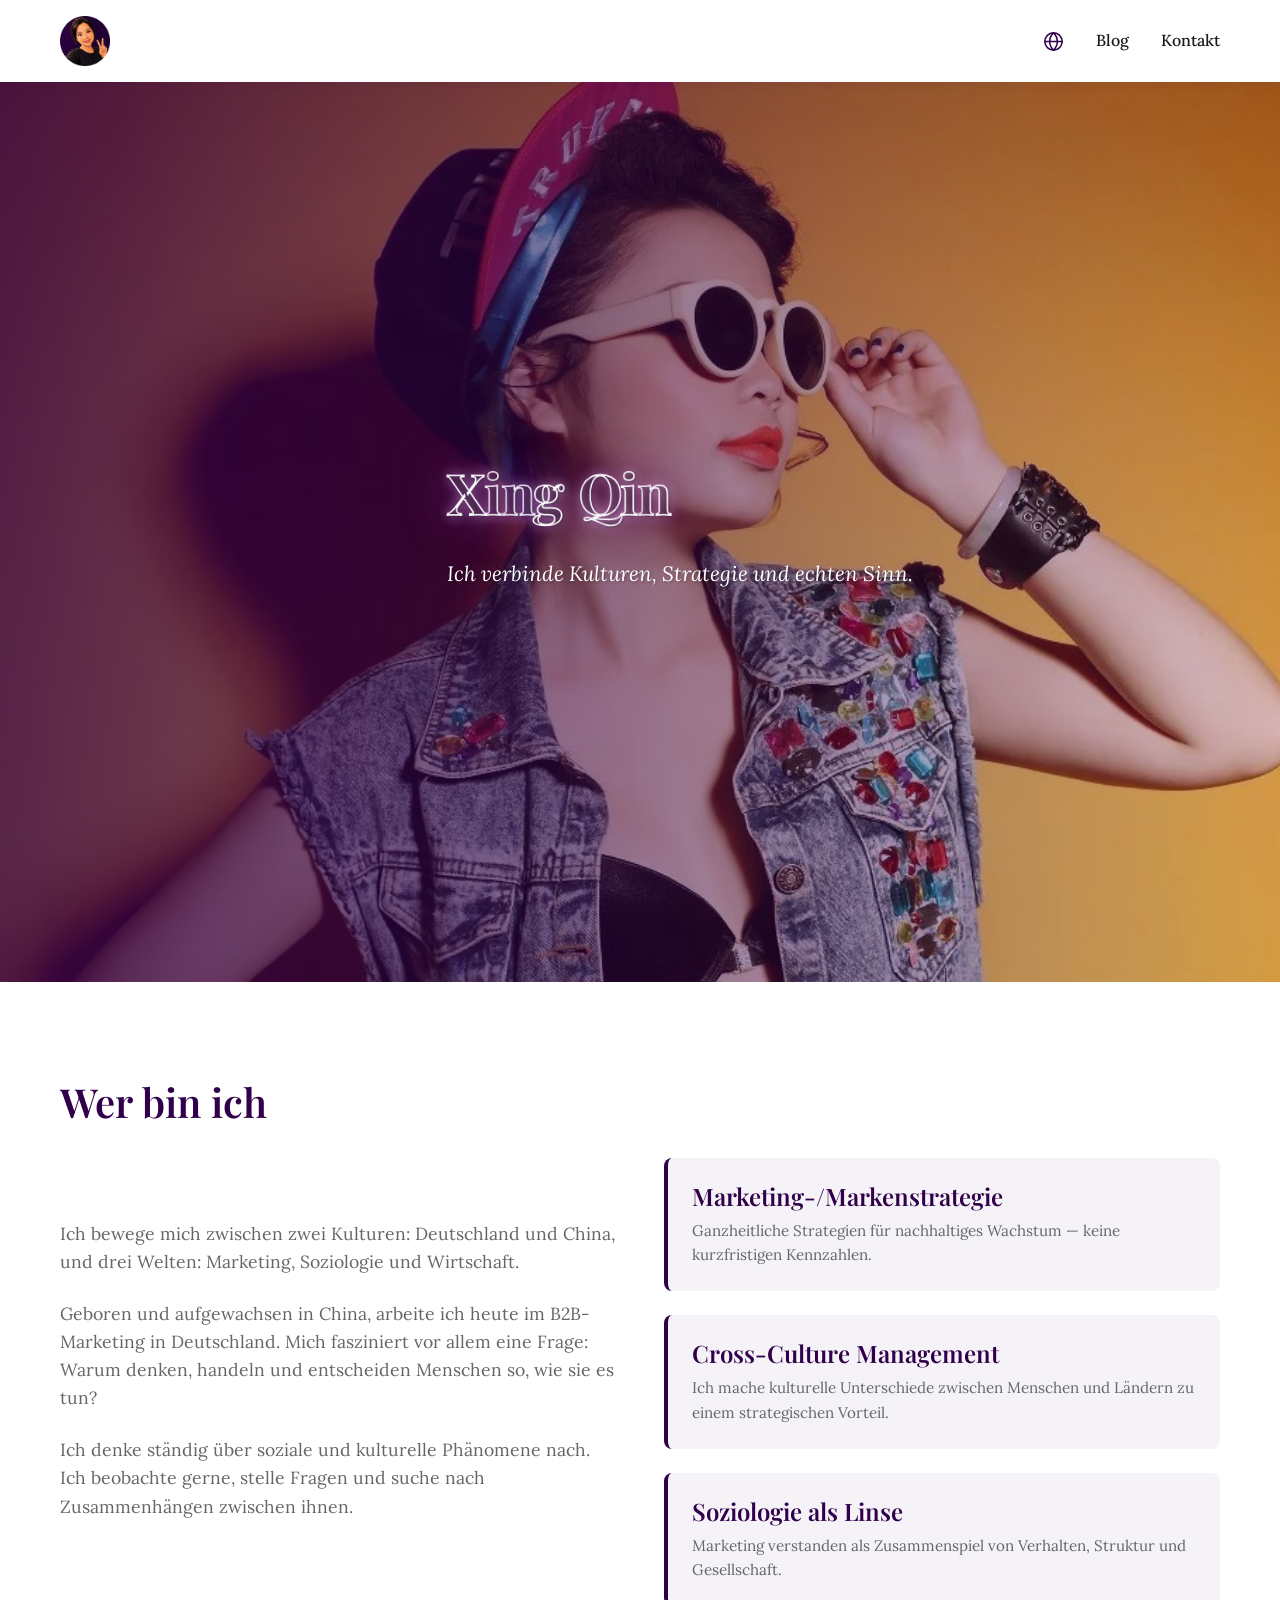
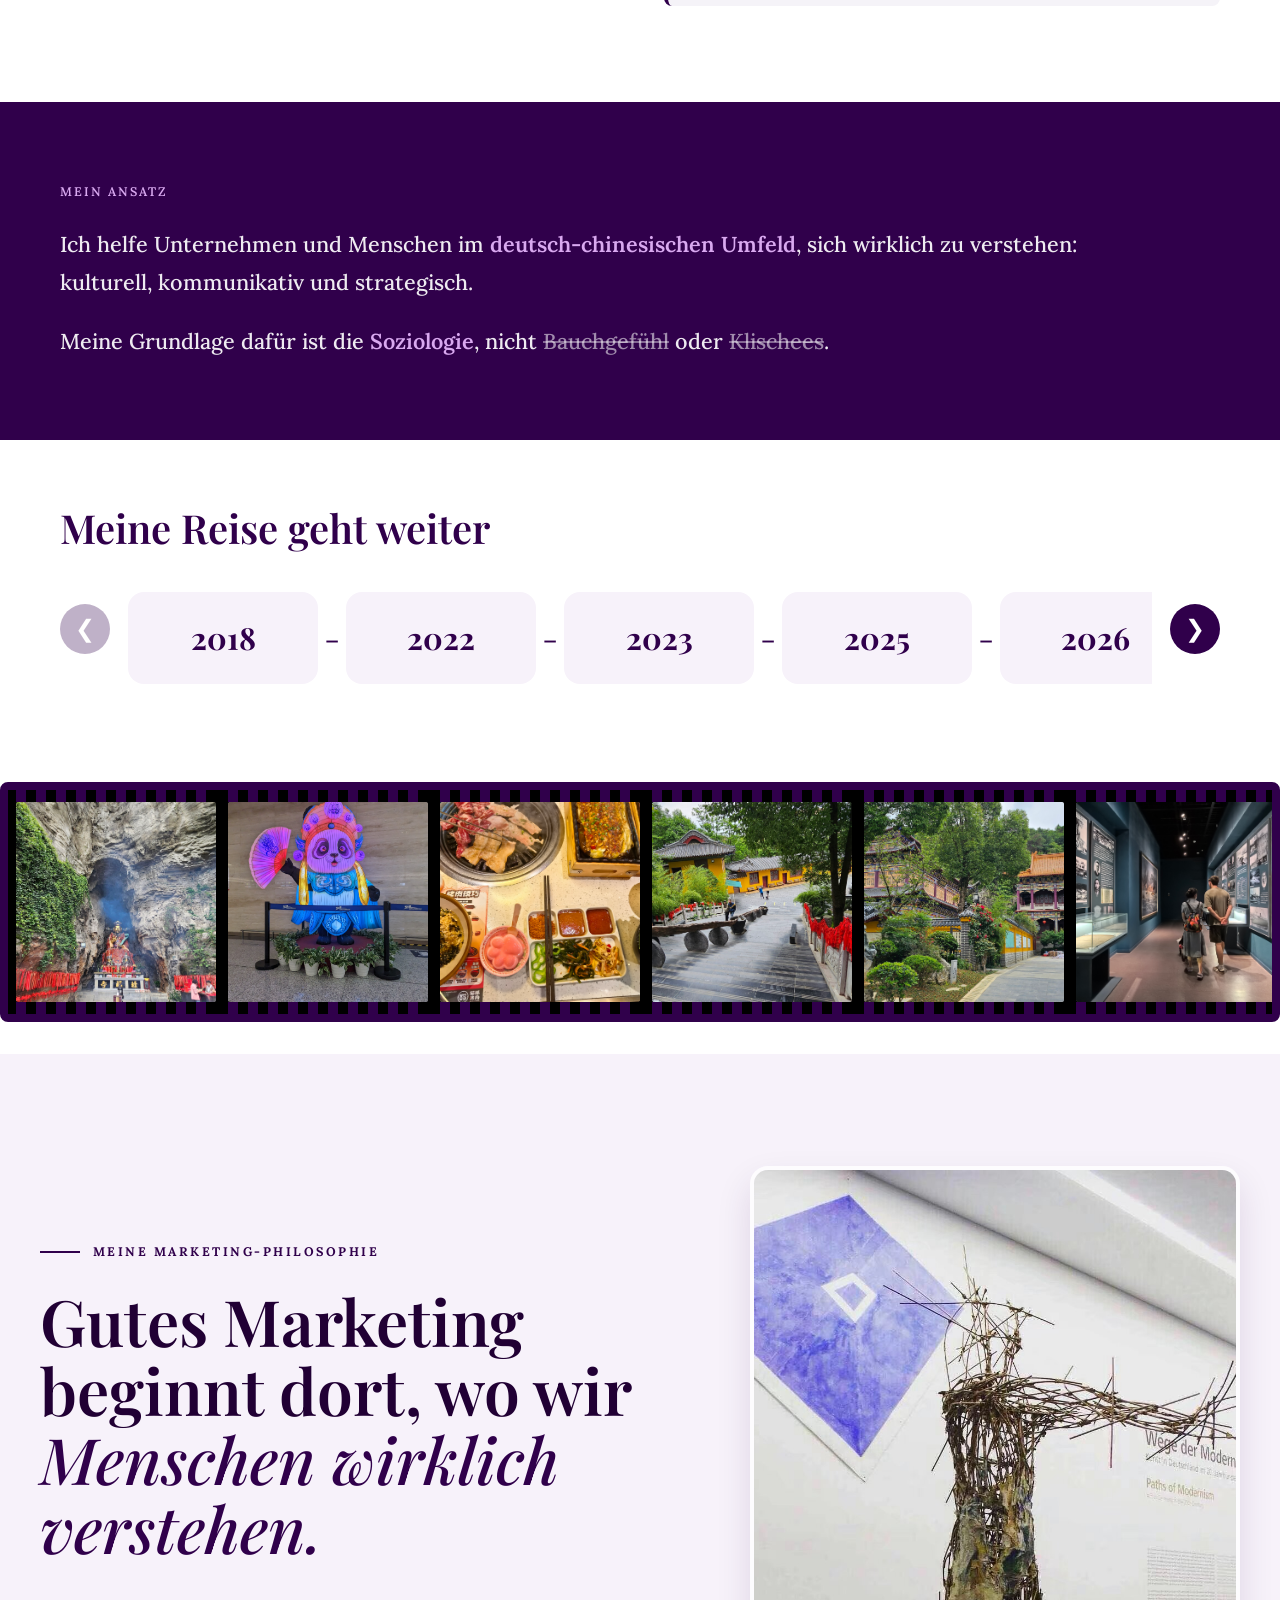
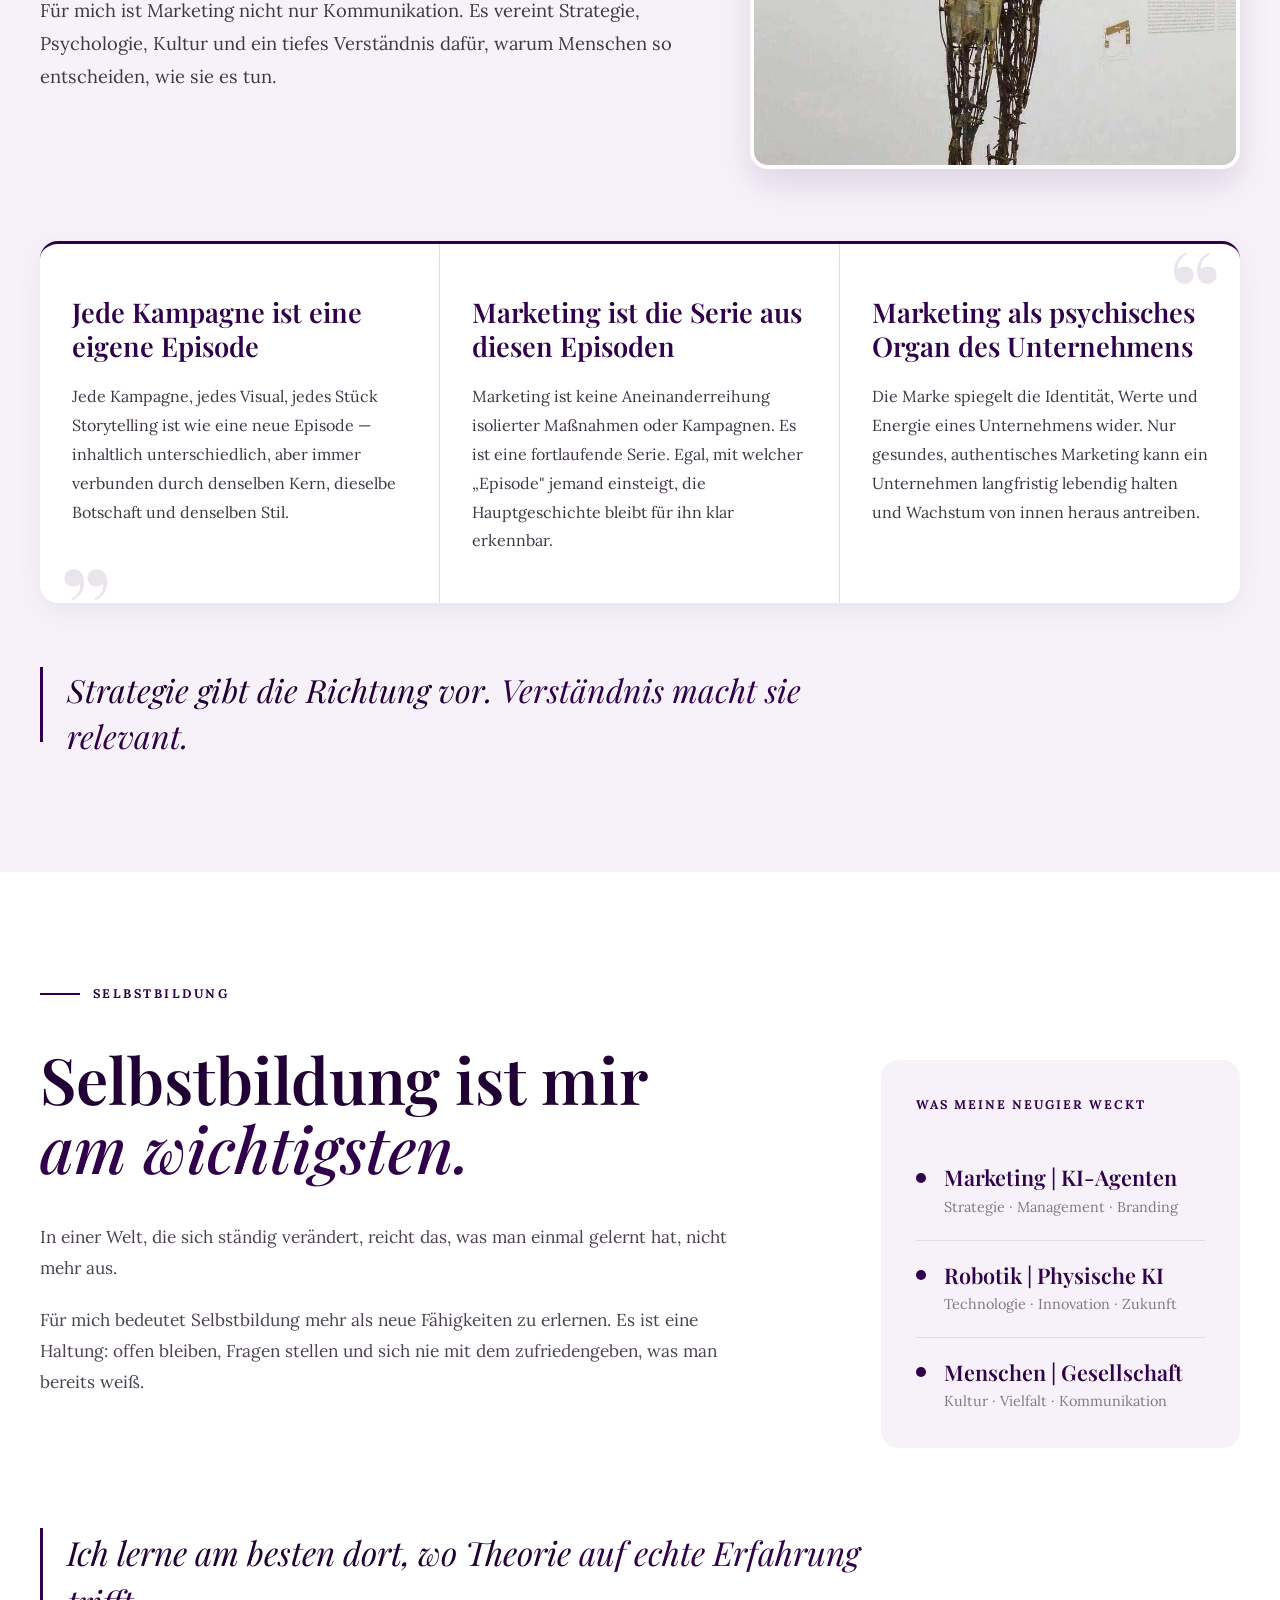
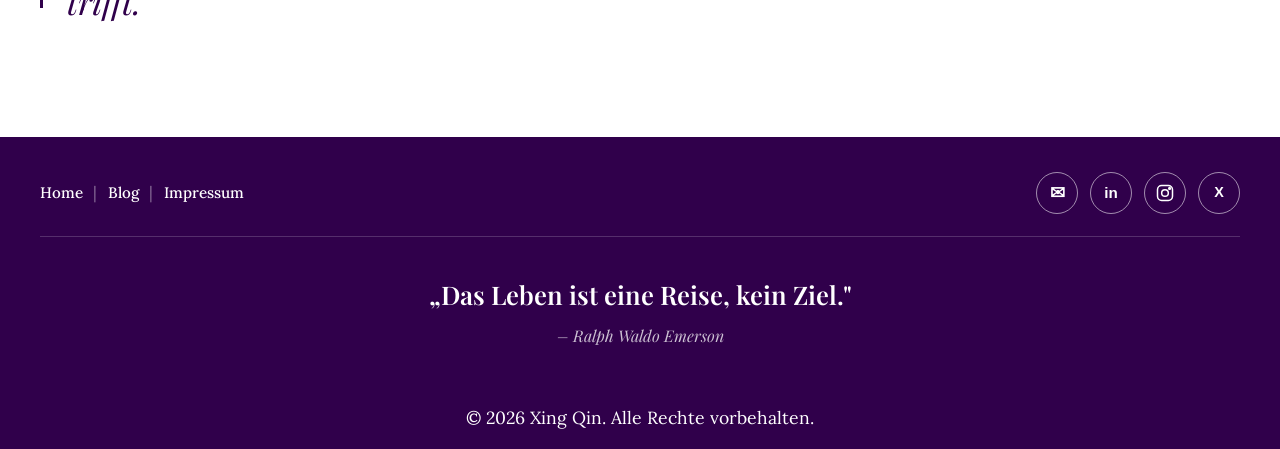
<file: index.html>
<!DOCTYPE html>
<html lang="de">
<head>
    <meta charset="UTF-8">
    <meta name="viewport" content="width=device-width, initial-scale=1.0">
    <title>Xing Qin</title>
    <meta name="description" content="Xing Qin – B2B Marketing-Strategin mit Hintergrund in Soziologie. Lebt zwischen Deutschland und China und verbindet Marketing, Kultur und ein tiefes Verständnis für Menschen.">
<link rel="canonical" href="https://doximing.github.io/">
<meta property="og:type" content="website">
<meta property="og:title" content="Xing Qin | B2B Marketing & interkulturelles Management">
<meta property="og:description" content="B2B Marketing-Strategin mit Hintergrund in Soziologie. Lebt zwischen Deutschland und China und verbindet Marketing, Kultur und ein tiefes Verständnis für Menschen.">
<meta property="og:image" content="https://doximing.github.io/hero.jpeg">
<meta property="og:url" content="https://doximing.github.io/">
<meta name="twitter:card" content="summary_large_image">
<link rel="icon" type="image/png" href="images/favicon.png">
<link rel="icon" type="image/x-icon" href="favicon.ico">
<link rel="apple-touch-icon" href="images/apple-touch-icon.png">
    <link href="https://fonts.googleapis.com/css2?family=Playfair+Display:wght@400;600;700&family=Lora:wght@400;500;600&display=swap" rel="stylesheet">
    <link rel="stylesheet" href="styles.css">
</head>
<body>
    <!-- Navigation -->
<div id="Home"></div>

<nav class="navbar">

    <div class="container">


        <!-- LEFT: Logo -->
        <div class="nav-brand">
        <a href="/">
            <img
                class="dcbo-nav-logo"
                src="images/xing-avatar.png"
                alt="Xing Qin">
            </a>
        </div>


        <!-- RIGHT: Language + Contact -->
        <div class="dcbo-nav-actions">


            <!-- Language dropdown -->
            <details class="dcbo-language-menu">

                <summary
                    class="dcbo-language-button"
                    aria-label="Sprache auswählen">

                    <svg
                        class="dcbo-language-icon"
                        viewBox="0 0 24 24"
                        aria-hidden="true">

                        <circle
                            cx="12"
                            cy="12"
                            r="9">
                        </circle>

                        <path d="M3 12h18"></path>

                        <path
                            d="M12 3c2.5 2.5 4 5.5 4 9s-1.5 6.5-4 9">
                        </path>

                        <path
                            d="M12 3c-2.5 2.5-4 5.5-4 9s1.5 6.5 4 9">
                        </path>

                    </svg>

                </summary>


                <div class="dcbo-language-dropdown">

                    <div class="dcbo-language-title">
                        Sprache auswählen
                    </div>


                    <!-- German -->
                    <a
                        class="dcbo-language-option dcbo-language-active"
                        href="/">

                        <span>Deutsch</span>

                        <span class="dcbo-language-check">
                            ✓
                        </span>

                    </a>


                    <!-- English -->
                    <a
                        class="dcbo-language-option"
                        href="/en/">

                        <span>English</span>

                    </a>

                </div>

            </details>


            <!-- Contact -->
            <ul class="nav-menu">
             <li>
                  <a href="/blog/">
                      Blog
                 </a>
              </li>
                <li>
                    <a href="#Kontakt">
                        Kontakt
                    </a>
                </li>

            </ul>


        </div>

    </div>

</nav>
    
    <!-- Hero Section with Background Image -->
    <section id="home" class="hero">
        <div class="hero-overlay"></div>
        <div class="container">
            <div class="hero-content">
                <div class="hero-text">
                    <h1 class="hero-title" id="heroTitle">Xing Qin</h1>
                    <p class="hero-subtitle"> Ich verbinde Kulturen, Strategie und echten Sinn. </p>
                </div>
            </div>
        </div>
    </section>

    <!-- About Section -->
    <section id="about" class="about">
        <div class="container">
            <h2>Wer bin ich</h2>
            <div class="about-content">
                <div class="about-text">
                    <p>
                        Ich bewege mich zwischen zwei Kulturen: Deutschland und China,
                        und drei Welten: Marketing, Soziologie und Wirtschaft.
                    </p>
                    <p>
                        Geboren und aufgewachsen in China, arbeite ich heute im B2B-Marketing in Deutschland.
                        Mich fasziniert vor allem eine Frage: Warum denken, handeln und entscheiden Menschen so, wie sie es tun?
                    </p>
                     <p>
                    Ich denke ständig über soziale und kulturelle Phänomene nach.   
                    Ich beobachte gerne, stelle Fragen und suche nach Zusammenhängen zwischen ihnen.
                     </p>
                </div>
                <div class="about-highlights">
                    <div class="highlight">
                        <h3>Marketing-/Markenstrategie</h3>
                        <p>Ganzheitliche Strategien für nachhaltiges Wachstum — keine kurzfristigen Kennzahlen.</p>
                    </div>
                    <div class="highlight">
                        <h3>Cross-Culture Management</h3>
                        <p>Ich mache kulturelle Unterschiede zwischen Menschen und Ländern zu einem strategischen Vorteil.</p>
                    </div>
                    <div class="highlight">
                        <h3>Soziologie als Linse</h3>
                        <p>Marketing verstanden als Zusammenspiel von Verhalten, Struktur und Gesellschaft.</p>
                    </div>
                </div>
            </div>
        </div>
    </section>

    <!-- Mein Ansatz Section -->
    <section id="ansatz" class="approach">
        <div class="container">
            <span class="approach-kicker">Mein Ansatz</span>
            <p>
                Ich helfe Unternehmen und Menschen im <span class="approach-accent">deutsch-chinesischen Umfeld</span>,
                sich wirklich zu verstehen:<br> kulturell, kommunikativ und strategisch.
            </p>
            <p>
                Meine Grundlage dafür ist die <span class="approach-accent">Soziologie</span>, nicht <span class="approach-muted">Bauchgefühl</span> oder <span class="approach-muted">Klischees</span>.
            </p>
        </div>
    </section>

    <!-- My Journey Section -->
    <section id="journey" class="journey">
    <div class="container">

        <h2>Meine Reise geht weiter</h2>


        <div class="dcbo-year-carousel">


            <!-- ======================================
                 CSS-ONLY CAROUSEL POSITIONS
                 ====================================== -->

            <input class="dcbo-year-state" type="radio" name="dcbo-year-position" id="dcbo-year-pos-1" checked="">

            <input class="dcbo-year-state" type="radio" name="dcbo-year-position" id="dcbo-year-pos-2">

            <input class="dcbo-year-state" type="radio" name="dcbo-year-position" id="dcbo-year-pos-3">

            <input class="dcbo-year-state" type="radio" name="dcbo-year-position" id="dcbo-year-pos-4">

            <input class="dcbo-year-state" type="radio" name="dcbo-year-position" id="dcbo-year-pos-5">

            <input class="dcbo-year-state" type="radio" name="dcbo-year-position" id="dcbo-year-pos-6">

            <input class="dcbo-year-state" type="radio" name="dcbo-year-position" id="dcbo-year-pos-7">


            <!-- ======================================
                 YEAR VIEWPORT
                 ====================================== -->

            <div class="dcbo-year-viewport">

                <div class="dcbo-year-track">


                    <!-- 2018 -->
                    <div class="dcbo-year-item dcbo-year-item-2018" tabindex="0">

                        <div class="dcbo-year-pill">
                            2018
                        </div>

                    </div>


                    <!-- 2022 -->
                    <div class="dcbo-year-item dcbo-year-item-2022" tabindex="0">

                        <div class="dcbo-year-pill">
                            2022
                        </div>

                    </div>


                    <!-- 2023 -->
                    <div class="dcbo-year-item dcbo-year-item-2023" tabindex="0">

                        <div class="dcbo-year-pill">
                            2023
                        </div>

                    </div>


                    <!-- 2025 -->
                    <div class="dcbo-year-item dcbo-year-item-2025" tabindex="0">

                        <div class="dcbo-year-pill">
                            2025
                        </div>

                    </div>


                    <!-- 2026 -->
                    <div class="dcbo-year-item dcbo-year-item-2026" tabindex="0">

                        <div class="dcbo-year-pill">
                            2026
                        </div>

                    </div>


                    <!-- FUTURE -->
                    <div class="dcbo-year-item dcbo-year-item-future" tabindex="0">

                        <div class="dcbo-year-pill">
                            202x
                        </div>

                    </div>


                </div>

            </div>


            <!-- ======================================
                 CENTRAL DETAIL POPUPS
                 ====================================== -->


            <!-- 2018 -->
            <div class="dcbo-year-popup dcbo-year-popup-2018">

                <div class="dcbo-year-popup-year">
                    2018
                </div>

                <h3>
                    Soziologie studiert
                </h3>

                <div class="dcbo-year-popup-divider"></div>

                <p>
                    B.A. und M.A. in 4 Jahren, deutlich schneller als der Standard.
                    Ja, ich bin stolz auf mich selbst!
                </p>

            </div>


            <!-- 2022 -->
            <div class="dcbo-year-popup dcbo-year-popup-2022">

                <div class="dcbo-year-popup-year">
                    2022
                </div>

                <h3>
                    Einstieg ins B2B-Marketing
                </h3>

                <div class="dcbo-year-popup-divider"></div>

                <p>
                    Soziologie und Marketing? Für mich ein Perspektivvorteil, kein Widerspruch.
                </p>

            </div>


            <!-- 2023 -->
            <div class="dcbo-year-popup dcbo-year-popup-2023">

                <div class="dcbo-year-popup-year">
                    2023
                </div>

                <h3>
                    Neuausrichtung und Mutterschaft
                </h3>

                <div class="dcbo-year-popup-divider"></div>

                <p>
                    In diesem Jahr ist viel passiert.
                    Eine neue Rolle im Job, Schwangerschaft, ein neues Baby, alles gleichzeitig.
                    Herausforderung angenommen!
                </p>

            </div>


            <!-- 2025 -->
            <div class="dcbo-year-popup dcbo-year-popup-2025">

                <div class="dcbo-year-popup-year">
                    2025
                </div>

                <h3>
                    Von der Umsetzung zur Strategie
                </h3>

                <div class="dcbo-year-popup-divider"></div>

                <p>
                    Neuer Job, neue Herausforderung. Karriere und Familie? Das bekomme ich gut hin.
                </p>

            </div>


            <!-- 2026 -->
            <div class="dcbo-year-popup dcbo-year-popup-2026">

                <div class="dcbo-year-popup-year">
                    2026
                </div>

                <h3>
                    Aufbruch in die KI-Zukunft
                </h3>

                <div class="dcbo-year-popup-divider"></div>

                <p>
                    KI ist mein Buddy, im Job und im Leben.
                    Ich bin überzeugt: Diese Fähigkeit macht den entscheidenden Unterschied.
                </p>

            </div>


            <!-- FUTURE -->
            <div class="dcbo-year-popup dcbo-year-popup-future">

                <div class="dcbo-year-popup-year">
                    202x
                </div>

                <h3>
                    Fortsetzung folgt...
                </h3>

                <div class="dcbo-year-popup-divider"></div>

                <p>
                    Gespannt, was als Nächstes kommt!
                </p>

            </div>


            <!-- ======================================
                 ARROWS — POSITION 1
                 ====================================== -->

            <div class="dcbo-year-controls dcbo-year-controls-1">

                <span class="film-arrow dcbo-year-arrow dcbo-year-arrow-disabled" aria-hidden="true">
                    ❮
                </span>

                <label class="film-arrow dcbo-year-arrow" for="dcbo-year-pos-2" aria-label="Weiter">
                    ❯
                </label>

            </div>


            <!-- POSITION 2 -->
            <div class="dcbo-year-controls dcbo-year-controls-2">

                <label class="film-arrow dcbo-year-arrow" for="dcbo-year-pos-1" aria-label="Zurück">
                    ❮
                </label>

                <label class="film-arrow dcbo-year-arrow" for="dcbo-year-pos-3" aria-label="Weiter">
                    ❯
                </label>

            </div>


            <!-- POSITION 3 -->
            <div class="dcbo-year-controls dcbo-year-controls-3">

                <label class="film-arrow dcbo-year-arrow" for="dcbo-year-pos-2" aria-label="Zurück">
                    ❮
                </label>

                <label class="film-arrow dcbo-year-arrow" for="dcbo-year-pos-4" aria-label="Weiter">
                    ❯
                </label>

            </div>


            <!-- POSITION 4 -->
            <div class="dcbo-year-controls dcbo-year-controls-4">

                <label class="film-arrow dcbo-year-arrow" for="dcbo-year-pos-3" aria-label="Zurück">
                    ❮
                </label>

                <label class="film-arrow dcbo-year-arrow" for="dcbo-year-pos-5" aria-label="Weiter">
                    ❯
                </label>

            </div>


            <!-- POSITION 5 -->
            <div class="dcbo-year-controls dcbo-year-controls-5">

                <label class="film-arrow dcbo-year-arrow" for="dcbo-year-pos-4" aria-label="Zurück">
                    ❮
                </label>

                <label class="film-arrow dcbo-year-arrow" for="dcbo-year-pos-6" aria-label="Weiter">
                    ❯
                </label>

            </div>


            <!-- POSITION 6 -->
            <div class="dcbo-year-controls dcbo-year-controls-6">

                <label class="film-arrow dcbo-year-arrow" for="dcbo-year-pos-5" aria-label="Zurück">
                    ❮
                </label>

                <label class="film-arrow dcbo-year-arrow" for="dcbo-year-pos-7" aria-label="Weiter">
                    ❯
                </label>

            </div>


            <!-- POSITION 7 -->
            <div class="dcbo-year-controls dcbo-year-controls-7">

                <label class="film-arrow dcbo-year-arrow" for="dcbo-year-pos-6" aria-label="Zurück">
                    ❮
                </label>

                <span class="film-arrow dcbo-year-arrow dcbo-year-arrow-disabled" aria-hidden="true">
                    ❯
                </span>

            </div>


        </div>

    </div>

<!-- Automatic Film Strip Photo Gallery -->
<div class="film-strip-wrapper">

    <div class="film-strip-container">

        <div class="film-strip dcbo-film-loop">

            <!-- ORIGINAL PHOTO SET -->
            <div class="dcbo-film-group">

                <div class="film-photo">
                    <img src="images/caishen.jpg" alt="chinesischer Gott des Reichtums" class="film-photo-img">
                </div>

                <div class="film-photo">
                    <img src="images/chengdu-airport-panda.jpg" alt="Panda am Flughafen Chengdu" class="film-photo-img">
                </div>

                <div class="film-photo">
                    <img src="images/chengdu-bbq.jpg" alt="BBQ in Chengdu" class="film-photo-img">
                </div>

                <div class="film-photo">
                    <img src="images/guiyang-temple-stairs.jpg" alt="Tempeltreppe in Guiyang" class="film-photo-img">
                </div>

                <div class="film-photo">
                    <img src="images/guiyang-temple.jpg" alt="Tempel in Guiyang" class="film-photo-img">
                </div>

                <div class="film-photo">
                    <img src="images/wanzhou-museum.jpg" alt="Museum in Wanzhou" class="film-photo-img">
                </div>

                <div class="film-photo">
                    <img src="images/wanzhou-nudel-hot.jpg" alt="scharfe Nudeln in Wanzhou" class="film-photo-img">
                </div>

                <div class="film-photo">
                    <img src="images/wanzhou-nudel.jpg" alt="Nudeln in Wanzhou" class="film-photo-img">
                </div>
                
                <div class="film-photo">
                    <img src="images/me-leona-walk.jpg" alt="mein Baby und ich" class="film-photo-img">
                </div>
                
                <div class="film-photo">
                    <img src="images/milano-dom.jpg" alt="Mailänder Dom" class="film-photo-img">
                </div>
               
                <div class="film-photo">
                    <img src="images/sirmione-italy.jpg" alt="Sirmione Italien" class="film-photo-img">
                </div>

                <div class="film-photo">
                    <img src="images/tibet.jpg" alt="Tibet China" class="film-photo-img">
                </div>

                <div class="film-photo">
                    <img src="images/peking.jpg" alt="Peking China" class="film-photo-img">
                </div>

                <div class="film-photo">
                    <img src="images/mauer.jpg" alt="Chinesische Mauer" class="film-photo-img">
                </div>

                <div class="film-photo">
                    <img src="images/schnee.jpg" alt="Schnee Tibet" class="film-photo-img">
                </div>
                
            </div>


            <!-- DUPLICATE SET FOR SEAMLESS LOOP -->
            <div class="dcbo-film-group" aria-hidden="true">

                <div class="film-photo">
                    <img src="images/caishen.jpg" alt="chinesischer Gott des Reichtums" class="film-photo-img">
                </div>

                <div class="film-photo">
                    <img src="images/chengdu-airport-panda.jpg" alt="Panda am Flughafen Chengdu" class="film-photo-img">
                </div>

                <div class="film-photo">
                    <img src="images/chengdu-bbq.jpg" alt="BBQ in Chengdu" class="film-photo-img">
                </div>

                <div class="film-photo">
                    <img src="images/guiyang-temple-stairs.jpg" alt="Tempeltreppe in Guiyang" class="film-photo-img">
                </div>

                <div class="film-photo">
                    <img src="images/guiyang-temple.jpg" alt="Tempel in Guiyang" class="film-photo-img">
                </div>


                <div class="film-photo">
                    <img src="images/wanzhou-museum.jpg" alt="Museum in Wanzhou" class="film-photo-img">
                </div>

                <div class="film-photo">
                    <img src="images/wanzhou-nudel-hot.jpg" alt="scharfe Nudeln in Wanzhou" class="film-photo-img">
                </div>

                <div class="film-photo">
                    <img src="images/wanzhou-nudel.jpg" alt="Nudeln in Wanzhou" class="film-photo-img">
                </div>

                <div class="film-photo">
                    <img src="images/me-leona-walk.jpg" alt="mein Baby und ich" class="film-photo-img">
                </div>
                
                <div class="film-photo">
                    <img src="images/milano-dom.jpg" alt="Mailänder Dom" class="film-photo-img">
                </div>
               
                <div class="film-photo">
                    <img src="images/sirmione-italy.jpg" alt="Sirmione Italien" class="film-photo-img">
                </div>
                
                <div class="film-photo">
                    <img src="images/tibet.jpg" alt="Tibet China" class="film-photo-img">
                </div>

                <div class="film-photo">
                    <img src="images/peking.jpg" alt="Peking China" class="film-photo-img">
                </div>

                <div class="film-photo">
                    <img src="images/mauer.jpg" alt="Chinesische Mauer" class="film-photo-img">
                </div>

                <div class="film-photo">
                    <img src="images/schnee.jpg" alt="Schnee Tibet" class="film-photo-img">
                </div>
                
            </div>

        </div>

    </div>

</div>
    </section>

    <!-- ==========================================
     MARKETING PHILOSOPHY SECTION
     ========================================== -->

<section id="dcbo-philosophy" class="dcbo-philosophy">

    <div class="dcbo-philosophy-container">


        <!-- ==================================
             TOP AREA: TEXT + IMAGE
             ================================== -->

        <div class="dcbo-philosophy-top">

            <div class="dcbo-philosophy-intro">

                <div class="dcbo-philosophy-eyebrow">
                    <span class="dcbo-philosophy-line"></span>
                    MEINE MARKETING-PHILOSOPHIE
                </div>

                <h2 class="dcbo-philosophy-title">
                    Gutes Marketing beginnt dort, wo wir
                    <span>Menschen wirklich verstehen.</span>
                </h2>

                <p class="dcbo-philosophy-lead">
                    Für mich ist Marketing nicht nur Kommunikation.
                    Es vereint Strategie, Psychologie, Kultur
                    und ein tiefes Verständnis dafür, warum Menschen so entscheiden, wie sie es tun.
                </p>

            </div>


            <!-- Personal image -->
            <div class="dcbo-philosophy-image-wrap">

                <img
                    class="dcbo-philosophy-image"
                    src="museum.jpg"
                    alt="Professionelles Gespräch mit Menschen">

            </div>

        </div>


        <!-- ==================================
             CONNECTED PHILOSOPHY STATEMENT
             ================================== -->

        <div class="dcbo-philosophy-series">

            <!-- Card 1 -->
            <div class="dcbo-philosophy-series-item">

                <h3>
                    Jede Kampagne ist eine eigene Episode
                </h3>

                <p>
                    Jede Kampagne, jedes Visual, jedes Stück Storytelling ist wie eine neue Episode
                    — inhaltlich unterschiedlich, aber immer verbunden durch denselben Kern,
                    dieselbe Botschaft und denselben Stil.
                </p>

            </div>


            <!-- Card 2 -->
            <div class="dcbo-philosophy-series-item">

                <h3>
                    Marketing ist die Serie aus diesen Episoden
                </h3>

                <p>
                    Marketing ist keine Aneinanderreihung isolierter Maßnahmen oder Kampagnen.
                    Es ist eine fortlaufende Serie.
                    Egal, mit welcher „Episode" jemand einsteigt,
                    die Hauptgeschichte bleibt für ihn klar erkennbar.
                </p>

            </div>


            <!-- Card 3 -->
            <div class="dcbo-philosophy-series-item">

                <h3>
                    Marketing als psychisches Organ des Unternehmens
                </h3>

                <p>
                    Die Marke spiegelt die Identität, Werte und Energie eines Unternehmens wider.
                    Nur gesundes, authentisches Marketing kann ein Unternehmen langfristig
                    lebendig halten und Wachstum von innen heraus antreiben.
                </p>

            </div>

        </div>


        <!-- ==================================
             CLOSING STATEMENT
             ================================== -->

        <div class="dcbo-philosophy-statement">

            <div class="dcbo-philosophy-statement-line"></div>

            <p>
                Strategie gibt die Richtung vor.
                <span>Verständnis macht sie relevant.</span>
            </p>

        </div>

    </div>

</section>

    <!-- ==========================================
     SELF-EDUCATION SECTION
     ========================================== -->

<section id="dcbo-self-education" class="dcbo-self-education">

    <div class="dcbo-self-education-container">

        <!-- Section label -->
        <div class="dcbo-self-education-eyebrow">
            <span class="dcbo-self-education-line"></span>
            SELBSTBILDUNG
        </div>


        <!-- Main layout -->
        <div class="dcbo-self-education-grid">


            <!-- Left: main story -->
            <div class="dcbo-self-education-content">

                <h2 class="dcbo-self-education-title">
                    Selbstbildung ist mir
                    <span>am wichtigsten.</span>
                </h2>


                <div class="dcbo-self-education-text">

                    <p>
                        In einer Welt, die sich ständig verändert,
                        reicht das, was man einmal gelernt hat, nicht mehr aus.
                    </p>

                    <p>
                        Für mich bedeutet Selbstbildung mehr als neue Fähigkeiten zu erlernen.
                        Es ist eine Haltung: offen bleiben, Fragen stellen
                        und sich nie mit dem zufriedengeben, was man bereits weiß.
                    </p>

                </div>

            </div>


            <!-- Right: learning interests -->
            <div class="dcbo-self-education-interests">

                <div class="dcbo-self-education-interests-title">
                    Was meine Neugier weckt
                </div>


                <div class="dcbo-self-education-interest">

                    <span class="dcbo-self-education-interest-dot"></span>

                    <div>
                        <h3>Marketing | KI-Agenten</h3>

                        <p>
                            Strategie · Management · Branding
                        </p>
                    </div>

                </div>


                <div class="dcbo-self-education-interest">

                    <span class="dcbo-self-education-interest-dot"></span>

                    <div>
                        <h3>Robotik | Physische KI</h3>

                        <p>
                            Technologie · Innovation · Zukunft
                        </p>
                    </div>

                </div>


                <div class="dcbo-self-education-interest">

                    <span class="dcbo-self-education-interest-dot"></span>

                    <div>
                        <h3>Menschen | Gesellschaft</h3>

                        <p>
                            Kultur · Vielfalt · Kommunikation
                        </p>
                    </div>

                </div>

            </div>

        </div>


        <!-- Closing statement -->
        <div class="dcbo-self-education-statement">

            <div class="dcbo-self-education-statement-line"></div>

            <p>
                Ich lerne am besten dort, wo Theorie
                <span>auf echte Erfahrung trifft.</span>
            </p>

        </div>

    </div>

</section>
    
<!-- Diese Sektion ist auskommentiert und wird nicht angezeigt
    <!-- Insights & Thoughts Section -->
    <section id="insights" class="insights">
        <!-- div class="container">
            <h2>Einblicke & Gedanken</h2>
            <div class="insights-grid">
                <div class="insight-card">
                    <div class="insight-image" style="background: linear-gradient(135deg, #30004b, #4a0a65);"></div>
                    <h3>Einblick Eins</h3>
                    <p>
                        Teile deine Perspektive zu einem Thema, das dich bewegt.
                        Was hast du gelernt? Was wünschst du dir, dass mehr Menschen darüber verstehen?
                    </p>
                    <a href="#" class="insight-link">Weiterlesen →</a>
                </div>

                <div class="insight-card">
                    <div class="insight-image" style="background: linear-gradient(135deg, #5a1575, #7a2d95);"></div>
                    <h3>Einblick Zwei</h3>
                    <p>
                        Ein weiterer Gedanke, der deine berufliche Haltung prägt.
                        Welche Trends siehst du? Was ist deine Sicht auf Branchenentwicklungen?
                    </p>
                    <a href="#" class="insight-link">Weiterlesen →</a>
                </div>

                <div class="insight-card">
                    <div class="insight-image" style="background: linear-gradient(135deg, #4a0a65, #30004b);"></div>
                    <h3>Einblick Drei</h3>
                    <p>
                        Teile Erfahrungswissen. Welchen Rat würdest du anderen in deinem Feld geben?
                        Welche Fehler sollten sie vermeiden?
                    </p>
                    <a href="#" class="insight-link">Weiterlesen →</a>
                </div>
            </div>
        </div -->
    </section>

<footer class="dcbo-footer">

    <div class="dcbo-footer-container">

        <!-- Top row: navigation + social -->
        <div class="dcbo-footer-top">

            <!-- Left navigation -->
            <nav class="dcbo-footer-nav" aria-label="Footer Navigation">
                <a href="#Home">Home</a>
                <span class="dcbo-footer-nav-divider">|</span>
                <a href="/blog/">Blog</a>
                <span class="dcbo-footer-nav-divider">|</span>
                <a href="/impressum.html">Impressum</a>
            </nav>


            <!-- Right social icons -->
<div id="Kontakt" class="dcbo-footer-social">

    <!-- E-Mail -->
    <a
        class="dcbo-footer-icon"
        href="mailto:x.privat@d0m1.de"
        aria-label="E-Mail">
        ✉
    </a>


    <!-- LinkedIn -->
    <a
        class="dcbo-footer-icon dcbo-footer-icon-text"
        href="https://www.linkedin.com/in/xing-qin/"
        aria-label="LinkedIn">
        in
    </a>


    <!-- Instagram -->
    <a
        class="dcbo-footer-icon"
        href="https://www.instagram.com/xing311"
        aria-label="Instagram">

        <svg
            class="dcbo-footer-instagram-icon"
            viewBox="0 0 24 24"
            aria-hidden="true">

            <rect
                x="3"
                y="3"
                width="18"
                height="18"
                rx="5"
                ry="5">
            </rect>

            <circle
                cx="12"
                cy="12"
                r="4">
            </circle>

            <circle
                cx="17.5"
                cy="6.5"
                r="1">
            </circle>

        </svg>

    </a>


    <!-- XING -->
    <a
        class="dcbo-footer-icon dcbo-footer-icon-xing"
        href="https://www.xing.com/profile/Xing_Qin7/"
        aria-label="XING">
        X
    </a>

</div>

        </div>


        <!-- Centered quotation -->
        <div class="dcbo-footer-quote">

            <p>
                „Das Leben ist eine Reise, kein Ziel."
            </p>

            <span>
                – Ralph Waldo Emerson
            </span>

        </div>

    </div>

</footer>

    <!-- Footer Copyright -->
    <footer class="footer">
        <div class="container">
            <p>&copy; 2026 Xing Qin. Alle Rechte vorbehalten.</p>
        </div>
    </footer>

    <script>
        function scrollFilmStrip(direction) {
            const filmStrip = document.getElementById('filmStrip');
            const scrollAmount = 300; // Adjust this value for scroll distance
            filmStrip.scrollLeft += direction * scrollAmount;
        }
    </script>

        <!-- Animierter Hero-Name -->
    <script>
        (function () {
            const titleEl = document.getElementById('heroTitle');
            if (!titleEl) return;
            if (window.innerWidth < 700) return;

            const text = titleEl.textContent;
            titleEl.textContent = '';

            function rand(min, max) {
                return Math.random() * (max - min) + min;
            }

            const mid = text.length / 2;

            [...text].forEach((char, i) => {
                const span = document.createElement('span');
                span.className = 'letter' + (char === ' ' ? ' space' : '');
                span.textContent = char === ' ' ? '\u00A0' : char;

                const biasSign = i < mid ? 1 : -1;
                const flip = Math.random() < 0.15 ? -1 : 1;

                const dx = rand(45, 115) * biasSign * flip;
                const dy = rand(18, 36) * (Math.random() < 0.5 ? -1 : 1);
                const rot = rand(6, 16) * (Math.random() < 0.5 ? -1 : 1);

                span.style.setProperty('--dx', dx.toFixed(1));
                span.style.setProperty('--dy', dy.toFixed(1));
                span.style.setProperty('--rot', rot.toFixed(1));
                span.style.animationDuration = '5s, 5s';
                span.style.animationDelay = '0s, 0s';
                span.style.zIndex = Math.floor(rand(1, 10));

                titleEl.appendChild(span);
            });
        })();
    </script>

    <!-- ==========================================
     Tracking with goatcounter
     ========================================== -->
    <script data-goatcounter="https://xingqin.goatcounter.com/count"
        async src="//gc.zgo.at/count.js"></script>
    
</body>
</html>
</file>
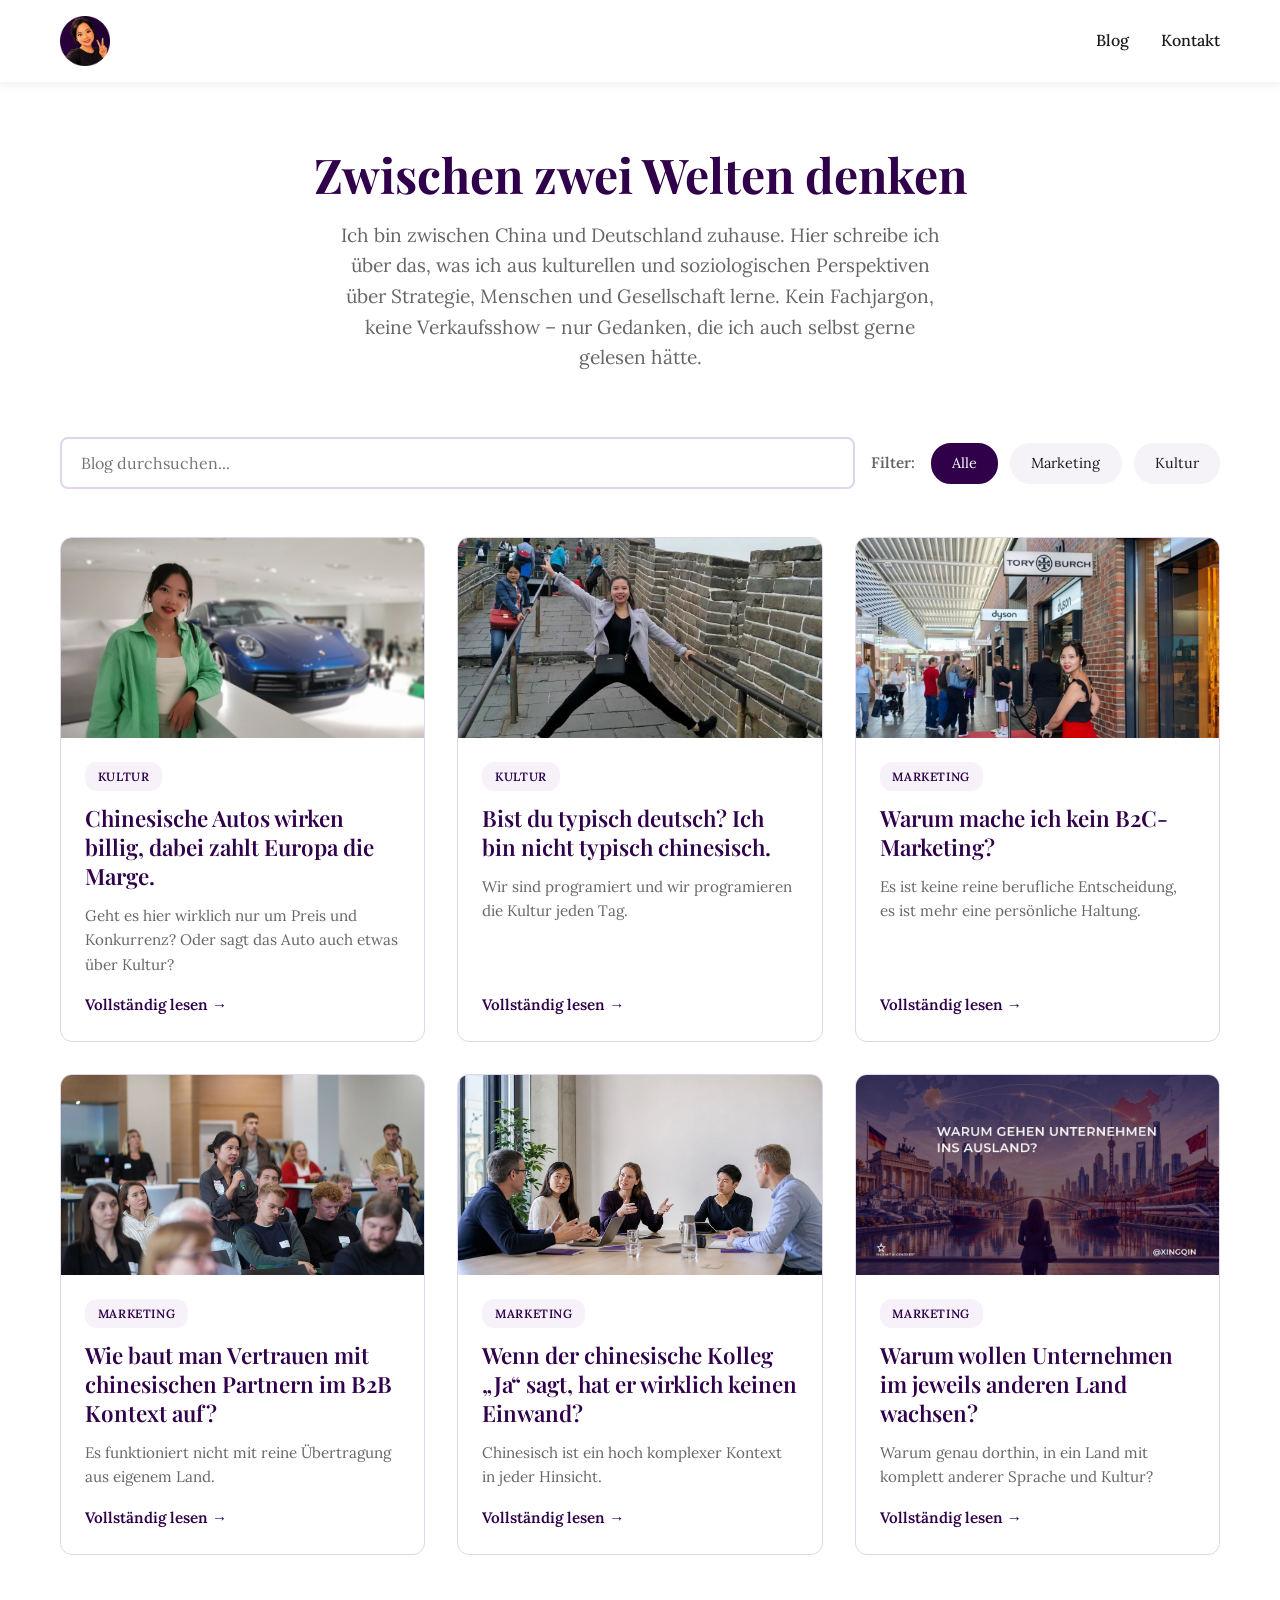
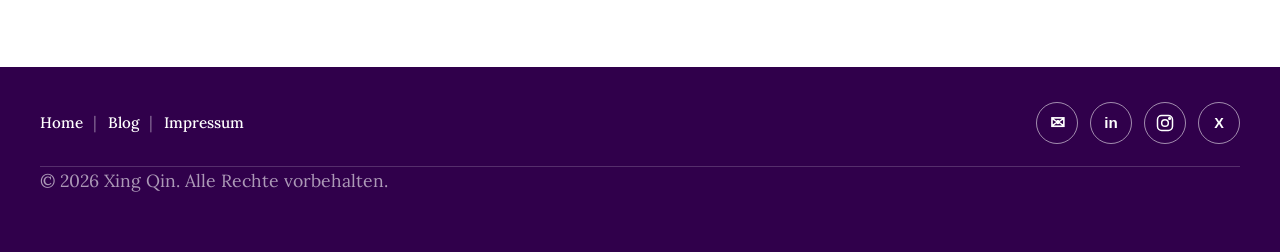
<file: blog/index.html>
<!DOCTYPE html>
<html lang="de">
<head>
    <meta charset="UTF-8">
    <meta name="viewport" content="width=device-width, initial-scale=1.0">
    <title>Mein Blog - Xing Qin</title>
    <meta name="description" content="Gedanken über Marketing, Kultur, Menschen und die Zukunft von Xing Qin.">
<link rel="canonical" href="https://doximing.github.io/blog/">
<meta property="og:type" content="website">
<meta property="og:title" content="Blog - Xing Qin">
<meta property="og:description" content="Gedanken über Marketing, Kultur, Menschen und die Zukunft.">
<meta property="og:url" content="https://doximing.github.io/blog/">
<meta name="twitter:card" content="summary">
<link rel="icon" type="image/png" href="../images/favicon.png">
<link rel="icon" type="image/x-icon" href="../favicon.ico">
<link rel="apple-touch-icon" href="../images/apple-touch-icon.png">
    <link href="https://fonts.googleapis.com/css2?family=Playfair+Display:wght@400;600;700&family=Lora:wght@400;500;600&display=swap" rel="stylesheet">
    <link rel="stylesheet" href="../styles.css">
    <link rel="stylesheet" href="./css/blog-main.css">
</head>
<body>
    <div id="Home"></div>
    <nav class="navbar">
        <div class="container">
            <div class="nav-brand"><a href="/"><img class="dcbo-nav-logo" src="../images/xing-avatar.png" alt="Xing Qin"></a></div>
            <div class="dcbo-nav-actions">
                <!-- details class="dcbo-language-menu">
                    <summary class="dcbo-language-button" aria-label="Sprache auswählen">
                        <svg class="dcbo-language-icon" viewBox="0 0 24 24" aria-hidden="true"><circle cx="12" cy="12" r="9"></circle><path d="M3 12h18"></path><path d="M12 3c2.5 2.5 4 5.5 4 9s-1.5 6.5-4 9"></path><path d="M12 3c-2.5 2.5-4 5.5-4 9s1.5 6.5 4 9"></path></svg>
                    </summary>
                    <div class="dcbo-language-dropdown"><div class="dcbo-language-title">Sprache auswählen</div><a class="dcbo-language-option dcbo-language-active" href="/blog/"><span>Deutsch</span><span class="dcbo-language-check">✓</span></a><a class="dcbo-language-option" href="/en/blog/"><span>English</span></a></div>
                </details>
                -->
                <ul class="nav-menu"><li><a href="/blog/">Blog</a></li><li><a href="#Kontakt">Kontakt</a></li></ul>
            </div>
        </div>
    </nav>
    <section class="blog-listing-section">
        <div class="blog-listing-container">
            <div class="blog-listing-header"><h1>Zwischen zwei Welten denken</h1>
                <p>Ich bin zwischen China und Deutschland zuhause. Hier schreibe ich über das, was ich aus kulturellen und soziologischen Perspektiven über Strategie, Menschen und Gesellschaft lerne. Kein Fachjargon, keine Verkaufsshow – nur Gedanken, die ich auch selbst gerne gelesen hätte.</p></div>
            <div class="blog-filters-section">
                <div class="blog-search-box"><input type="text" id="blogSearch" placeholder="Blog durchsuchen..."></div>
                <span class="blog-filter-label">Filter:</span>
                <div class="blog-filters-group"><button class="blog-filter-button active" data-filter="all">Alle</button><button class="blog-filter-button" data-filter="marketing">Marketing</button><button class="blog-filter-button" data-filter="kultur">Kultur</button></div>
            </div>
            
            <div class="blog-grid" id="blogGrid">
                <a href="./article/chinesische-autos-wirken-billig.html" class="blog-card" data-topic="kultur">
                    <img src="images/posche.jpg" alt="posche musium" class="blog-card-image">
                    <div class="blog-card-content"><div class="blog-card-meta"><span class="blog-card-topic">Kultur</span></div>
                        <h3 class="blog-card-title">Chinesische Autos wirken billig, dabei zahlt Europa die Marge.</h3>
                        <p class="blog-card-excerpt">Geht es hier wirklich nur um Preis und Konkurrenz? Oder sagt das Auto auch etwas über Kultur?</p>
                        <span class="blog-card-link">Vollständig lesen →</span></div></a>
                
                <a href="./article/ich-bin-nicht-typisch-chinesisch.html" class="blog-card" data-topic="kultur">
                    <img src="images/ich bin nicht typisch cn.jpg" alt="Ich bin nicht typisch chinesisch" class="blog-card-image">
                    <div class="blog-card-content"><div class="blog-card-meta"><span class="blog-card-topic">Kultur</span></div>
                        <h3 class="blog-card-title">Bist du typisch deutsch? Ich bin nicht typisch chinesisch.</h3>
                        <p class="blog-card-excerpt">Wir sind programiert und wir programieren die Kultur jeden Tag.</p>
                        <span class="blog-card-link">Vollständig lesen →</span></div></a>
                
                <a href="./article/ich-mache-kein-b2c-marketing.html" class="blog-card" data-topic="marketing">
                    <img src="images/blog-kein-b2c.jpg" alt="Warum mache ich kein B2C-Marketing" class="blog-card-image">
                    <div class="blog-card-content"><div class="blog-card-meta"><span class="blog-card-topic">Marketing</span></div>
                        <h3 class="blog-card-title">Warum mache ich kein B2C-Marketing?</h3>
                        <p class="blog-card-excerpt">Es ist keine reine berufliche Entscheidung, es ist mehr eine persönliche Haltung.</p><span class="blog-card-link">Vollständig lesen →</span></div></a>
                
                <a href="./article/vertrauen-mit-china-b2b-marketing.html" class="blog-card" data-topic="marketing">
                    <img src="images/xing fragen.jpeg" alt="vertrauen aufbauen mit chinesen" class="blog-card-image">
                    <div class="blog-card-content"><div class="blog-card-meta"><span class="blog-card-topic">Marketing</span></div>
                        <h3 class="blog-card-title">Wie baut man Vertrauen mit chinesischen Partnern im B2B Kontext auf?</h3>
                        <p class="blog-card-excerpt">Es funktioniert nicht mit reine Übertragung aus eigenem Land.</p>
                        <span class="blog-card-link">Vollständig lesen →</span></div></a>
               
                <a href="./article/chinesische-kollegen-sagen-ja-aber-meinen-nein.html" class="blog-card" data-topic="marketing">
                    <img src="images/cn kollegen sagen nein.png" alt="Wenn der chinesische Kolleg „Ja“ sagt, hat er wirklich keinen Einwand?" class="blog-card-image">
                    <div class="blog-card-content"><div class="blog-card-meta"><span class="blog-card-topic">Marketing</span></div>
                        <h3 class="blog-card-title">Wenn der chinesische Kolleg „Ja“ sagt, hat er wirklich keinen Einwand?</h3>
                        <p class="blog-card-excerpt">Chinesisch ist ein hoch komplexer Kontext in jeder Hinsicht.</p>
                        <span class="blog-card-link">Vollständig lesen →</span></div></a>
                    
                <a href="./article/warum-wollen-unternehmen-ins-ausland.html" class="blog-card" data-topic="marketing">
                    <img src="images/blog-deutschland-china.jpg" alt="Warum Unternehmen im jeweils anderen Land wachsen wollen" class="blog-card-image">
                    <div class="blog-card-content"><div class="blog-card-meta"><span class="blog-card-topic">Marketing</span></div><h3 class="blog-card-title">Warum wollen Unternehmen im jeweils anderen Land wachsen?</h3><p class="blog-card-excerpt">Warum genau dorthin, in ein Land mit komplett anderer Sprache und Kultur?</p><span class="blog-card-link">Vollständig lesen →</span></div></a>
             </div>
            
            <div class="blog-empty-state" id="emptyState" style="display:none;"><h3>Keine Beiträge gefunden</h3><p>Versuchen Sie, Ihre Suche oder Filter anzupassen.</p></div>
        </div>
    </section>
    <footer class="dcbo-footer"><div class="dcbo-footer-container"><div class="dcbo-footer-top"><nav class="dcbo-footer-nav" aria-label="Footer Navigation"><a href="/">Home</a><span class="dcbo-footer-nav-divider">|</span><a href="/blog/">Blog</a><span class="dcbo-footer-nav-divider">|</span><a href="/impressum.html">Impressum</a></nav><div id="Kontakt" class="dcbo-footer-social"><a class="dcbo-footer-icon" href="mailto:x.privat@d0m1.de" aria-label="E-Mail">✉</a><a class="dcbo-footer-icon dcbo-footer-icon-text" href="https://www.linkedin.com/in/xing-qin/" aria-label="LinkedIn">in</a><a class="dcbo-footer-icon" href="https://www.instagram.com/xing311" aria-label="Instagram"><svg class="dcbo-footer-instagram-icon" viewBox="0 0 24 24" aria-hidden="true"><rect x="3" y="3" width="18" height="18" rx="5" ry="5"></rect><circle cx="12" cy="12" r="4"></circle><circle cx="17.5" cy="6.5" r="1"></circle></svg></a><a class="dcbo-footer-icon dcbo-footer-icon-xing" href="https://www.xing.com/profile/Xing_Qin7/" aria-label="XING">X</a></div></div><div class="dcbo-footer-bottom"><p>&copy; 2026 Xing Qin. Alle Rechte vorbehalten.</p></div></div></footer>
    <script>
        const blogSearch = document.getElementById('blogSearch'); const filterButtons = document.querySelectorAll('.blog-filter-button'); const blogCards = document.querySelectorAll('.blog-card'); const emptyState = document.getElementById('emptyState'); let currentFilter = 'all';
        filterButtons.forEach(button => button.addEventListener('click', () => { filterButtons.forEach(item => item.classList.remove('active')); button.classList.add('active'); currentFilter = button.dataset.filter; filterAndSearch(); })); blogSearch.addEventListener('input', filterAndSearch);
        function filterAndSearch() { const searchTerm = blogSearch.value.toLowerCase(); let visible = 0; blogCards.forEach(card => { const matchesFilter = currentFilter === 'all' || card.dataset.topic === currentFilter; const matchesSearch = card.textContent.toLowerCase().includes(searchTerm); card.style.display = matchesFilter && matchesSearch ? '' : 'none'; if (matchesFilter && matchesSearch) visible++; }); emptyState.style.display = visible ? 'none' : 'block'; }
    </script>
</body>
</html>
</file>
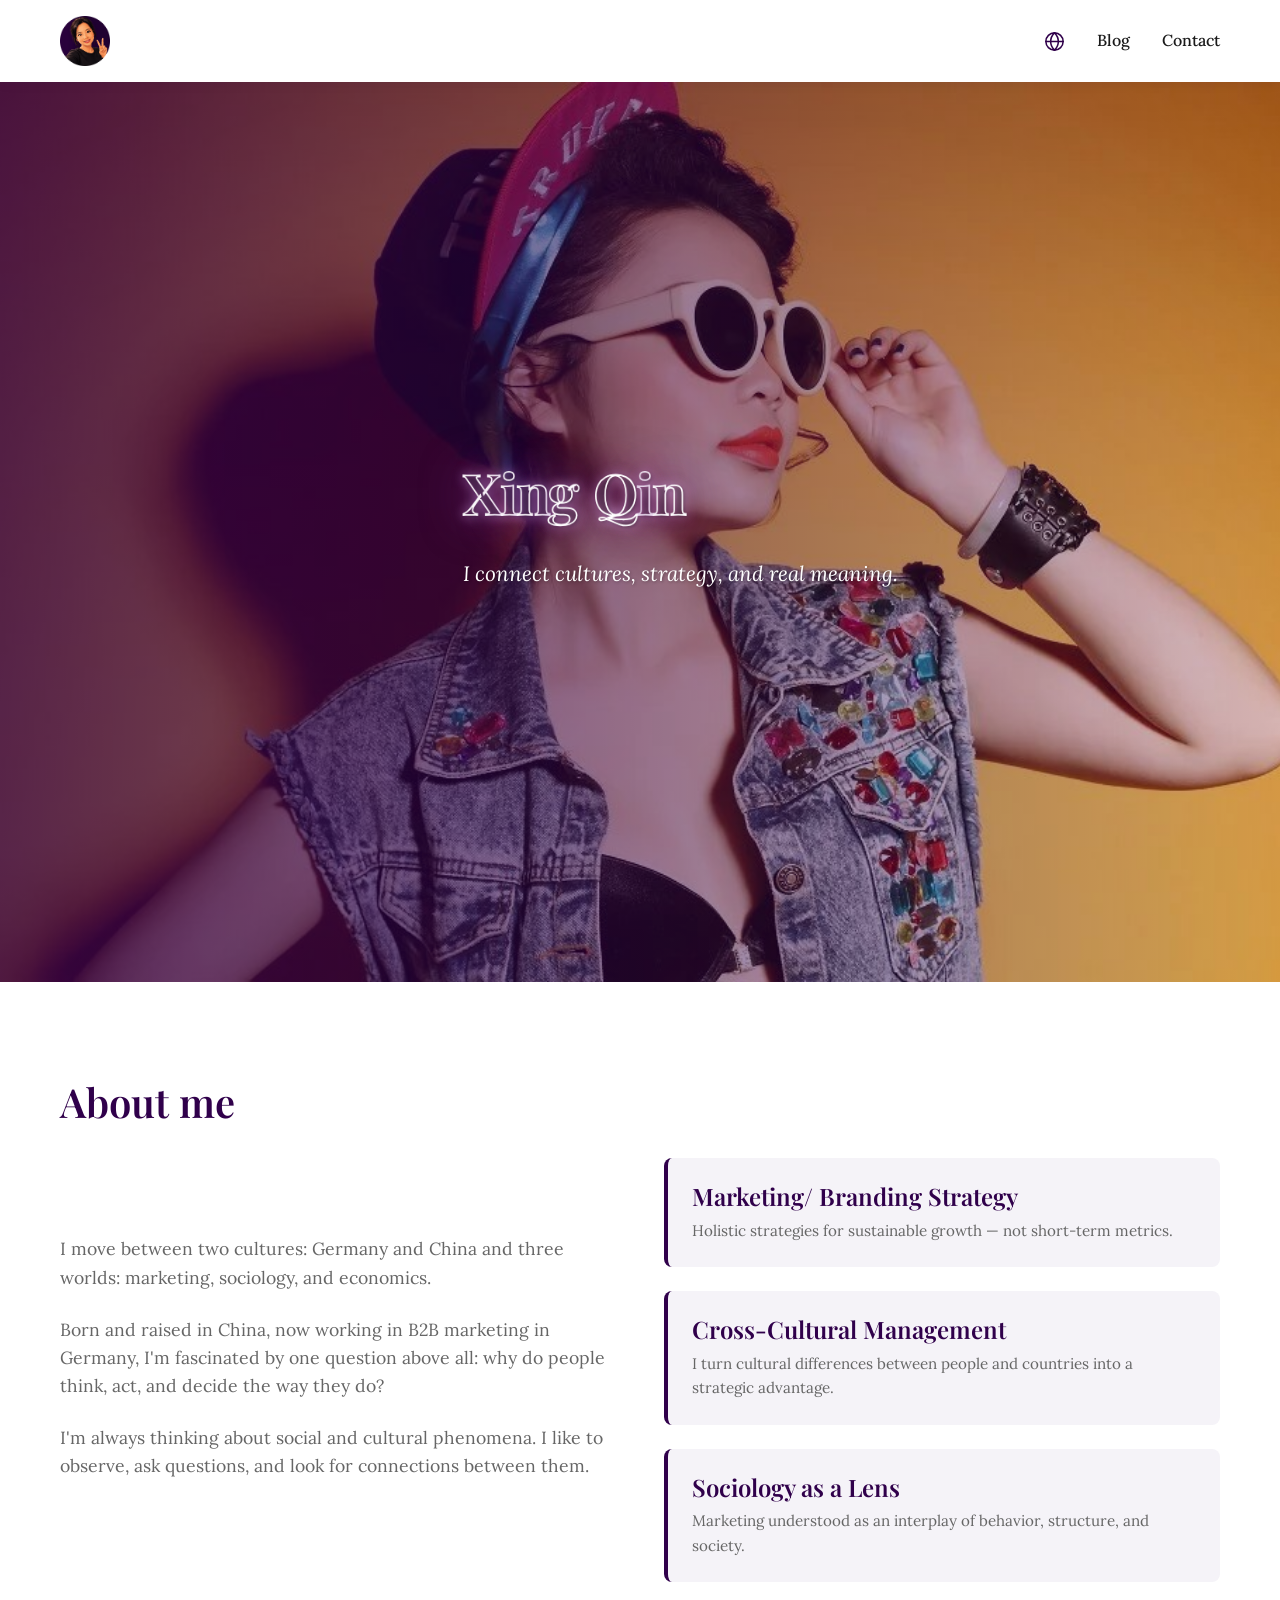
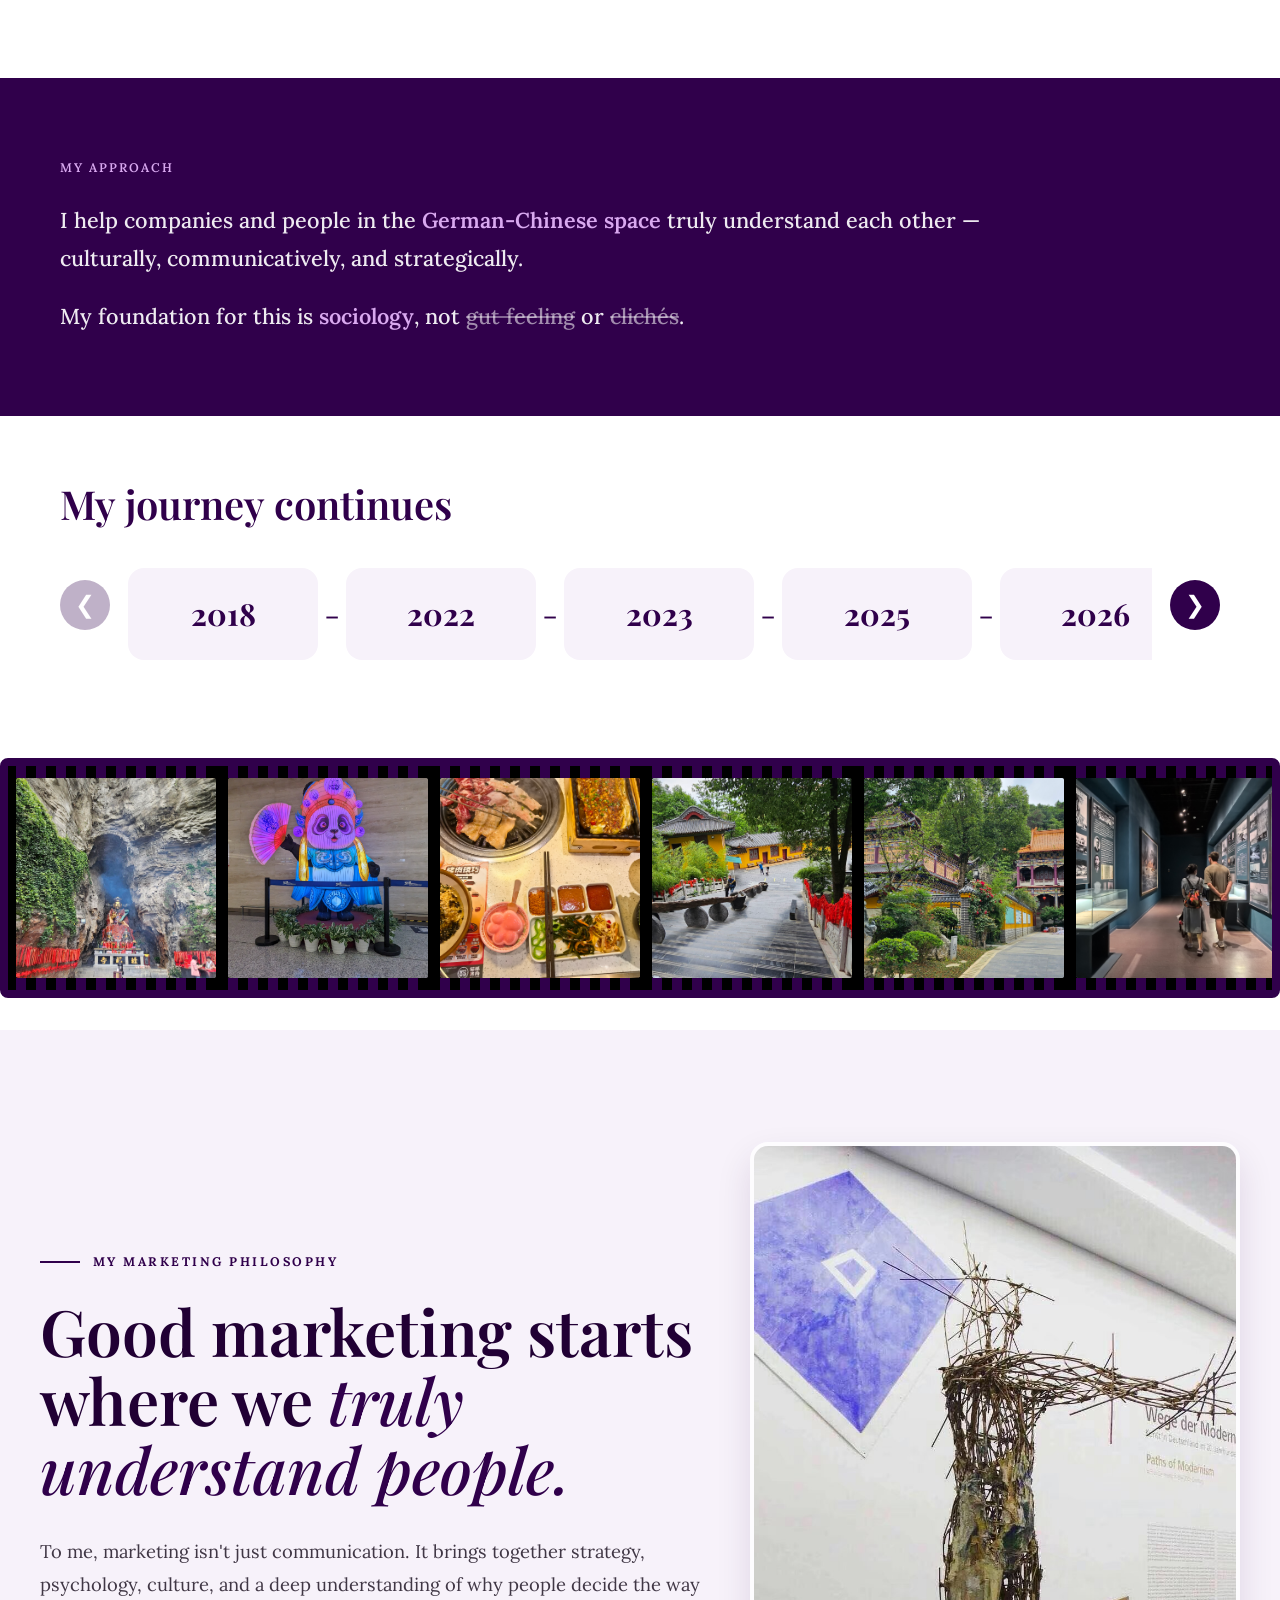
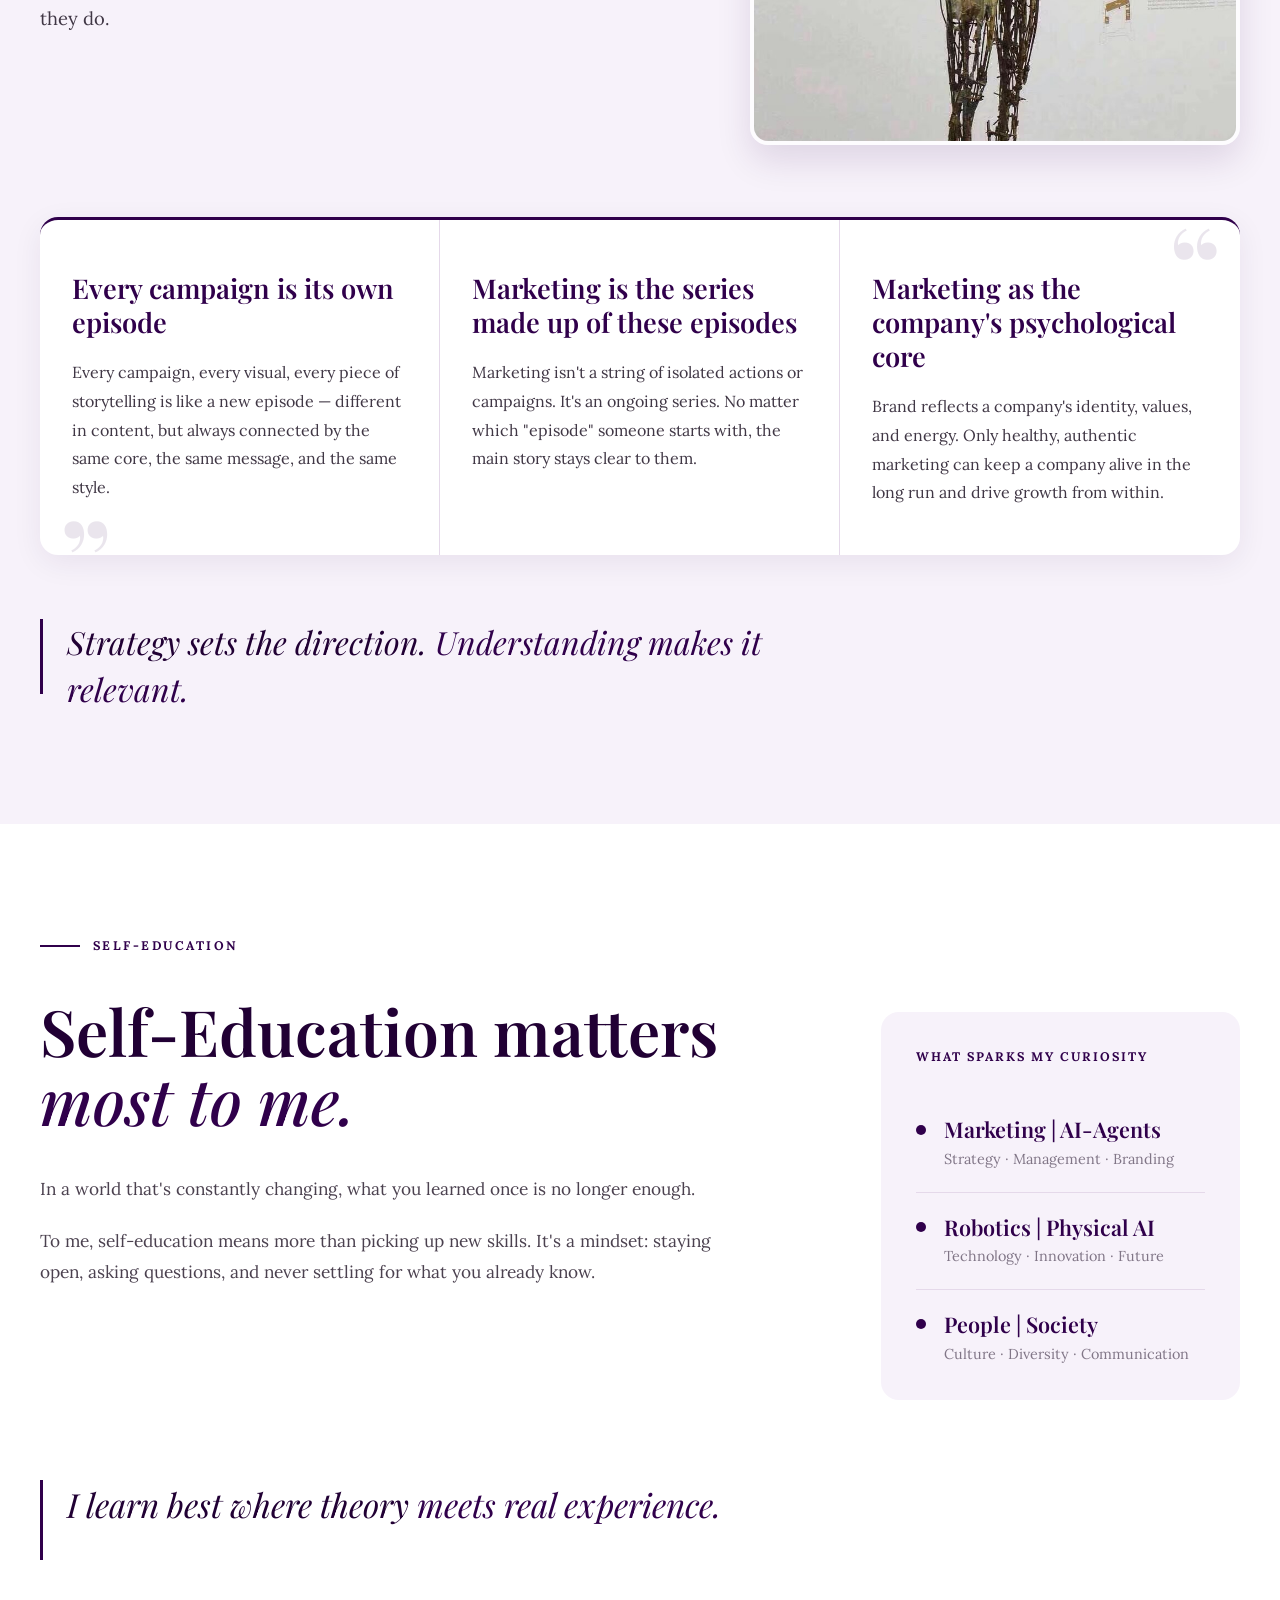
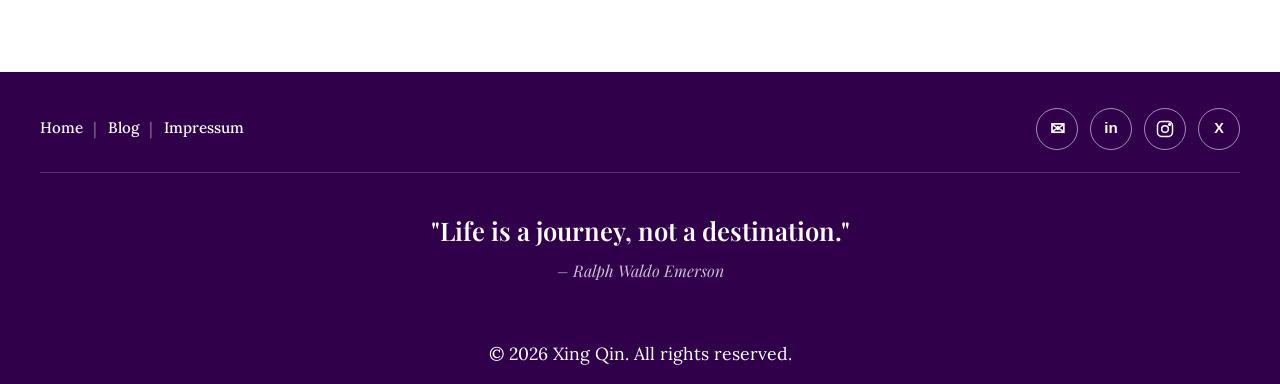
<file: en/index.html>
<!DOCTYPE html>
<html lang="en">
<head>
    <meta charset="UTF-8">
    <meta name="viewport" content="width=device-width, initial-scale=1.0">
    <title>Xing Qin</title>
    <meta name="description" content="Xing Qin – B2B marketing strategist with a background in sociology. Living between Germany and China, she connects marketing, culture and a deep understanding of people.">
<link rel="canonical" href="https://doximing.github.io/en/">
<meta property="og:type" content="website">
<meta property="og:title" content="Xing Qin | B2B Marketing & Cross-Cultural Management">
<meta property="og:description" content="B2B marketing strategist with a background in sociology. Living between Germany and China, she connects marketing, culture and a deep understanding of people.">
<meta property="og:image" content="https://doximing.github.io/hero.jpeg">
<meta property="og:url" content="https://doximing.github.io/en/">
<meta name="twitter:card" content="summary_large_image">
<link rel="icon" type="image/png" href="../images/favicon.png">
<link rel="icon" type="image/x-icon" href="../favicon.ico">
<link rel="apple-touch-icon" href="../images/apple-touch-icon.png">
    <link href="https://fonts.googleapis.com/css2?family=Playfair+Display:wght@400;600;700&family=Lora:wght@400;500;600&display=swap" rel="stylesheet">
    <link rel="stylesheet" href="../styles.css">
</head>
<body>
    <!-- Navigation -->
<div id="Home"></div>

<nav class="navbar">

    <div class="container">


        <!-- LEFT: Logo -->
        <div class="nav-brand">
        <a href="/en/">
            <img
                class="dcbo-nav-logo"
                src="../images/xing-avatar.png"
                alt="Xing Qin">
            </a>
        </div>


        <!-- RIGHT: Language + Contact -->
        <div class="dcbo-nav-actions">


            <!-- Language dropdown -->
            <details class="dcbo-language-menu">

                <summary
                    class="dcbo-language-button"
                    aria-label="Select language">

                    <svg
                        class="dcbo-language-icon"
                        viewBox="0 0 24 24"
                        aria-hidden="true">

                        <circle
                            cx="12"
                            cy="12"
                            r="9">
                        </circle>

                        <path d="M3 12h18"></path>

                        <path
                            d="M12 3c2.5 2.5 4 5.5 4 9s-1.5 6.5-4 9">
                        </path>

                        <path
                            d="M12 3c-2.5 2.5-4 5.5-4 9s1.5 6.5 4 9">
                        </path>

                    </svg>

                </summary>


                <div class="dcbo-language-dropdown">

                    <div class="dcbo-language-title">
                        Select language
                    </div>


                    <!-- German -->
                    <a
                        class="dcbo-language-option"
                        href="/">

                        <span>Deutsch</span>

                    </a>


                    <!-- English -->
                    <a
                        class="dcbo-language-option dcbo-language-active"
                        href="/en/">

                        <span>English</span>

                        <span class="dcbo-language-check">
                            ✓
                        </span>

                    </a>

                </div>

            </details>


            <!-- Contact -->
            <ul class="nav-menu">
             <li>
                  <a href="/en/blog/">
                      Blog
                 </a>
              </li>
                <li>
                    <a href="#Kontakt">
                        Contact
                    </a>
                </li>

            </ul>


        </div>

    </div>

</nav>
    
    <!-- Hero Section with Background Image -->
    <section id="home" class="hero">
        <div class="hero-overlay"></div>
        <div class="container">
            <div class="hero-content">
                <div class="hero-text">
                    <h1 class="hero-title" id="heroTitle">Xing Qin</h1>
                    <p class="hero-subtitle">I connect cultures, strategy, and real meaning.</p>
                </div>
            </div>
        </div>
    </section>

    <!-- About Section -->
    <section id="about" class="about">
        <div class="container">
            <h2>About me</h2>
            <div class="about-content">
                <div class="about-text">
                    <p>
                        I move between two cultures: Germany and China 
                        and three worlds: marketing, sociology, and economics.
                    </p>
                    <p>
                        Born and raised in China, now working in B2B marketing in Germany,
                        I'm fascinated by one question above all: why do people think, act, and decide the way they do?
                    </p>
                     <p>
                    I'm always thinking about social and cultural phenomena.   
                    I like to observe, ask questions, and look for connections between them.
                     </p>
                </div>
                <div class="about-highlights">
                    <div class="highlight">
                        <h3>Marketing/ Branding Strategy</h3>
                        <p>Holistic strategies for sustainable growth — not short-term metrics.</p>
                    </div>
                    <div class="highlight">
                        <h3>Cross-Cultural Management</h3>
                        <p>I turn cultural differences between people and countries into a strategic advantage.</p>
                    </div>
                    <div class="highlight">
                        <h3>Sociology as a Lens</h3>
                        <p>Marketing understood as an interplay of behavior, structure, and society.</p>
                    </div>
                </div>
            </div>
        </div>
    </section>

</section>
    <!-- My Approach Section -->
    <section id="approach" class="approach">
        <div class="container">
            <span class="approach-kicker">My Approach</span>
            <p>
                I help companies and people in the <span class="approach-accent">German-Chinese space</span>
                truly understand each other — <br>culturally, communicatively, and strategically.
            </p>
            <p>
                My foundation for this is <span class="approach-accent">sociology</span>, not <span class="approach-muted">gut feeling</span> or <span class="approach-muted">clichés</span>.
            </p>
        </div>
    </section>

    <!-- My Journey Section -->
    <section id="journey" class="journey">
    <div class="container">

        <h2>My journey continues</h2>


        <div class="dcbo-year-carousel">


            <!-- ======================================
                 CSS-ONLY CAROUSEL POSITIONS
                 ====================================== -->

            <input class="dcbo-year-state" type="radio" name="dcbo-year-position" id="dcbo-year-pos-1" checked="">

            <input class="dcbo-year-state" type="radio" name="dcbo-year-position" id="dcbo-year-pos-2">

            <input class="dcbo-year-state" type="radio" name="dcbo-year-position" id="dcbo-year-pos-3">

            <input class="dcbo-year-state" type="radio" name="dcbo-year-position" id="dcbo-year-pos-4">

            <input class="dcbo-year-state" type="radio" name="dcbo-year-position" id="dcbo-year-pos-5">

            <input class="dcbo-year-state" type="radio" name="dcbo-year-position" id="dcbo-year-pos-6">

            <input class="dcbo-year-state" type="radio" name="dcbo-year-position" id="dcbo-year-pos-7">


            <!-- ======================================
                 YEAR VIEWPORT
                 ====================================== -->

            <div class="dcbo-year-viewport">

                <div class="dcbo-year-track">


                    <!-- 2018 -->
                    <div class="dcbo-year-item dcbo-year-item-2018" tabindex="0">

                        <div class="dcbo-year-pill">
                            2018
                        </div>

                    </div>


                    <!-- 2022 -->
                    <div class="dcbo-year-item dcbo-year-item-2022" tabindex="0">

                        <div class="dcbo-year-pill">
                            2022
                        </div>

                    </div>


                    <!-- 2023 -->
                    <div class="dcbo-year-item dcbo-year-item-2023" tabindex="0">

                        <div class="dcbo-year-pill">
                            2023
                        </div>

                    </div>


                    <!-- 2025 -->
                    <div class="dcbo-year-item dcbo-year-item-2025" tabindex="0">

                        <div class="dcbo-year-pill">
                            2025
                        </div>

                    </div>


                    <!-- 2026 -->
                    <div class="dcbo-year-item dcbo-year-item-2026" tabindex="0">

                        <div class="dcbo-year-pill">
                            2026
                        </div>

                    </div>


                    <!-- FUTURE -->
                    <div class="dcbo-year-item dcbo-year-item-future" tabindex="0">

                        <div class="dcbo-year-pill">
                            202x
                        </div>

                    </div>


                </div>

            </div>


            <!-- ======================================
                 CENTRAL DETAIL POPUPS
                 ====================================== -->


            <!-- 2018 -->
            <div class="dcbo-year-popup dcbo-year-popup-2018">

                <div class="dcbo-year-popup-year">
                    2018
                </div>

                <h3>
                    Studying Sociology
                </h3>

                <div class="dcbo-year-popup-divider"></div>

                <p>
                    B.A. and M.A. in 4 years, well ahead of the standard track.
                    Yes, I'm proud of myself!
                </p>

            </div>


            <!-- 2022 -->
            <div class="dcbo-year-popup dcbo-year-popup-2022">

                <div class="dcbo-year-popup-year">
                    2022
                </div>

                <h3>
                    Entering B2B-Marketing
                </h3>

                <div class="dcbo-year-popup-divider"></div>

                <p>
                    Sociology and marketing? To me, it's a perspective advantage, not a contradiction.
                </p>

            </div>


            <!-- 2023 -->
            <div class="dcbo-year-popup dcbo-year-popup-2023">

                <div class="dcbo-year-popup-year">
                    2023
                </div>

                <h3>
                    Repositioning and Motherhood
                </h3>

                <div class="dcbo-year-popup-divider"></div>

                <p>
                    A lot happened this year.
                    A new role at work, pregnancy, a new baby, all at once.
                    Challenge accepted!
                </p>

            </div>


            <!-- 2025 -->
            <div class="dcbo-year-popup dcbo-year-popup-2025">

                <div class="dcbo-year-popup-year">
                    2025
                </div>

                <h3>
                    From execution to strategy
                </h3>

                <div class="dcbo-year-popup-divider"></div>

                <p>
                    New job, new challenge. Career and family? I manage that well. 
                </p>

            </div>


            <!-- 2026 -->
            <div class="dcbo-year-popup dcbo-year-popup-2026">

                <div class="dcbo-year-popup-year">
                    2026
                </div>

                <h3>
                    Heading into the AI future
                </h3>

                <div class="dcbo-year-popup-divider"></div>

                <p>
                    AI is my buddy, at work and in life.
                    I'm convinced: this skill makes all the difference.
                </p>

            </div>


            <!-- FUTURE -->
            <div class="dcbo-year-popup dcbo-year-popup-future">

                <div class="dcbo-year-popup-year">
                    202x
                </div>

                <h3>
                    To be continued...
                </h3>

                <div class="dcbo-year-popup-divider"></div>

                <p>
                    Excited to see what's next!
                </p>

            </div>


            <!-- ======================================
                 ARROWS — POSITION 1
                 ====================================== -->

            <div class="dcbo-year-controls dcbo-year-controls-1">

                <span class="film-arrow dcbo-year-arrow dcbo-year-arrow-disabled" aria-hidden="true">
                    ❮
                </span>

                <label class="film-arrow dcbo-year-arrow" for="dcbo-year-pos-2" aria-label="Weiter">
                    ❯
                </label>

            </div>


            <!-- POSITION 2 -->
            <div class="dcbo-year-controls dcbo-year-controls-2">

                <label class="film-arrow dcbo-year-arrow" for="dcbo-year-pos-1" aria-label="Zurück">
                    ❮
                </label>

                <label class="film-arrow dcbo-year-arrow" for="dcbo-year-pos-3" aria-label="Weiter">
                    ❯
                </label>

            </div>


            <!-- POSITION 3 -->
            <div class="dcbo-year-controls dcbo-year-controls-3">

                <label class="film-arrow dcbo-year-arrow" for="dcbo-year-pos-2" aria-label="Zurück">
                    ❮
                </label>

                <label class="film-arrow dcbo-year-arrow" for="dcbo-year-pos-4" aria-label="Weiter">
                    ❯
                </label>

            </div>


            <!-- POSITION 4 -->
            <div class="dcbo-year-controls dcbo-year-controls-4">

                <label class="film-arrow dcbo-year-arrow" for="dcbo-year-pos-3" aria-label="Zurück">
                    ❮
                </label>

                <label class="film-arrow dcbo-year-arrow" for="dcbo-year-pos-5" aria-label="Weiter">
                    ❯
                </label>

            </div>


            <!-- POSITION 5 -->
            <div class="dcbo-year-controls dcbo-year-controls-5">

                <label class="film-arrow dcbo-year-arrow" for="dcbo-year-pos-4" aria-label="Zurück">
                    ❮
                </label>

                <label class="film-arrow dcbo-year-arrow" for="dcbo-year-pos-6" aria-label="Weiter">
                    ❯
                </label>

            </div>


            <!-- POSITION 6 -->
            <div class="dcbo-year-controls dcbo-year-controls-6">

                <label class="film-arrow dcbo-year-arrow" for="dcbo-year-pos-5" aria-label="Zurück">
                    ❮
                </label>

                <label class="film-arrow dcbo-year-arrow" for="dcbo-year-pos-7" aria-label="Weiter">
                    ❯
                </label>

            </div>


            <!-- POSITION 7 -->
            <div class="dcbo-year-controls dcbo-year-controls-7">

                <label class="film-arrow dcbo-year-arrow" for="dcbo-year-pos-6" aria-label="Zurück">
                    ❮
                </label>

                <span class="film-arrow dcbo-year-arrow dcbo-year-arrow-disabled" aria-hidden="true">
                    ❯
                </span>

            </div>


        </div>

    </div>

<!-- Automatic Film Strip Photo Gallery -->
<div class="film-strip-wrapper">

    <div class="film-strip-container">

        <div class="film-strip dcbo-film-loop">

            <!-- ORIGINAL PHOTO SET -->
            <div class="dcbo-film-group">

                <div class="film-photo">
                    <img src="../images/caishen.jpg" alt="chinese god of money" class="film-photo-img">
                </div>

                <div class="film-photo">
                    <img src="../images/chengdu-airport-panda.jpg" alt="chengdu airport panda" class="film-photo-img">
                </div>

                <div class="film-photo">
                    <img src="../images/chengdu-bbq.jpg" alt="BBQ in chengdu" class="film-photo-img">
                </div>

                <div class="film-photo">
                    <img src="../images/guiyang-temple-stairs.jpg" alt="temple in guiyang" class="film-photo-img">
                </div>

                <div class="film-photo">
                    <img src="../images/guiyang-temple.jpg" alt="temple guiyang" class="film-photo-img">
                </div>

                <div class="film-photo">
                    <img src="../images/wanzhou-museum.jpg" alt="museum in wanzhou" class="film-photo-img">
                </div>

                <div class="film-photo">
                    <img src="../images/wanzhou-nudel-hot.jpg" alt="best wanzhou nudel" class="film-photo-img">
                </div>

                <div class="film-photo">
                    <img src="../images/wanzhou-nudel.jpg" alt="wanzhou nudel" class="film-photo-img">
                </div>
                
                <div class="film-photo">
                    <img src="../images/me-leona-walk.jpg" alt="my baby and me" class="film-photo-img">
                </div>
                
                <div class="film-photo">
                    <img src="../images/milano-dom.jpg" alt="milano dom" class="film-photo-img">
                </div>
               
                <div class="film-photo">
                    <img src="../images/sirmione-italy.jpg" alt="sirmione italy" class="film-photo-img">
                </div>

                <div class="film-photo">
                    <img src="../images/tibet.jpg" alt="tibet china" class="film-photo-img">
                </div>

                <div class="film-photo">
                    <img src="../images/peking.jpg" alt="peking china" class="film-photo-img">
                </div>

                <div class="film-photo">
                    <img src="../images/mauer.jpg" alt="great wall china" class="film-photo-img">
                </div>

                <div class="film-photo">
                    <img src="../images/schnee.jpg" alt="snow tibet" class="film-photo-img">
                </div>
                
            </div>


            <!-- DUPLICATE SET FOR SEAMLESS LOOP -->
            <div class="dcbo-film-group" aria-hidden="true">

                <div class="film-photo">
                    <img src="../images/caishen.jpg" alt="chinese god of money" class="film-photo-img">
                </div>

                <div class="film-photo">
                    <img src="../images/chengdu-airport-panda.jpg" alt="chengdu airport panda" class="film-photo-img">
                </div>

                <div class="film-photo">
                    <img src="../images/chengdu-bbq.jpg" alt="BBQ in chengdu" class="film-photo-img">
                </div>

                <div class="film-photo">
                    <img src="../images/guiyang-temple-stairs.jpg" alt="temple in guiyang" class="film-photo-img">
                </div>

                <div class="film-photo">
                    <img src="../images/guiyang-temple.jpg" alt="temple guiyang" class="film-photo-img">
                </div>


                <div class="film-photo">
                    <img src="../images/wanzhou-museum.jpg" alt="museum in wanzhou" class="film-photo-img">
                </div>

                <div class="film-photo">
                    <img src="../images/wanzhou-nudel-hot.jpg" alt="best wanzhou nudel" class="film-photo-img">
                </div>

                <div class="film-photo">
                    <img src="../images/wanzhou-nudel.jpg" alt="wanzhou nudel" class="film-photo-img">
                </div>

                <div class="film-photo">
                    <img src="../images/me-leona-walk.jpg" alt="my baby and me" class="film-photo-img">
                </div>
                
                <div class="film-photo">
                    <img src="../images/milano-dom.jpg" alt="milano dom" class="film-photo-img">
                </div>
               
                <div class="film-photo">
                    <img src="../images/sirmione-italy.jpg" alt="sirmione italy" class="film-photo-img">
                </div>
                
                <div class="film-photo">
                    <img src="../images/tibet.jpg" alt="tibet china" class="film-photo-img">
                </div>

                <div class="film-photo">
                    <img src="../images/peking.jpg" alt="peking china" class="film-photo-img">
                </div>

                <div class="film-photo">
                    <img src="../images/mauer.jpg" alt="great wall china" class="film-photo-img">
                </div>

                <div class="film-photo">
                    <img src="../images/schnee.jpg" alt="snow tibet" class="film-photo-img">
                </div>
                
            </div>

        </div>

    </div>

</div>
    </section>

    <!-- ==========================================
     MARKETING PHILOSOPHY SECTION
     ========================================== -->

<section id="dcbo-philosophy" class="dcbo-philosophy">

    <div class="dcbo-philosophy-container">


        <!-- ==================================
             TOP AREA: TEXT + IMAGE
             ================================== -->

        <div class="dcbo-philosophy-top">

            <div class="dcbo-philosophy-intro">

                <div class="dcbo-philosophy-eyebrow">
                    <span class="dcbo-philosophy-line"></span>
                    My MARKETING PHILOSOPHy
                </div>

                <h2 class="dcbo-philosophy-title">
                    Good marketing starts where we
                    <span>truly understand people.</span>
                </h2>

                <p class="dcbo-philosophy-lead">
                    To me, marketing isn't just communication.
                    It brings together strategy, psychology, culture, 
                    and a deep understanding of why people decide the way they do.
                </p>

            </div>


            <!-- Personal image -->
            <div class="dcbo-philosophy-image-wrap">

                <img
                    class="dcbo-philosophy-image"
                    src="../museum.jpg"
                    alt="Professionelles Gespräch mit Menschen">

            </div>

        </div>


        <!-- ==================================
             CONNECTED PHILOSOPHY STATEMENT
             ================================== -->

        <div class="dcbo-philosophy-series">

            <!-- Card 1 -->
            <div class="dcbo-philosophy-series-item">

                <h3>
                    Every campaign is its own episode
                </h3>

                <p>
                    Every campaign, every visual, every piece of storytelling is like a new episode
                    — different in content, but always connected by the same core,
                    the same message, and the same style.
                </p>

            </div>


            <!-- Card 2 -->
            <div class="dcbo-philosophy-series-item">

                <h3>
                    Marketing is the series made up of these episodes
                </h3>

                <p>
                    Marketing isn't a string of isolated actions or campaigns.
                    It's an ongoing series.
                    No matter which "episode" someone starts with,
                    the main story stays clear to them.
                </p>

            </div>


            <!-- Card 3 -->
            <div class="dcbo-philosophy-series-item">

                <h3>
                    Marketing as the company's psychological core
                </h3>

                <p>
                    Brand reflects a company's identity, values, and energy.
                    Only healthy, authentic marketing can keep a company
                    alive in the long run and drive growth from within.
                </p>

            </div>

        </div>


        <!-- ==================================
             CLOSING STATEMENT
             ================================== -->

        <div class="dcbo-philosophy-statement">

            <div class="dcbo-philosophy-statement-line"></div>

            <p>
                Strategy sets the direction.
                <span>Understanding makes it relevant.</span>
            </p>

        </div>

    </div>

</section>

    <!-- ==========================================
     SELF-EDUCATION SECTION
     ========================================== -->

<section id="dcbo-self-education" class="dcbo-self-education">

    <div class="dcbo-self-education-container">

        <!-- Section label -->
        <div class="dcbo-self-education-eyebrow">
            <span class="dcbo-self-education-line"></span>
            SELF-EDUCATION
        </div>


        <!-- Main layout -->
        <div class="dcbo-self-education-grid">


            <!-- Left: main story -->
            <div class="dcbo-self-education-content">

                <h2 class="dcbo-self-education-title">
                    Self-Education matters
                    <span>most to me.</span>
                </h2>


                <div class="dcbo-self-education-text">

                    <p>
                        In a world that's constantly changing,
                        what you learned once is no longer enough.
                    </p>

                    <p>
                        To me, self-education means more than picking up new skills.
                        It's a mindset: staying open, asking questions,
                        and never settling for what you already know.
                    </p>

                </div>

            </div>


            <!-- Right: learning interests -->
            <div class="dcbo-self-education-interests">

                <div class="dcbo-self-education-interests-title">
                    What sparks my curiosity
                </div>


                <div class="dcbo-self-education-interest">

                    <span class="dcbo-self-education-interest-dot"></span>

                    <div>
                        <h3>Marketing | AI-Agents</h3>

                        <p>
                            Strategy · Management · Branding
                        </p>
                    </div>

                </div>


                <div class="dcbo-self-education-interest">

                    <span class="dcbo-self-education-interest-dot"></span>

                    <div>
                        <h3>Robotics | Physical AI</h3>

                        <p>
                            Technology · Innovation · Future
                        </p>
                    </div>

                </div>


                <div class="dcbo-self-education-interest">

                    <span class="dcbo-self-education-interest-dot"></span>

                    <div>
                        <h3>People | Society</h3>

                        <p>
                            Culture · Diversity · Communication
                        </p>
                    </div>

                </div>

            </div>

        </div>


        <!-- Closing statement -->
        <div class="dcbo-self-education-statement">

            <div class="dcbo-self-education-statement-line"></div>

            <p>
                I learn best where theory
                <span>meets real experience.</span>
            </p>

        </div>

    </div>

</section>
    
<!-- This is commented out and won't show
    <!-- Insights & Thoughts Section -->
    <section id="insights" class="insights">
        <!-- div class="container">
            <h2>Insights & Thoughts</h2>
            <div class="insights-grid">
                <div class="insight-card">
                    <div class="insight-image" style="background: linear-gradient(135deg, #30004b, #4a0a65);"></div>
                    <h3>Insight One</h3>
                    <p>
                        Share your perspective and insights on something you're passionate about. 
                        What have you learned? What do you wish more people understood about this topic?
                    </p>
                    <a href="#" class="insight-link">Read More →</a>
                </div>

                <div class="insight-card">
                    <div class="insight-image" style="background: linear-gradient(135deg, #5a1575, #7a2d95);"></div>
                    <h3>Insight Two</h3>
                    <p>
                        Another thought or perspective that defines your professional philosophy. 
                        What trends do you see? What's your unique take on industry developments?
                    </p>
                    <a href="#" class="insight-link">Read More →</a>
                </div>

                <div class="insight-card">
                    <div class="insight-image" style="background: linear-gradient(135deg, #4a0a65, #30004b);"></div>
                    <h3>Insight Three</h3>
                    <p>
                        Share wisdom from your experience. What advice would you give to others in your field? 
                        What mistakes should they avoid?
                    </p>
                    <a href="#" class="insight-link">Read More →</a>
                </div>
            </div>
        </div -->
    </section>

<footer class="dcbo-footer">

    <div class="dcbo-footer-container">

        <!-- Top row: navigation + social -->
        <div class="dcbo-footer-top">

            <!-- Left navigation -->
            <nav class="dcbo-footer-nav" aria-label="Footer Navigation">
                <a href="#Home">Home</a>
                <span class="dcbo-footer-nav-divider">|</span>
                <a href="/blog/">Blog</a>
                <span class="dcbo-footer-nav-divider">|</span>
                <a href="/impressum.html">Impressum</a>
            </nav>


            <!-- Right social icons -->
<div id="Kontakt" class="dcbo-footer-social">

    <!-- E-Mail -->
    <a
        class="dcbo-footer-icon"
        href="mailto:x.privat@d0m1.de"
        aria-label="E-Mail">
        ✉
    </a>


    <!-- LinkedIn -->
    <a
        class="dcbo-footer-icon dcbo-footer-icon-text"
        href="https://www.linkedin.com/in/xing-qin/"
        aria-label="LinkedIn">
        in
    </a>


    <!-- Instagram -->
    <a
        class="dcbo-footer-icon"
        href="https://www.instagram.com/xing311"
        aria-label="Instagram">

        <svg
            class="dcbo-footer-instagram-icon"
            viewBox="0 0 24 24"
            aria-hidden="true">

            <rect
                x="3"
                y="3"
                width="18"
                height="18"
                rx="5"
                ry="5">
            </rect>

            <circle
                cx="12"
                cy="12"
                r="4">
            </circle>

            <circle
                cx="17.5"
                cy="6.5"
                r="1">
            </circle>

        </svg>

    </a>


    <!-- XING -->
    <a
        class="dcbo-footer-icon dcbo-footer-icon-xing"
        href="https://www.xing.com/profile/Xing_Qin7/"
        aria-label="XING">
        X
    </a>

</div>

        </div>


        <!-- Centered quotation -->
        <div class="dcbo-footer-quote">

            <p>
                "Life is a journey, not a destination."
            </p>

            <span>
                – Ralph Waldo Emerson
            </span>

        </div>

    </div>

</footer>

    <!-- Footer Copyright -->
    <footer class="footer">
        <div class="container">
            <p>&copy; 2026 Xing Qin. All rights reserved.</p>
        </div>
    </footer>

    <script>
        function scrollFilmStrip(direction) {
            const filmStrip = document.getElementById('filmStrip');
            const scrollAmount = 300; // Adjust this value for scroll distance
            filmStrip.scrollLeft += direction * scrollAmount;
        }
    </script>

        <!-- Animierter Hero-Name -->
    <script>
        (function () {
            const titleEl = document.getElementById('heroTitle');
            if (!titleEl) return;
            if (window.innerWidth < 700) return;

            const text = titleEl.textContent;
            titleEl.textContent = '';

            function rand(min, max) {
                return Math.random() * (max - min) + min;
            }

            const mid = text.length / 2;

            [...text].forEach((char, i) => {
                const span = document.createElement('span');
                span.className = 'letter' + (char === ' ' ? ' space' : '');
                span.textContent = char === ' ' ? '\u00A0' : char;

                const biasSign = i < mid ? 1 : -1;
                const flip = Math.random() < 0.15 ? -1 : 1;

                const dx = rand(45, 115) * biasSign * flip;
                const dy = rand(18, 36) * (Math.random() < 0.5 ? -1 : 1);
                const rot = rand(6, 16) * (Math.random() < 0.5 ? -1 : 1);

                span.style.setProperty('--dx', dx.toFixed(1));
                span.style.setProperty('--dy', dy.toFixed(1));
                span.style.setProperty('--rot', rot.toFixed(1));
                span.style.animationDuration = '5s, 5s';
                span.style.animationDelay = '0s, 0s';
                span.style.zIndex = Math.floor(rand(1, 10));

                titleEl.appendChild(span);
            });
        })();
    </script>

    <!-- ==========================================
     Tracking with goatcounter
     ========================================== -->
    <script data-goatcounter="https://xingqin.goatcounter.com/count"
        async src="//gc.zgo.at/count.js"></script>
    
</body>
</html>
</file>
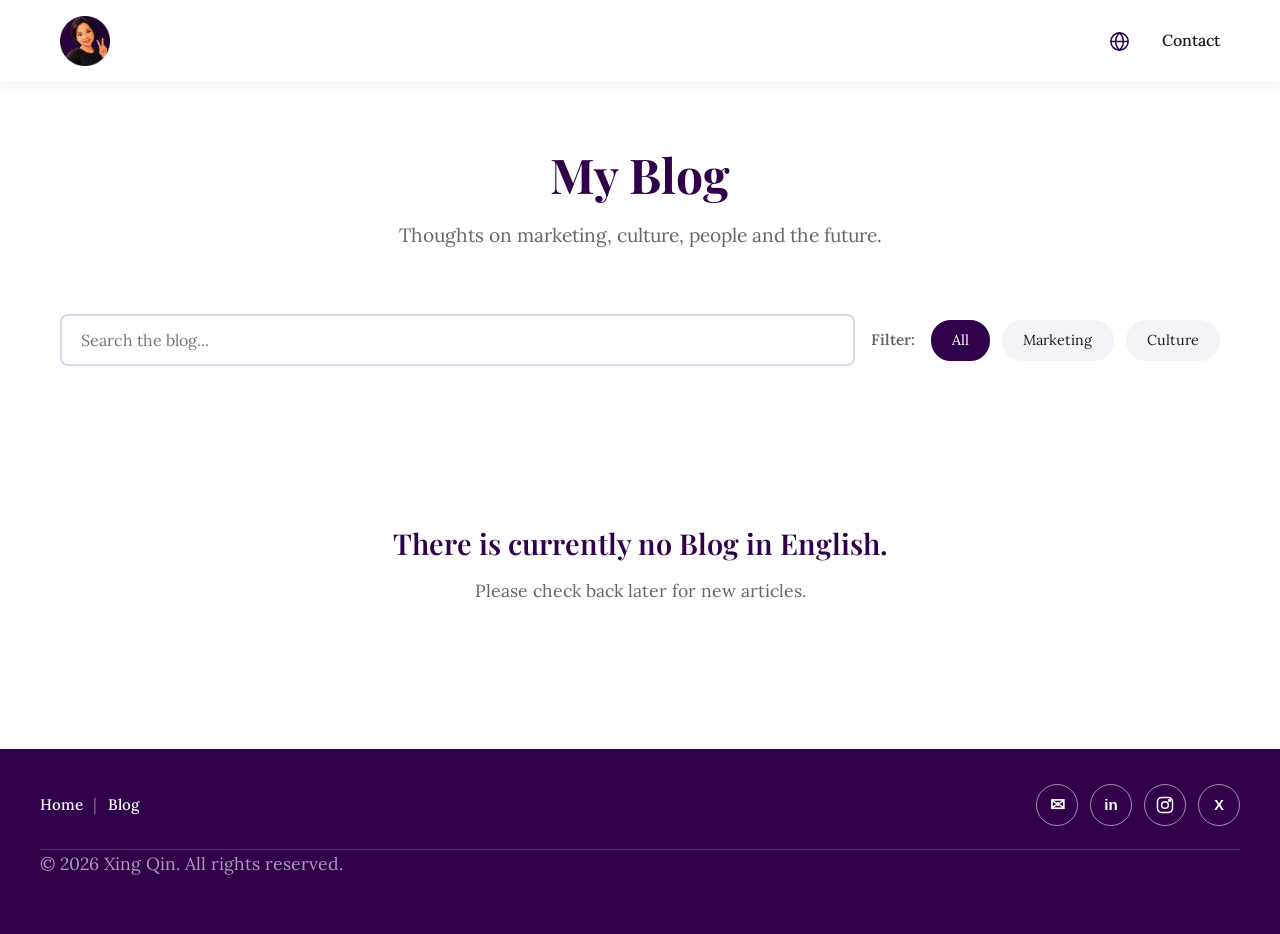
<file: en/blog/index.html>
<!DOCTYPE html>
<html lang="en">
<head>
    <meta charset="UTF-8">
    <meta name="viewport" content="width=device-width, initial-scale=1.0">
    <title>Blog - Xing Qin</title>
    <meta name="description" content="Thoughts on marketing, culture, people and the future, from Xing Qin.">
<link rel="canonical" href="https://doximing.github.io/en/blog/">
<meta property="og:type" content="website">
<meta property="og:title" content="Blog - Xing Qin">
<meta property="og:description" content="Thoughts on marketing, culture, people and the future.">
<meta property="og:url" content="https://doximing.github.io/en/blog/">
<meta name="twitter:card" content="summary">
<link rel="icon" type="image/png" href="../../images/favicon.png">
<link rel="icon" type="image/x-icon" href="../../favicon.ico">
<link rel="apple-touch-icon" href="../../images/apple-touch-icon.png">
    <link href="https://fonts.googleapis.com/css2?family=Playfair+Display:wght@400;600;700&family=Lora:wght@400;500;600&display=swap" rel="stylesheet">
    <link rel="stylesheet" href="../../styles.css">
    <link rel="stylesheet" href="../../blog/css/blog-main.css">
</head>
<body>
    <div id="Home"></div>
    <nav class="navbar"><div class="container"><div class="nav-brand"><a href="/en/"><img class="dcbo-nav-logo" src="../../images/xing-avatar.png" alt="Xing Qin"></a></div><div class="dcbo-nav-actions"><details class="dcbo-language-menu"><summary class="dcbo-language-button" aria-label="Select language"><svg class="dcbo-language-icon" viewBox="0 0 24 24" aria-hidden="true"><circle cx="12" cy="12" r="9"></circle><path d="M3 12h18"></path><path d="M12 3c2.5 2.5 4 5.5 4 9s-1.5 6.5-4 9"></path><path d="M12 3c-2.5 2.5-4 5.5-4 9s1.5 6.5 4 9"></path></svg></summary><div class="dcbo-language-dropdown"><div class="dcbo-language-title">Select language</div><a class="dcbo-language-option" href="/blog/"><span>Deutsch</span></a><a class="dcbo-language-option dcbo-language-active" href="/en/blog/"><span>English</span><span class="dcbo-language-check">✓</span></a></div></details><ul class="nav-menu"><li><a href="#Kontakt">Contact</a></li></ul></div></div></nav>
    <main class="blog-listing-section"><div class="blog-listing-container"><div class="blog-listing-header"><h1>My Blog</h1><p>Thoughts on marketing, culture, people and the future.</p></div><div class="blog-filters-section"><div class="blog-search-box"><input type="text" id="blogSearch" placeholder="Search the blog..." aria-label="Search the blog"></div><span class="blog-filter-label">Filter:</span><div class="blog-filters-group"><button class="blog-filter-button active" data-filter="all">All</button><button class="blog-filter-button" data-filter="marketing">Marketing</button><button class="blog-filter-button" data-filter="culture">Culture</button></div></div><div class="blog-grid" id="blogGrid"></div><div class="blog-empty-state" id="emptyState"><h3>There is currently no Blog in English.</h3><p>Please check back later for new articles.</p></div></div></main>
    <footer class="dcbo-footer"><div class="dcbo-footer-container"><div class="dcbo-footer-top"><nav class="dcbo-footer-nav" aria-label="Footer Navigation"><a href="/en/">Home</a><span class="dcbo-footer-nav-divider">|</span><a href="/en/blog/">Blog</a></nav><div id="Kontakt" class="dcbo-footer-social"><a class="dcbo-footer-icon" href="mailto:x.privat@d0m1.de" aria-label="Email">✉</a><a class="dcbo-footer-icon dcbo-footer-icon-text" href="https://www.linkedin.com/in/xing-qin/" aria-label="LinkedIn">in</a><a class="dcbo-footer-icon" href="https://www.instagram.com/xing311" aria-label="Instagram"><svg class="dcbo-footer-instagram-icon" viewBox="0 0 24 24" aria-hidden="true"><rect x="3" y="3" width="18" height="18" rx="5" ry="5"></rect><circle cx="12" cy="12" r="4"></circle><circle cx="17.5" cy="6.5" r="1"></circle></svg></a><a class="dcbo-footer-icon dcbo-footer-icon-xing" href="https://www.xing.com/profile/Xing_Qin7/" aria-label="XING">X</a></div></div><div class="dcbo-footer-bottom"><p>&copy; 2026 Xing Qin. All rights reserved.</p></div></div></footer>
</body>
</html>
</file>
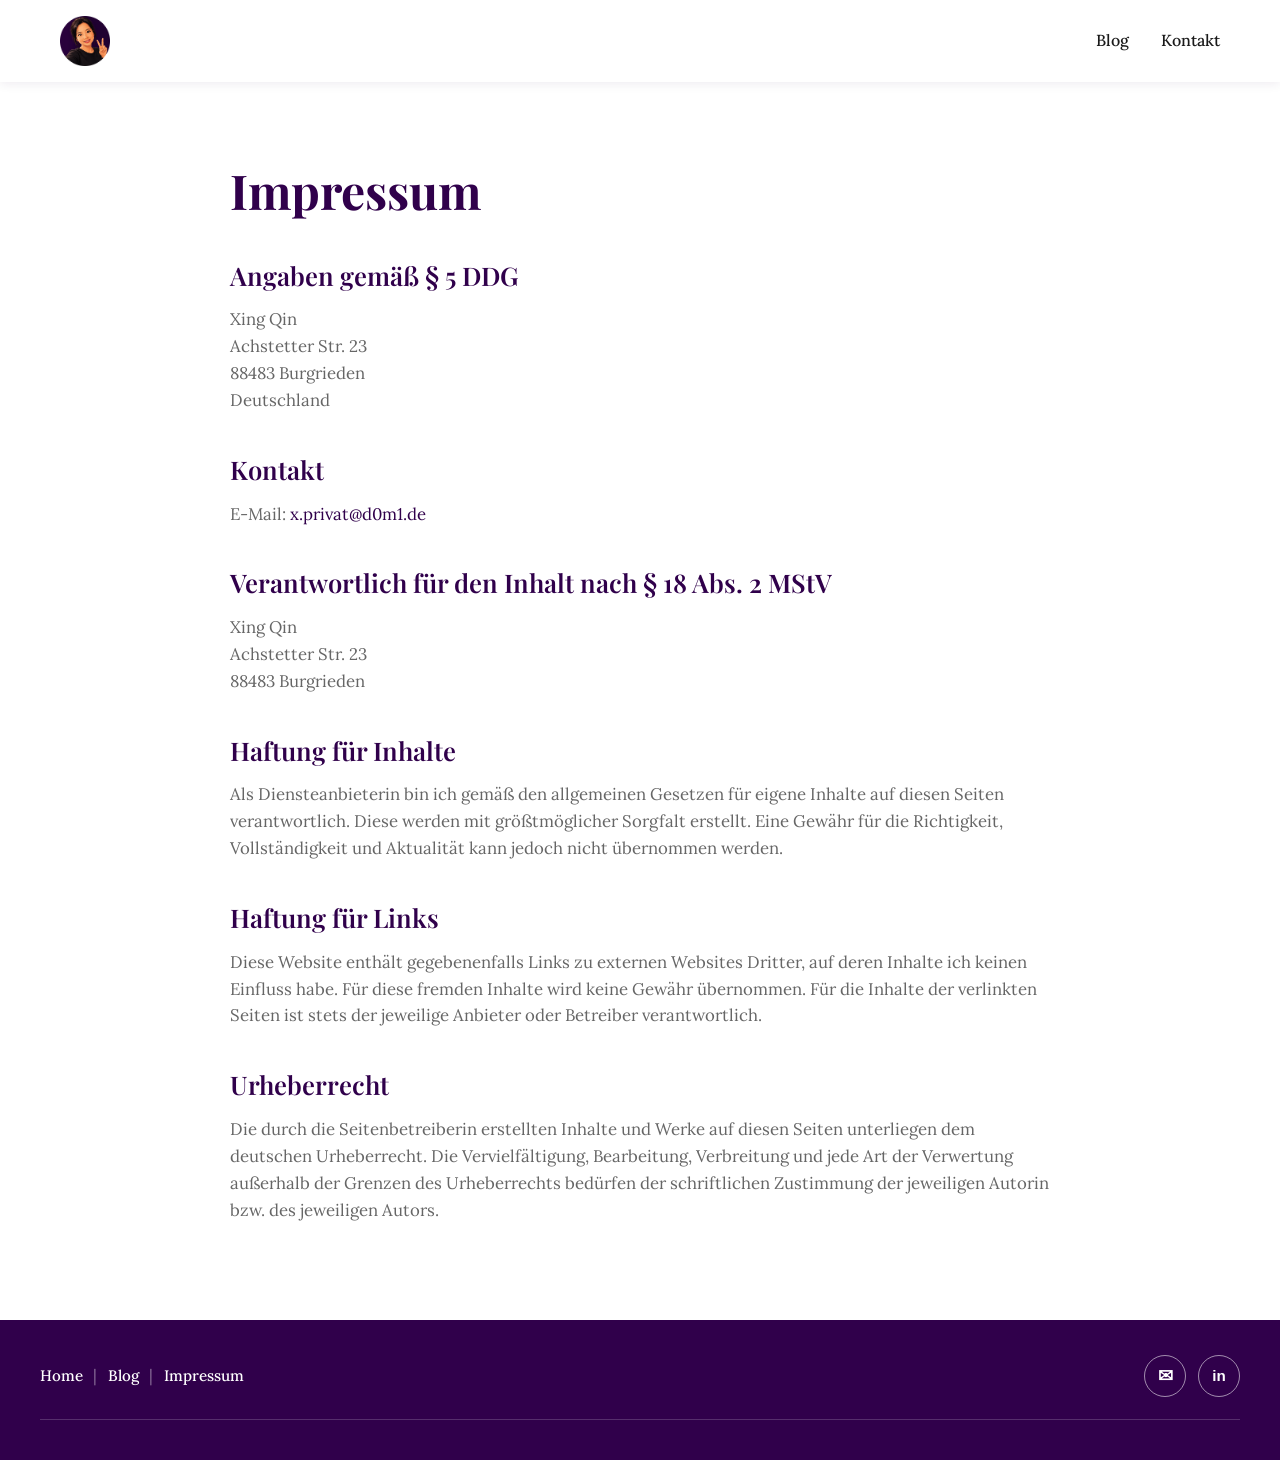
<file: impressum.html>
<!DOCTYPE html>
<html lang="de">
<head>
    <meta charset="UTF-8">
    <meta name="viewport" content="width=device-width, initial-scale=1.0">
    <title>Impressum – Xing Qin</title>
    <meta name="description" content="Impressum der Website von Xing Qin">
    <meta name="robots" content="noindex, follow">
    <link rel="canonical" href="https://doximing.github.io/impressum.html">
    <link rel="icon" type="image/png" href="images/favicon.png">
    <link rel="icon" type="image/x-icon" href="favicon.ico">
    <link rel="apple-touch-icon" href="images/apple-touch-icon.png">
    <link href="https://fonts.googleapis.com/css2?family=Playfair+Display:wght@400;600;700&family=Lora:wght@400;500;600&display=swap" rel="stylesheet">
    <link rel="stylesheet" href="styles.css">
    <style>
        body { display: flex; min-height: 100vh; flex-direction: column; }
        .legal-page { flex: 1; padding: 5rem 20px; background: #fff; }
        .legal-page article { max-width: 820px; margin: 0 auto; }
        .legal-page h1 { margin-bottom: 2.5rem; font-size: 3rem; }
        .legal-page h2 { margin: 2.5rem 0 1rem; font-size: 1.6rem; }
        .legal-page p, .legal-page address { color: var(--text-light); font-size: 1.05rem; font-style: normal; }
        @media (max-width: 480px) { .legal-page h1 { font-size: 2.2rem; } }
    </style>
</head>
<body>
    <nav class="navbar" aria-label="Hauptnavigation">
        <div class="container">
            <div class="nav-brand">
                <a href="/" aria-label="Zur Startseite">
                    <img class="dcbo-nav-logo" src="images/xing-avatar.png" alt="Xing Qin">
                </a>
            </div>
            <ul class="nav-menu">
                <li><a href="/blog/">Blog</a></li>
                <li><a href="/#Kontakt">Kontakt</a></li>
            </ul>
        </div>
    </nav>

    <main class="legal-page">
        <article>
            <h1>Impressum</h1>

            <h2>Angaben gemäß § 5 DDG</h2>
            <address>
                Xing Qin<br>
                Achstetter Str. 23<br>
                88483 Burgrieden<br>
                Deutschland
            </address>

            <h2>Kontakt</h2>
            <p>
                E-Mail: <a href="mailto:x.privat@d0m1.de">x.privat@d0m1.de</a>
            </p>

            <h2>Verantwortlich für den Inhalt nach § 18 Abs. 2 MStV</h2>
            <address>
                Xing Qin<br>
                Achstetter Str. 23<br>
                88483 Burgrieden
            </address>

            <h2>Haftung für Inhalte</h2>
            <p>Als Diensteanbieterin bin ich gemäß den allgemeinen Gesetzen für eigene Inhalte auf diesen Seiten verantwortlich. Diese werden mit größtmöglicher Sorgfalt erstellt. Eine Gewähr für die Richtigkeit, Vollständigkeit und Aktualität kann jedoch nicht übernommen werden.</p>

            <h2>Haftung für Links</h2>
            <p>Diese Website enthält gegebenenfalls Links zu externen Websites Dritter, auf deren Inhalte ich keinen Einfluss habe. Für diese fremden Inhalte wird keine Gewähr übernommen. Für die Inhalte der verlinkten Seiten ist stets der jeweilige Anbieter oder Betreiber verantwortlich.</p>

            <h2>Urheberrecht</h2>
            <p>Die durch die Seitenbetreiberin erstellten Inhalte und Werke auf diesen Seiten unterliegen dem deutschen Urheberrecht. Die Vervielfältigung, Bearbeitung, Verbreitung und jede Art der Verwertung außerhalb der Grenzen des Urheberrechts bedürfen der schriftlichen Zustimmung der jeweiligen Autorin bzw. des jeweiligen Autors.</p>
        </article>
    </main>

    <footer class="dcbo-footer">
        <div class="dcbo-footer-container">
            <div class="dcbo-footer-top">
                <nav class="dcbo-footer-nav" aria-label="Footer-Navigation">
                    <a href="/">Home</a>
                    <span class="dcbo-footer-nav-divider">|</span>
                    <a href="/blog/">Blog</a>
                    <span class="dcbo-footer-nav-divider">|</span>
                    <a href="/impressum.html">Impressum</a>
                </nav>
                <div id="Kontakt" class="dcbo-footer-social">
                    <a class="dcbo-footer-icon" href="mailto:x.privat@d0m1.de" aria-label="E-Mail">✉</a>
                    <a class="dcbo-footer-icon dcbo-footer-icon-text" href="https://www.linkedin.com/in/xing-qin/" aria-label="LinkedIn">in</a>
                </div>
            </div>
        </div>
    </footer>
</body>
</html>
</file>
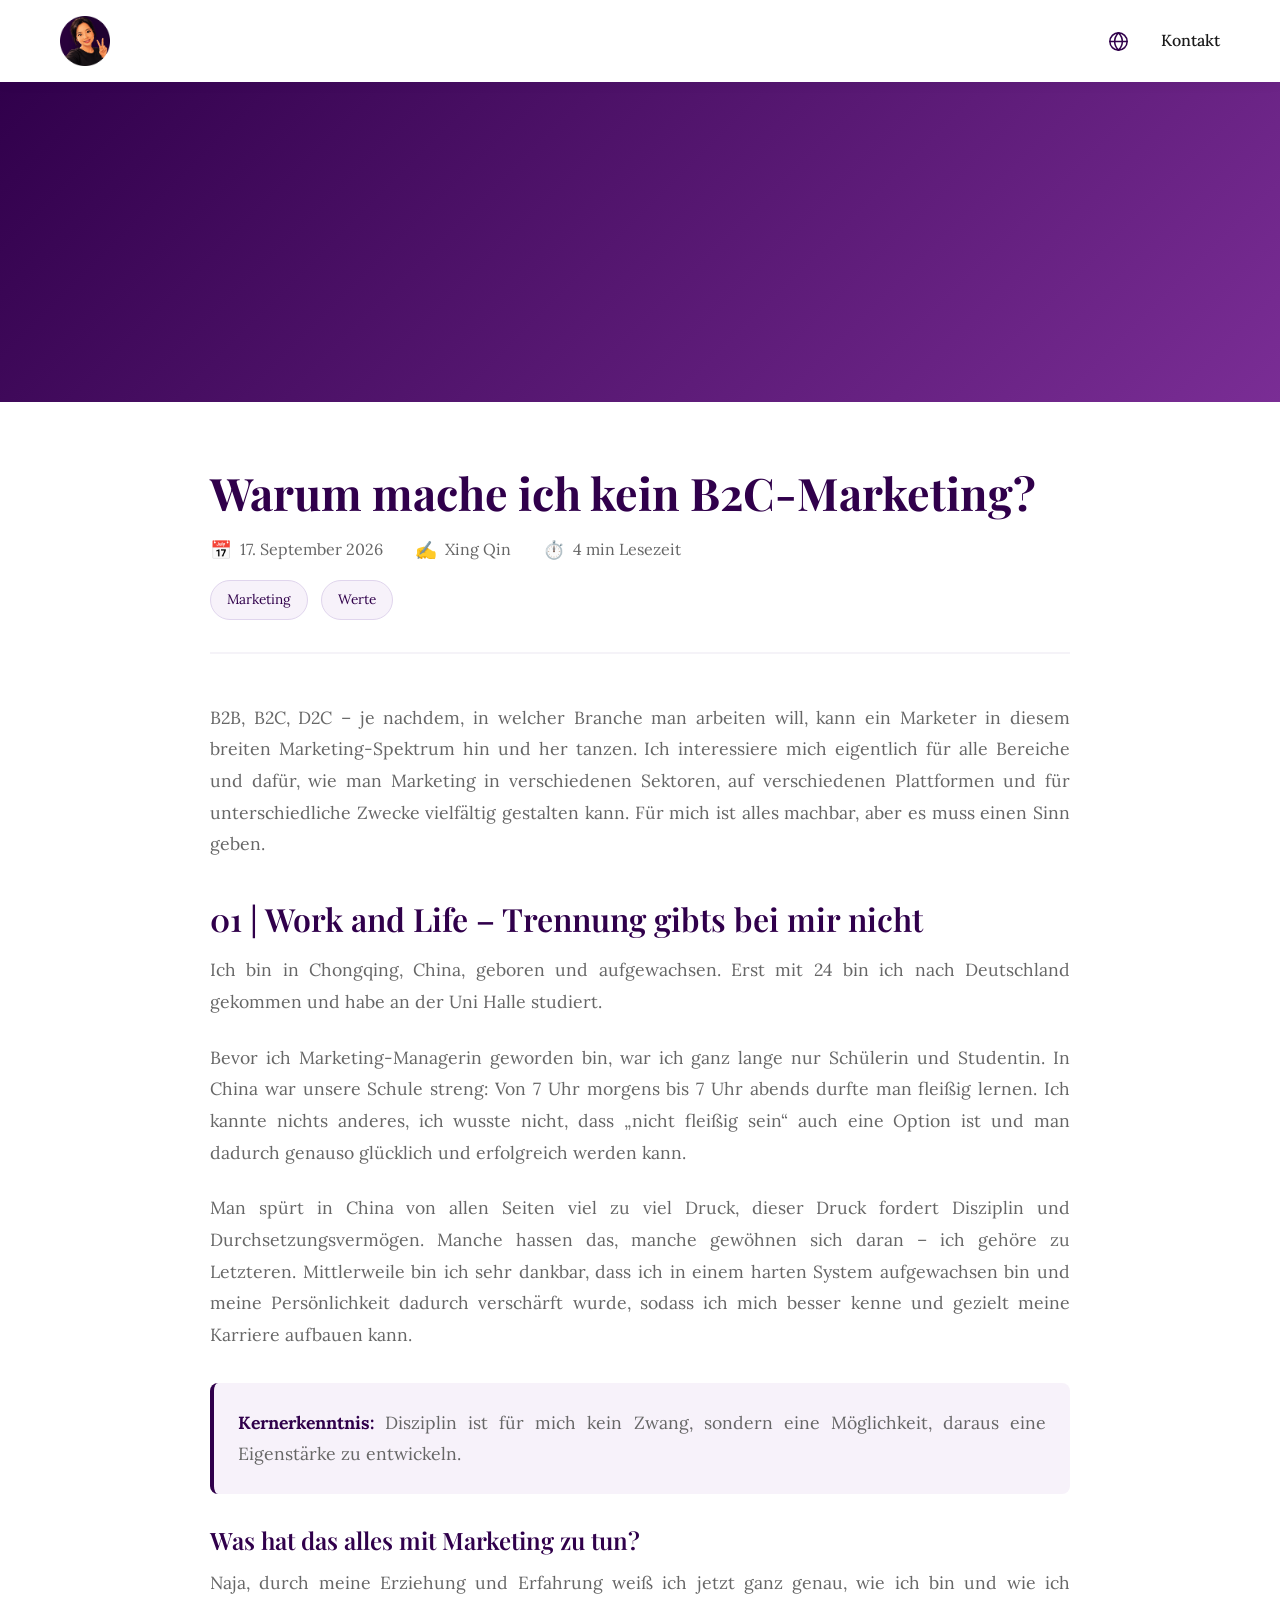
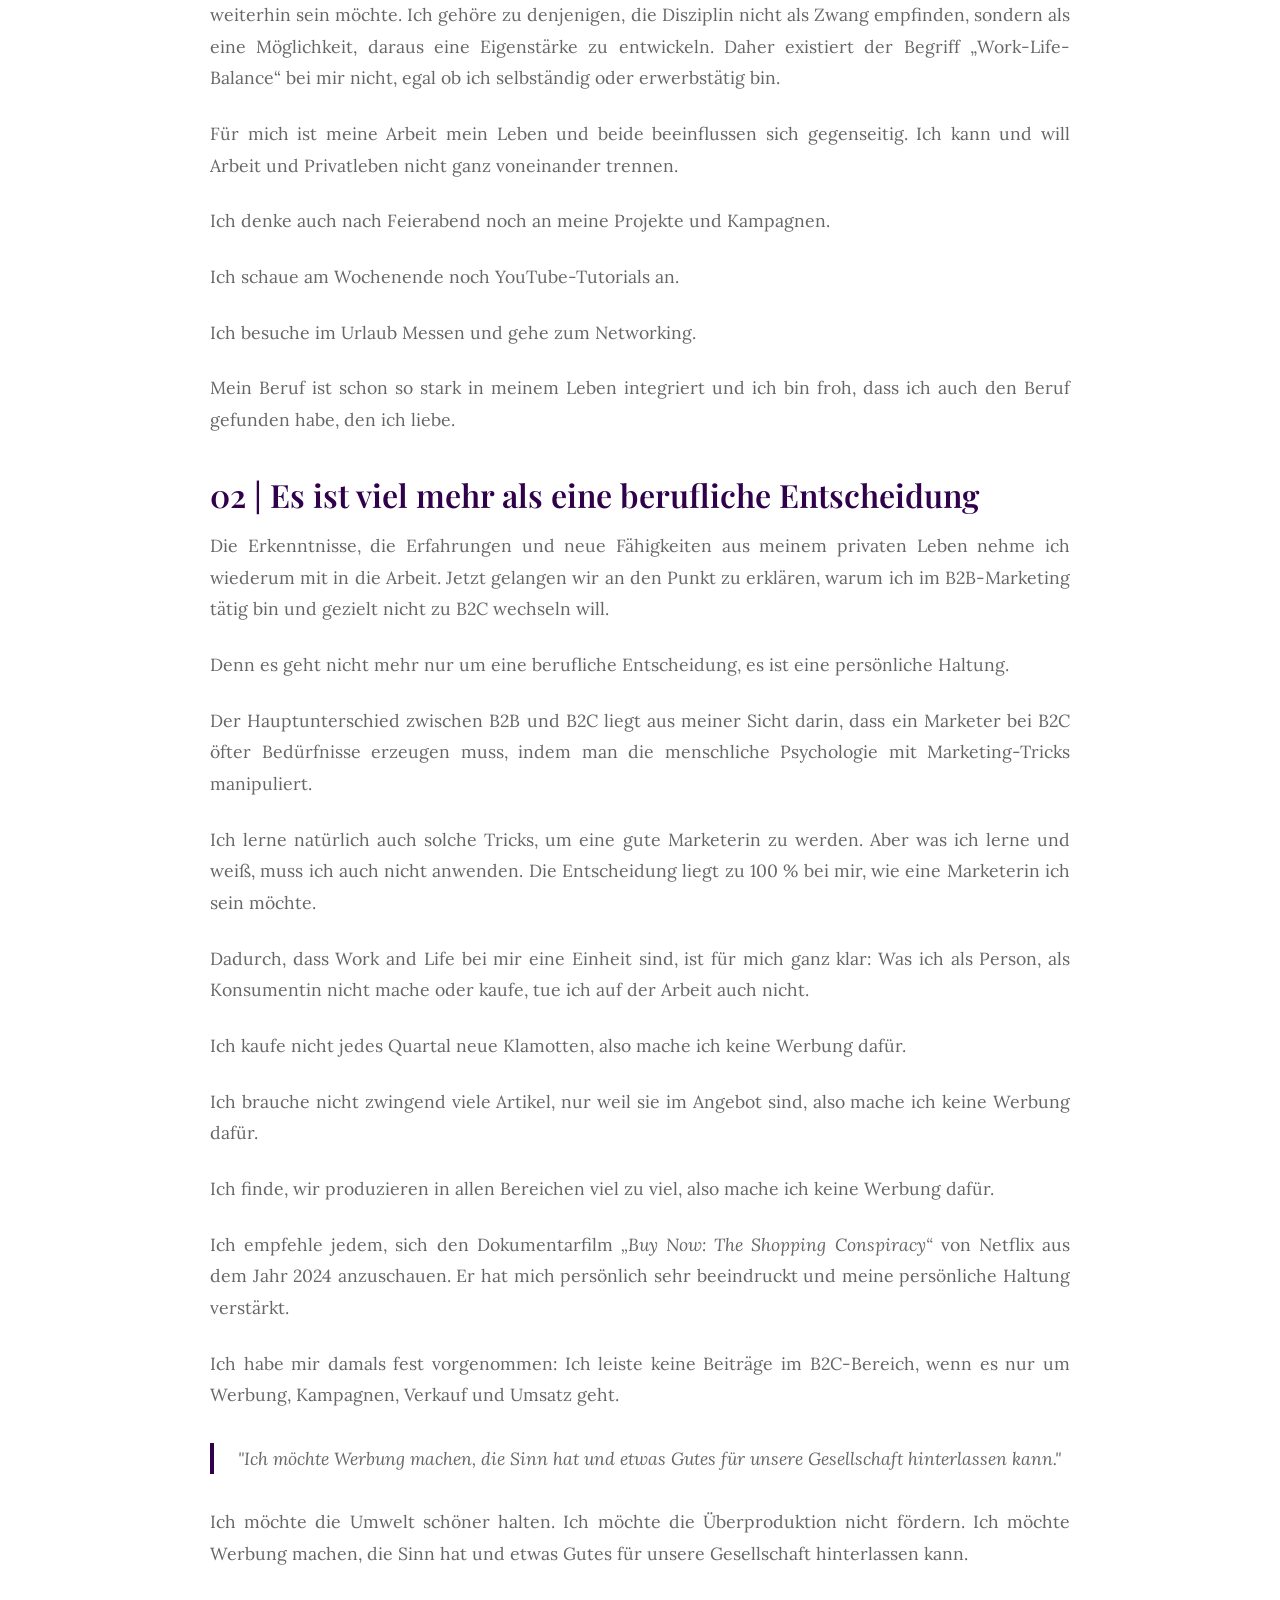
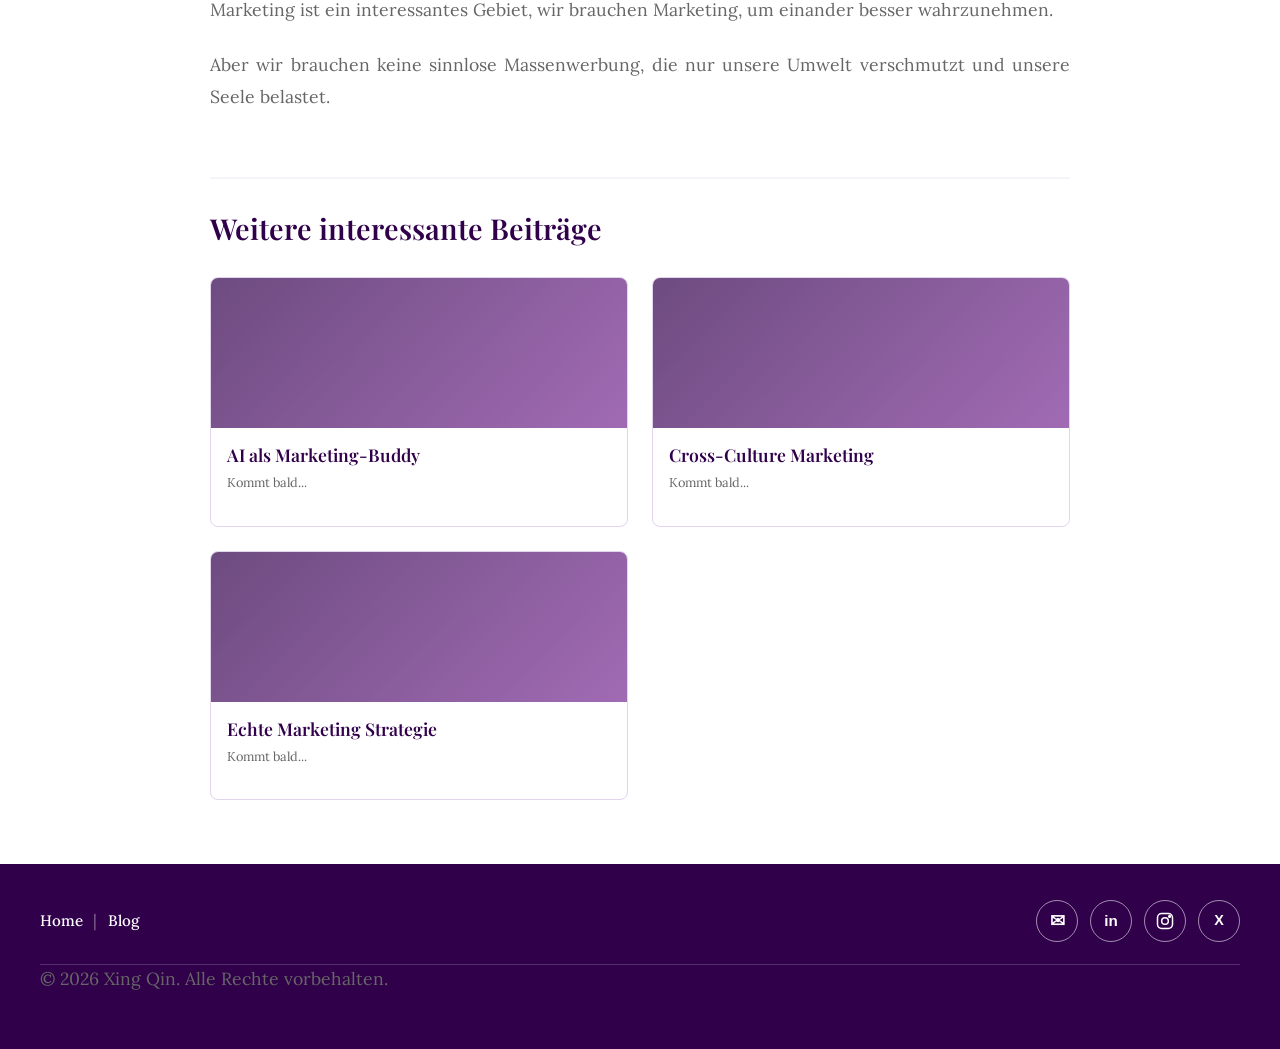
<file: blog/ich-mache-kein-b2c.html>
<!DOCTYPE html>
<html lang="de">
<head>
    <meta charset="UTF-8">
    <meta name="viewport" content="width=device-width, initial-scale=1.0">
    <title>Warum mache ich kein B2C-Marketing? - Blog</title>
    <meta name="description" content="B2B, B2C, D2C – warum ich mich bewusst gegen B2C-Marketing entschieden habe und wie meine persönliche Haltung zu Konsum und Werbung meine Arbeit prägt.">
    <link rel="canonical" href="https://doximing.github.io/blog/ich-mache-kein-b2c-marketing.html">
    <meta property="og:type" content="article">
    <meta property="og:title" content="Warum mache ich kein B2C-Marketing?">
    <meta property="og:description" content="Warum ich mich bewusst gegen B2C-Marketing entschieden habe und wie meine persönliche Haltung zu Konsum und Werbung meine Arbeit prägt.">
    <meta property="og:url" content="https://doximing.github.io/blog/ich-mache-kein-b2c-marketing.html">
    <meta name="twitter:card" content="summary">
    <link rel="icon" type="image/png" href="../images/favicon.png">
    <link rel="icon" type="image/x-icon" href="../favicon.ico">
    <link rel="apple-touch-icon" href="../images/apple-touch-icon.png">
    <link href="https://fonts.googleapis.com/css2?family=Playfair+Display:wght@400;600;700&family=Lora:wght@400;500;600&display=swap" rel="stylesheet">
    <link rel="stylesheet" href="../styles.css">
    <link rel="stylesheet" href="./css/blog-landing.css">
</head>
<body>
    <!-- Navigation -->
    <nav class="navbar">
        <div class="container">
            <div class="nav-brand">
                <a href="/">
                    <img class="dcbo-nav-logo" src="../images/xing-avatar.png" width="50" height="50" alt="Xing Qin">
                </a>
            </div>
            <div class="dcbo-nav-actions">
                <!-- Language dropdown -->
                <details class="dcbo-language-menu">
                    <summary class="dcbo-language-button" aria-label="Sprache auswählen">
                        <svg class="dcbo-language-icon" viewBox="0 0 24 24" aria-hidden="true">
                            <circle cx="12" cy="12" r="9"></circle>
                            <path d="M3 12h18"></path>
                            <path d="M12 3c2.5 2.5 4 5.5 4 9s-1.5 6.5-4 9"></path>
                            <path d="M12 3c-2.5 2.5-4 5.5-4 9s1.5 6.5 4 9"></path>
                        </svg>
                    </summary>
                    <div class="dcbo-language-dropdown">
                        <div class="dcbo-language-title">Sprache auswählen</div>
                        <a class="dcbo-language-option dcbo-language-active" href="/blog/ich-mache-kein-b2c-marketing.html">
                            <span>Deutsch</span>
                            <span class="dcbo-language-check">✓</span>
                        </a>
                    </div>
                </details>

                <ul class="nav-menu">
                    <li><a href="/#Kontakt">Kontakt</a></li>
                </ul>
            </div>
        </div>
    </nav>

    <!-- Hero Image -->
    <div class="blog-header-image blog-header-image-placeholder" role="img" aria-label="Warum mache ich kein B2C-Marketing?"></div>

    <!-- Blog Post Content -->
    <div class="blog-post-container">
        <!-- Header -->
        <header class="blog-post-header">
            <h1 class="blog-post-title">Warum mache ich kein B2C-Marketing?</h1>

            <div class="blog-post-meta">
                <span class="blog-post-date">17. September 2026</span>
                <span class="blog-post-author">Xing Qin</span>
                <span class="blog-post-reading-time">4 min Lesezeit</span>
            </div>

            <div class="blog-post-topics">
                <span class="blog-post-topic-tag">marketing</span>
                <span class="blog-post-topic-tag">werte</span>
            </div>
        </header>

        <!-- Main Content -->
        <article class="blog-post-content">
            <p>
                B2B, B2C, D2C – je nachdem, in welcher Branche man arbeiten will, kann ein Marketer in diesem breiten
                Marketing-Spektrum hin und her tanzen. Ich interessiere mich eigentlich für alle Bereiche und dafür,
                wie man Marketing in verschiedenen Sektoren, auf verschiedenen Plattformen und für unterschiedliche
                Zwecke vielfältig gestalten kann. Für mich ist alles machbar, aber es muss einen Sinn geben.
            </p>

            <h2>01 | Work and Life – Trennung gibts bei mir nicht</h2>
            <p>
                Ich bin in Chongqing, China, geboren und aufgewachsen. Erst mit 24 bin ich nach Deutschland gekommen
                und habe an der Uni Halle studiert.
            </p>
            <p>
                Bevor ich Marketing-Managerin geworden bin, war ich ganz lange nur Schülerin und Studentin. In China
                war unsere Schule streng: Von 7 Uhr morgens bis 7 Uhr abends durfte man fleißig lernen. Ich kannte
                nichts anderes, ich wusste nicht, dass „nicht fleißig sein“ auch eine Option ist und man dadurch
                genauso glücklich und erfolgreich werden kann.
            </p>
            <p>
                Man spürt in China von allen Seiten viel zu viel Druck, dieser Druck fordert Disziplin und
                Durchsetzungsvermögen. Manche hassen das, manche gewöhnen sich daran – ich gehöre zu Letzteren.
                Mittlerweile bin ich sehr dankbar, dass ich in einem harten System aufgewachsen bin und meine
                Persönlichkeit dadurch verschärft wurde, sodass ich mich besser kenne und gezielt meine Karriere
                aufbauen kann.
            </p>

            <div class="blog-highlight-box">
                <p>
                    <strong>Kernerkenntnis:</strong> Disziplin ist für mich kein Zwang, sondern eine Möglichkeit,
                    daraus eine Eigenstärke zu entwickeln.
                </p>
            </div>

            <h3>Was hat das alles mit Marketing zu tun?</h3>
            <p>
                Naja, durch meine Erziehung und Erfahrung weiß ich jetzt ganz genau, wie ich bin und wie ich
                weiterhin sein möchte. Ich gehöre zu denjenigen, die Disziplin nicht als Zwang empfinden, sondern
                als eine Möglichkeit, daraus eine Eigenstärke zu entwickeln. Daher existiert der Begriff
                „Work-Life-Balance“ bei mir nicht, egal ob ich selbständig oder erwerbstätig bin.
            </p>
            <p>
                Für mich ist meine Arbeit mein Leben und beide beeinflussen sich gegenseitig. Ich kann und will
                Arbeit und Privatleben nicht ganz voneinander trennen.
            </p>
            <p>Ich denke auch nach Feierabend noch an meine Projekte und Kampagnen.</p>
            <p>Ich schaue am Wochenende noch YouTube-Tutorials an.</p>
            <p>Ich besuche im Urlaub Messen und gehe zum Networking.</p>
            <p>
                Mein Beruf ist schon so stark in meinem Leben integriert und ich bin froh, dass ich auch den Beruf
                gefunden habe, den ich liebe.
            </p>

            <h2>02 | Es ist viel mehr als eine berufliche Entscheidung</h2>
            <p>
                Die Erkenntnisse, die Erfahrungen und neue Fähigkeiten aus meinem privaten Leben nehme ich wiederum
                mit in die Arbeit. Jetzt gelangen wir an den Punkt zu erklären, warum ich im B2B-Marketing tätig bin
                und gezielt nicht zu B2C wechseln will.
            </p>
            <p>
                Denn es geht nicht mehr nur um eine berufliche Entscheidung, es ist eine persönliche Haltung.
            </p>
            <p>
                Der Hauptunterschied zwischen B2B und B2C liegt aus meiner Sicht darin, dass ein Marketer bei B2C
                öfter Bedürfnisse erzeugen muss, indem man die menschliche Psychologie mit Marketing-Tricks
                manipuliert.
            </p>
            <p>
                Ich lerne natürlich auch solche Tricks, um eine gute Marketerin zu werden. Aber was ich lerne und
                weiß, muss ich auch nicht anwenden. Die Entscheidung liegt zu 100&nbsp;% bei mir, wie eine Marketerin
                ich sein möchte.
            </p>
            <p>
                Dadurch, dass Work and Life bei mir eine Einheit sind, ist für mich ganz klar: Was ich als Person,
                als Konsumentin nicht mache oder kaufe, tue ich auf der Arbeit auch nicht.
            </p>
            <p>Ich kaufe nicht jedes Quartal neue Klamotten, also mache ich keine Werbung dafür.</p>
            <p>Ich brauche nicht zwingend viele Artikel, nur weil sie im Angebot sind, also mache ich keine Werbung dafür.</p>
            <p>Ich finde, wir produzieren in allen Bereichen viel zu viel, also mache ich keine Werbung dafür.</p>
            <p>
                Ich empfehle jedem, sich den Dokumentarfilm <em>„Buy Now: The Shopping Conspiracy“</em> von Netflix
                aus dem Jahr 2024 anzuschauen. Er hat mich persönlich sehr beeindruckt und meine persönliche Haltung
                verstärkt.
            </p>
            <p>
                Ich habe mir damals fest vorgenommen: Ich leiste keine Beiträge im B2C-Bereich, wenn es nur um
                Werbung, Kampagnen, Verkauf und Umsatz geht.
            </p>

            <blockquote>
                "Ich möchte Werbung machen, die Sinn hat und etwas Gutes für unsere Gesellschaft hinterlassen kann."
            </blockquote>

            <p>
                Ich möchte die Umwelt schöner halten. Ich möchte die Überproduktion nicht fördern. Ich möchte
                Werbung machen, die Sinn hat und etwas Gutes für unsere Gesellschaft hinterlassen kann.
            </p>
            <p>
                Marketing ist ein interessantes Gebiet, wir brauchen Marketing, um einander besser wahrzunehmen.
            </p>
            <p>
                Aber wir brauchen keine sinnlose Massenwerbung, die nur unsere Umwelt verschmutzt und unsere Seele
                belastet.
            </p>
        </article>


        <!-- Navigation to other posts -->
        <nav class="blog-post-navigation">
            <a href="#" class="blog-post-nav-item prev" style="opacity: 0.5; cursor: not-allowed;">
                <span class="blog-post-nav-label">Vorheriger Beitrag</span>
                <span class="blog-post-nav-title">Kommt bald...</span>
            </a>
            <a href="#" class="blog-post-nav-item next" style="opacity: 0.5; cursor: not-allowed;">
                <span class="blog-post-nav-label">Nächster Beitrag</span>
                <span class="blog-post-nav-title">Kommt bald...</span>
            </a>
        </nav>

        <!-- Related Posts -->
        <section class="blog-related-posts">
            <h3>Weitere interessante Beiträge</h3>
            <div class="blog-related-grid">
                <span class="blog-related-item blog-related-item-disabled" aria-disabled="true">
                    <div class="blog-related-item-thumbnail blog-related-item-thumbnail-placeholder" role="img" aria-label="AI im Marketing"></div>
                    <div class="blog-related-item-content">
                        <h4 class="blog-related-item-title">AI als Marketing-Buddy</h4>
                        <p class="blog-related-item-date">Kommt bald...</p>
                    </div>
                </span>
                <span class="blog-related-item blog-related-item-disabled" aria-disabled="true">
                    <div class="blog-related-item-thumbnail blog-related-item-thumbnail-placeholder" role="img" aria-label="Kultur und Marketing"></div>
                    <div class="blog-related-item-content">
                        <h4 class="blog-related-item-title">Cross-Culture Marketing</h4>
                        <p class="blog-related-item-date">Kommt bald...</p>
                    </div>
                </span>
                <span class="blog-related-item blog-related-item-disabled" aria-disabled="true">
                    <div class="blog-related-item-thumbnail blog-related-item-thumbnail-placeholder" role="img" aria-label="Marketing Strategie"></div>
                    <div class="blog-related-item-content">
                        <h4 class="blog-related-item-title">Echte Marketing Strategie</h4>
                        <p class="blog-related-item-date">Kommt bald...</p>
                    </div>
                </span>
            </div>
        </section>
    </div>

    <!-- Footer -->
    <footer class="dcbo-footer">
        <div class="dcbo-footer-container">
            <div class="dcbo-footer-top">
                <nav class="dcbo-footer-nav" aria-label="Footer Navigation">
                    <a href="/">Home</a>
                    <span class="dcbo-footer-nav-divider">|</span>
                    <a href="/blog/">Blog</a>
                </nav>

                <div id="Kontakt" class="dcbo-footer-social">
                    <a class="dcbo-footer-icon" href="mailto:x.privat@d0m1.de" aria-label="E-Mail">✉</a>
                    <a class="dcbo-footer-icon dcbo-footer-icon-text" href="https://www.linkedin.com/in/xing-qin/" aria-label="LinkedIn">in</a>
                    <a class="dcbo-footer-icon" href="https://www.instagram.com/xing311" aria-label="Instagram">
                        <svg class="dcbo-footer-instagram-icon" viewBox="0 0 24 24" aria-hidden="true">
                            <rect x="3" y="3" width="18" height="18" rx="5" ry="5"></rect>
                            <circle cx="12" cy="12" r="4"></circle>
                            <circle cx="17.5" cy="6.5" r="1"></circle>
                        </svg>
                    </a>
                    <a class="dcbo-footer-icon dcbo-footer-icon-xing" href="https://www.xing.com/profile/Xing_Qin7/" aria-label="XING">X</a>
                </div>
            </div>

            <div class="dcbo-footer-bottom">
                <p>&copy; 2026 Xing Qin. Alle Rechte vorbehalten.</p>
            </div>
        </div>
    </footer>
</body>
</html>
</file>
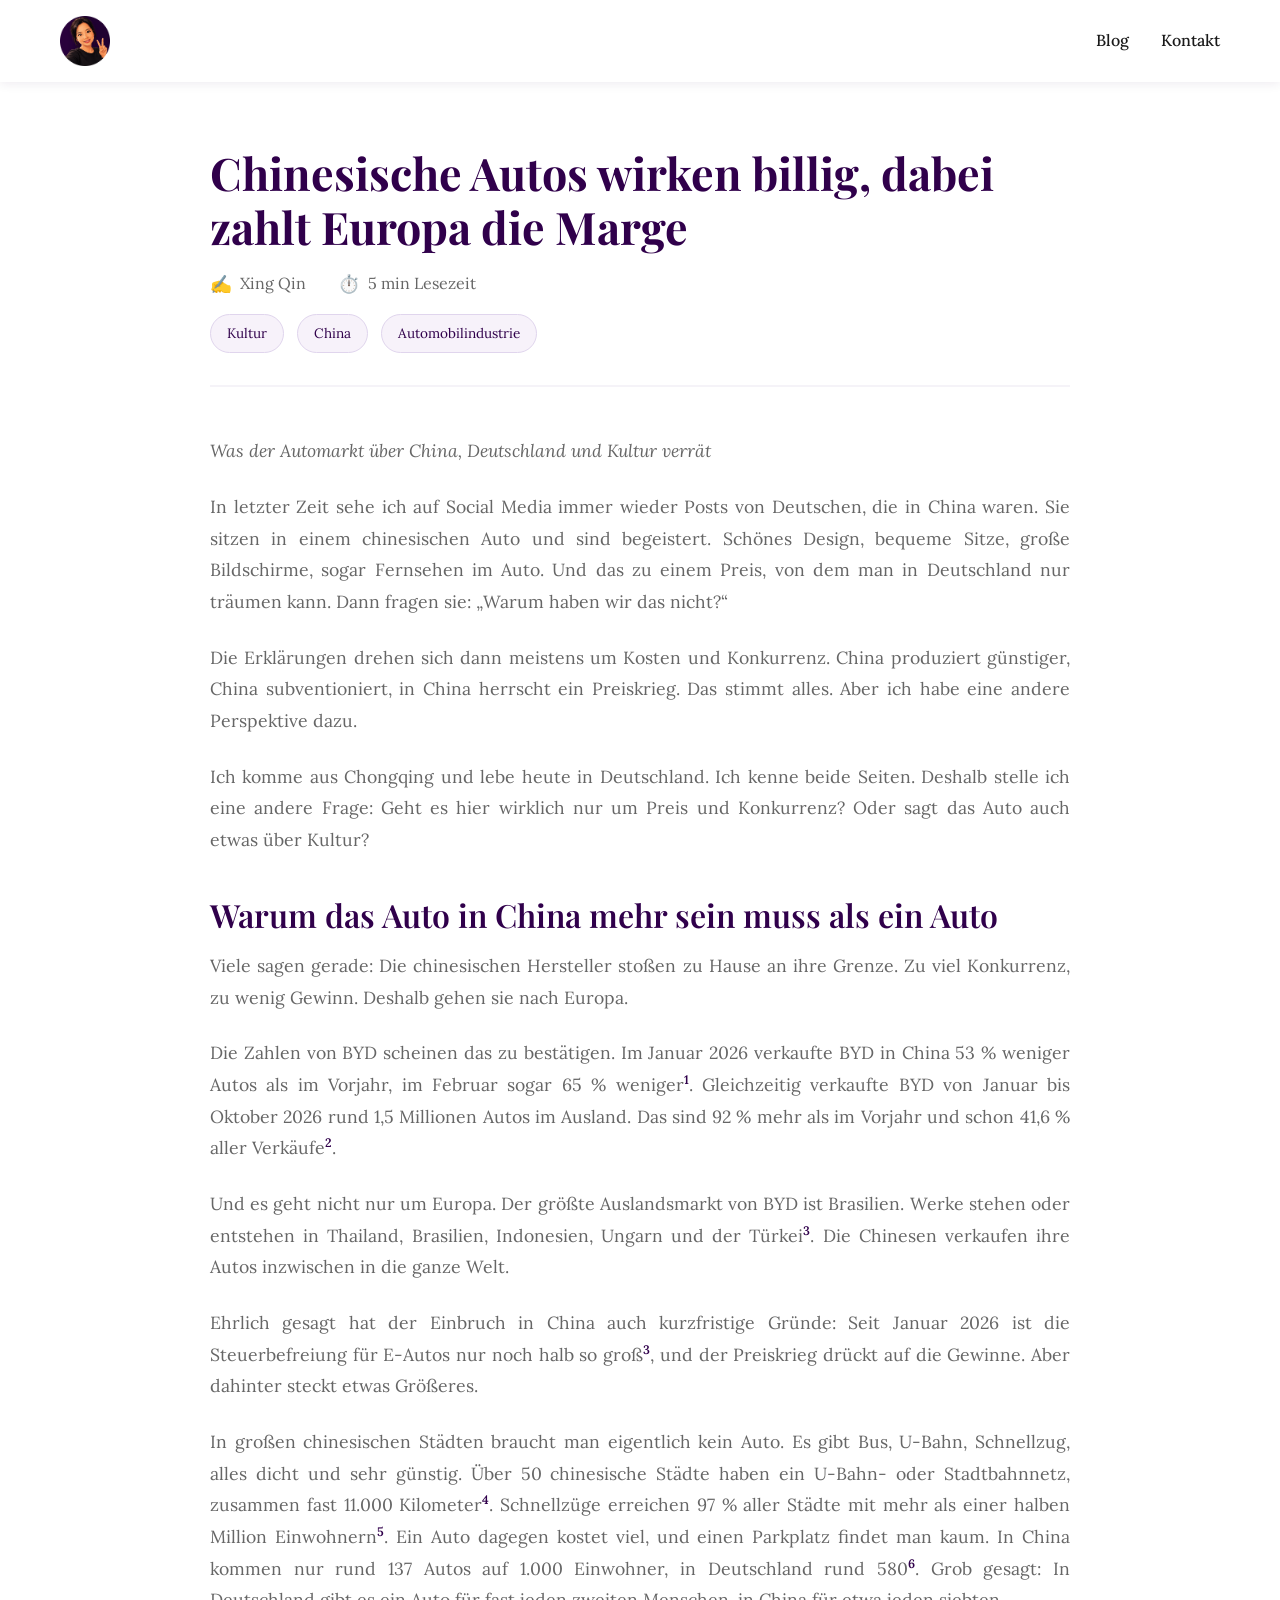
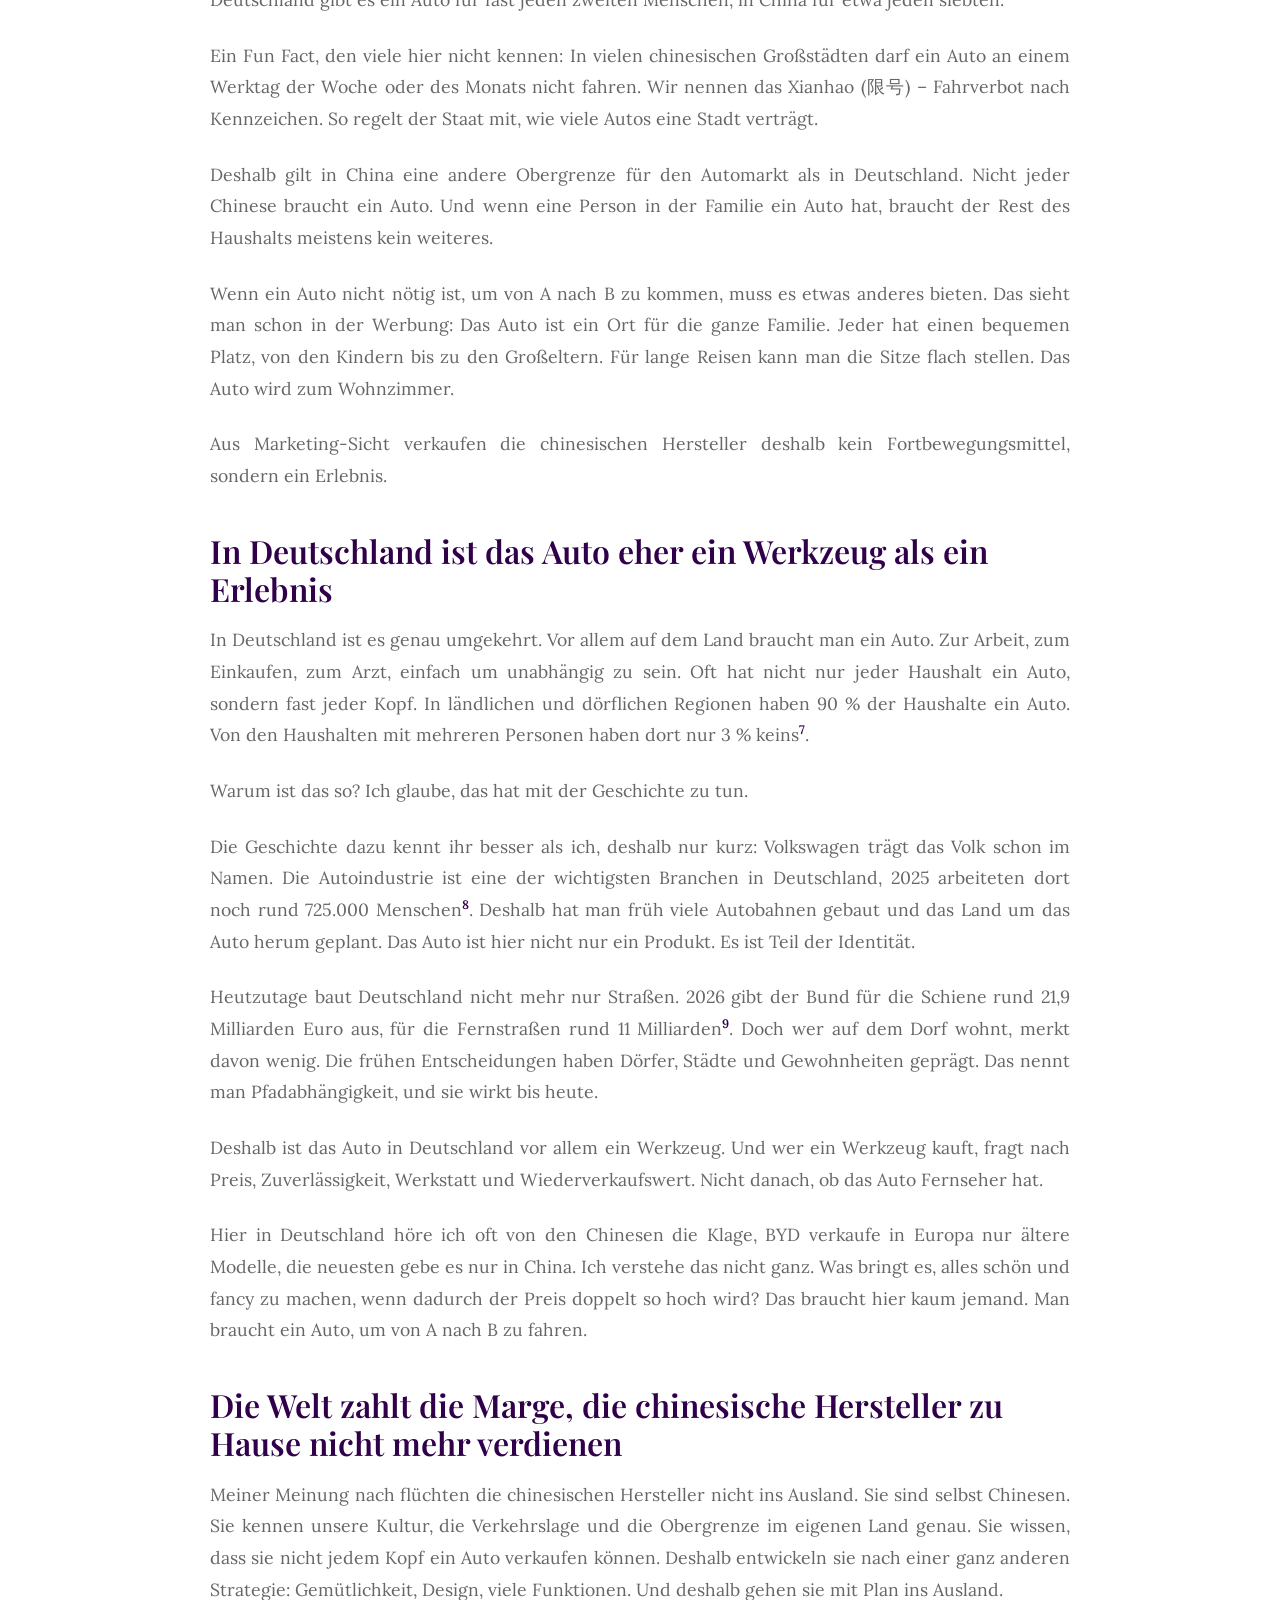
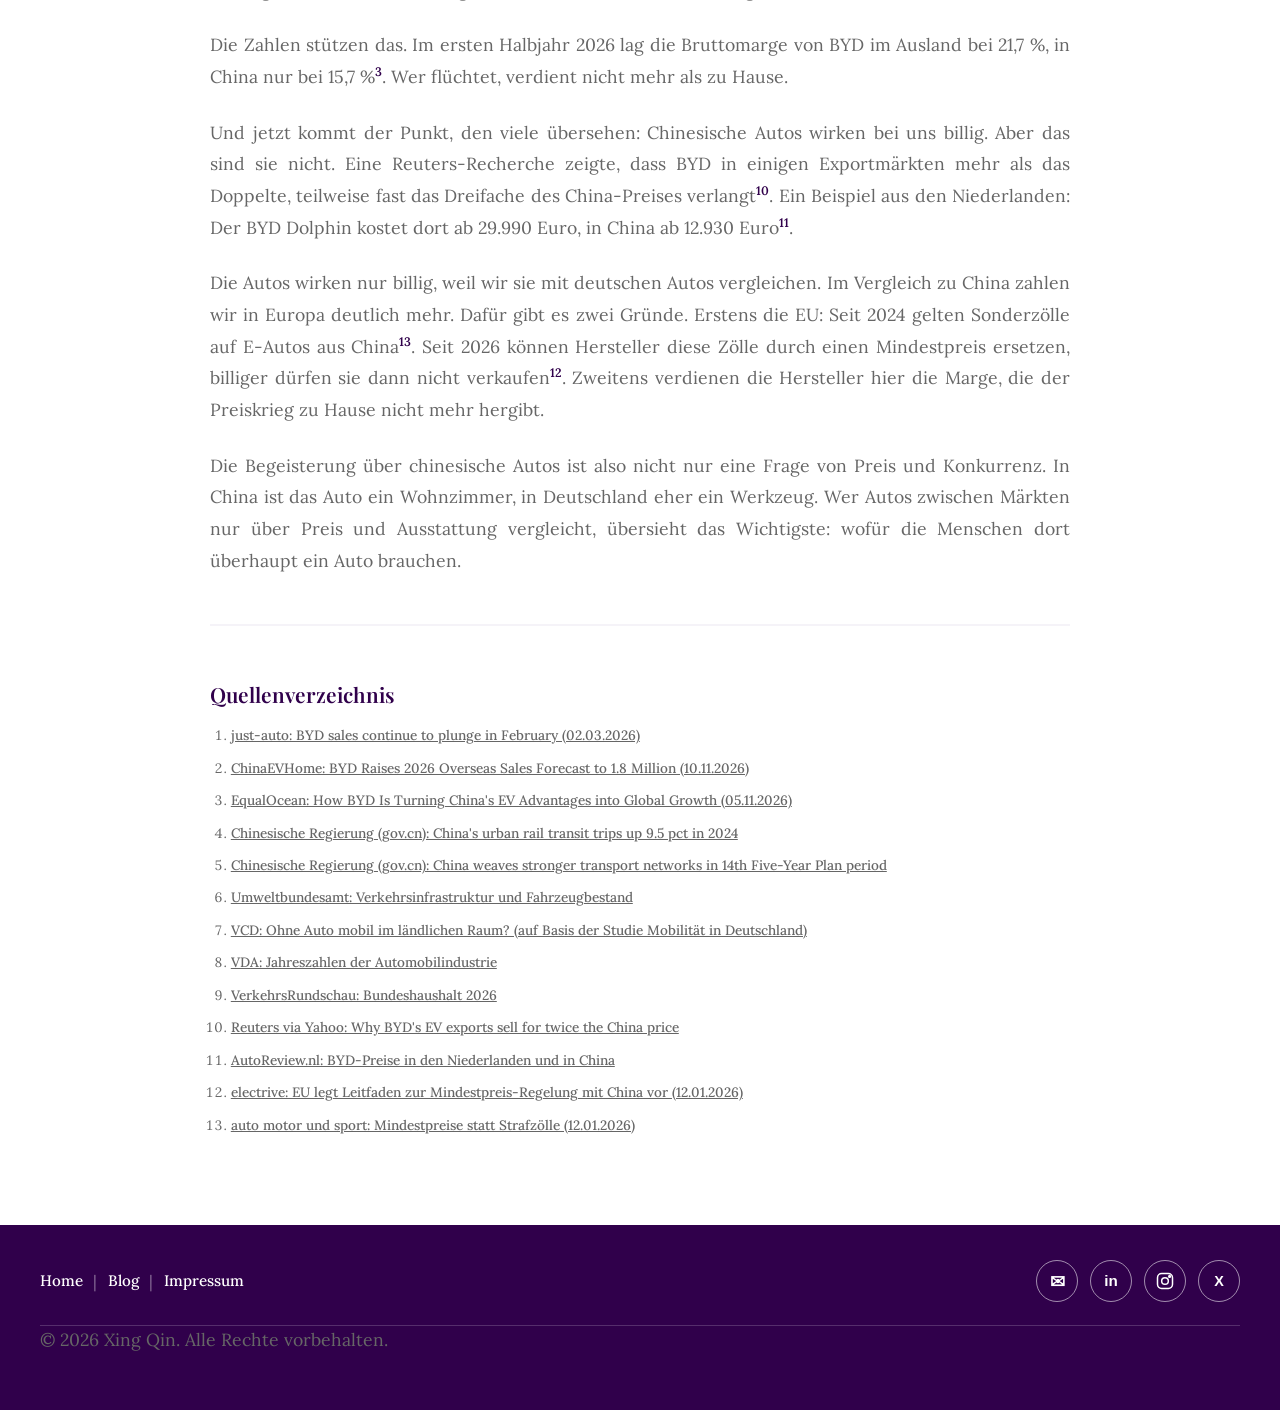
<file: blog/article/chinesische-autos-wirken-billig.html>
<!DOCTYPE html>
<html lang="de">
<head>
    <meta charset="UTF-8">
    <meta name="viewport" content="width=device-width, initial-scale=1.0">
    <title>Chinesische Autos wirken billig, dabei zahlt Europa die Marge - Blog</title>
    <meta name="description" content="Was der Automarkt über China, Deutschland und Kultur verrät: Warum das Auto in China eher ein Wohnzimmer ist, in Deutschland eher ein Werkzeug – und warum Europa mehr zahlt.">
    <link rel="canonical" href="https://doximing.github.io/blog/article/chinesische-autos-wirken-billig.html">
    <meta property="og:type" content="article">
    <meta property="og:title" content="Chinesische Autos wirken billig, dabei zahlt Europa die Marge">
    <meta property="og:description" content="Was der Automarkt über China, Deutschland und Kultur verrät.">
    <meta property="og:url" content="https://doximing.github.io/blog/article/chinesische-autos-wirken-billig.html">
    <meta name="twitter:card" content="summary">
    <link rel="icon" type="image/png" href="../../images/favicon.png">
    <link rel="icon" type="image/x-icon" href="../../favicon.ico">
    <link rel="apple-touch-icon" href="../../images/apple-touch-icon.png">
    <link href="https://fonts.googleapis.com/css2?family=Playfair+Display:wght@400;600;700&family=Lora:wght@400;500;600&display=swap" rel="stylesheet">
    <link rel="stylesheet" href="../../styles.css">
    <link rel="stylesheet" href="../css/blog-landing.css">
</head>
<body>
    <!-- Navigation -->
    <nav class="navbar">
        <div class="container">
            <div class="nav-brand">
                <a href="/">
                    <img class="dcbo-nav-logo" src="../../images/xing-avatar.png" width="50" height="50" alt="Xing Qin">
                </a>
            </div>
            <div class="dcbo-nav-actions">
                <ul class="nav-menu"><li><a href="/blog/">Blog</a></li><li><a href="#Kontakt">Kontakt</a></li></ul>
            </div>
        </div>
    </nav>

    <!-- Blog Post Content -->
    <div class="blog-post-container">
        <!-- Header -->
        <header class="blog-post-header">
            <h1 class="blog-post-title">Chinesische Autos wirken billig, dabei zahlt Europa die Marge</h1>

            <div class="blog-post-meta">
                <span class="blog-post-author">Xing Qin</span>
                <span class="blog-post-reading-time">5 min Lesezeit</span>
            </div>

            <div class="blog-post-topics">
                <span class="blog-post-topic-tag">kultur</span>
                <span class="blog-post-topic-tag">china</span>
                <span class="blog-post-topic-tag">automobilindustrie</span>
            </div>
        </header>

        <!-- Main Content -->
        <article class="blog-post-content">
            <p><em>Was der Automarkt über China, Deutschland und Kultur verrät</em></p>

            <p>
                In letzter Zeit sehe ich auf Social Media immer wieder Posts von Deutschen, die in China waren. Sie sitzen in einem
                chinesischen Auto und sind begeistert. Schönes Design, bequeme Sitze, große Bildschirme, sogar Fernsehen im Auto. Und das
                zu einem Preis, von dem man in Deutschland nur träumen kann. Dann fragen sie: „Warum haben wir das nicht?“
            </p>

            <p>
                Die Erklärungen drehen sich dann meistens um Kosten und Konkurrenz. China produziert günstiger, China subventioniert, in
                China herrscht ein Preiskrieg. Das stimmt alles. Aber ich habe eine andere Perspektive dazu.
            </p>

            <p>
                Ich komme aus Chongqing und lebe heute in Deutschland. Ich kenne beide Seiten. Deshalb stelle ich eine andere Frage: Geht es
                hier wirklich nur um Preis und Konkurrenz? Oder sagt das Auto auch etwas über Kultur?
            </p>

            <h2>Warum das Auto in China mehr sein muss als ein Auto</h2>

            <p>
                Viele sagen gerade: Die chinesischen Hersteller stoßen zu Hause an ihre Grenze. Zu viel Konkurrenz, zu wenig Gewinn.
                Deshalb gehen sie nach Europa.
            </p>

            <p>
                Die Zahlen von BYD scheinen das zu bestätigen. Im Januar 2026 verkaufte BYD in China 53 % weniger Autos als im Vorjahr, im
                Februar sogar 65 % weniger<sup><a href="#q1">1</a></sup>. Gleichzeitig verkaufte BYD von Januar bis Oktober 2026 rund
                1,5 Millionen Autos im Ausland. Das sind 92 % mehr als im Vorjahr und schon 41,6 % aller Verkäufe<sup><a href="#q2">2</a></sup>.
            </p>

            <p>
                Und es geht nicht nur um Europa. Der größte Auslandsmarkt von BYD ist Brasilien. Werke stehen oder entstehen in Thailand,
                Brasilien, Indonesien, Ungarn und der Türkei<sup><a href="#q3">3</a></sup>. Die Chinesen verkaufen ihre Autos inzwischen in
                die ganze Welt.
            </p>

            <p>
                Ehrlich gesagt hat der Einbruch in China auch kurzfristige Gründe: Seit Januar 2026 ist die Steuerbefreiung für E-Autos nur
                noch halb so groß<sup><a href="#q3">3</a></sup>, und der Preiskrieg drückt auf die Gewinne. Aber dahinter steckt etwas Größeres.
            </p>

            <p>
                In großen chinesischen Städten braucht man eigentlich kein Auto. Es gibt Bus, U-Bahn, Schnellzug, alles dicht und sehr
                günstig. Über 50 chinesische Städte haben ein U-Bahn- oder Stadtbahnnetz, zusammen fast 11.000 Kilometer<sup><a href="#q4">4</a></sup>.
                Schnellzüge erreichen 97 % aller Städte mit mehr als einer halben Million Einwohnern<sup><a href="#q5">5</a></sup>. Ein Auto
                dagegen kostet viel, und einen Parkplatz findet man kaum. In China kommen nur rund 137 Autos auf 1.000 Einwohner, in
                Deutschland rund 580<sup><a href="#q6">6</a></sup>. Grob gesagt: In Deutschland gibt es ein Auto für fast jeden zweiten
                Menschen, in China für etwa jeden siebten.
            </p>

            <p>
                Ein Fun Fact, den viele hier nicht kennen: In vielen chinesischen Großstädten darf ein Auto an einem Werktag der Woche oder
                des Monats nicht fahren. Wir nennen das Xianhao (限号) – Fahrverbot nach Kennzeichen. So regelt der Staat mit, wie viele
                Autos eine Stadt verträgt.
            </p>

            <p>
                Deshalb gilt in China eine andere Obergrenze für den Automarkt als in Deutschland. Nicht jeder Chinese braucht ein Auto. Und
                wenn eine Person in der Familie ein Auto hat, braucht der Rest des Haushalts meistens kein weiteres.
            </p>

            <p>
                Wenn ein Auto nicht nötig ist, um von A nach B zu kommen, muss es etwas anderes bieten. Das sieht man schon in der Werbung:
                Das Auto ist ein Ort für die ganze Familie. Jeder hat einen bequemen Platz, von den Kindern bis zu den Großeltern. Für lange
                Reisen kann man die Sitze flach stellen. Das Auto wird zum Wohnzimmer.
            </p>

            <p>
                Aus Marketing-Sicht verkaufen die chinesischen Hersteller deshalb kein Fortbewegungsmittel, sondern ein Erlebnis.
            </p>

            <h2>In Deutschland ist das Auto eher ein Werkzeug als ein Erlebnis</h2>

            <p>
                In Deutschland ist es genau umgekehrt. Vor allem auf dem Land braucht man ein Auto. Zur Arbeit, zum Einkaufen, zum Arzt,
                einfach um unabhängig zu sein. Oft hat nicht nur jeder Haushalt ein Auto, sondern fast jeder Kopf. In ländlichen und
                dörflichen Regionen haben 90 % der Haushalte ein Auto. Von den Haushalten mit mehreren Personen haben dort nur 3 %
                keins<sup><a href="#q7">7</a></sup>.
            </p>

            <p>Warum ist das so? Ich glaube, das hat mit der Geschichte zu tun.</p>

            <p>
                Die Geschichte dazu kennt ihr besser als ich, deshalb nur kurz: Volkswagen trägt das Volk schon im Namen. Die
                Autoindustrie ist eine der wichtigsten Branchen in Deutschland, 2025 arbeiteten dort noch rund 725.000
                Menschen<sup><a href="#q8">8</a></sup>. Deshalb hat man früh viele Autobahnen gebaut und das Land um das Auto herum
                geplant. Das Auto ist hier nicht nur ein Produkt. Es ist Teil der Identität.
            </p>

            <p>
                Heutzutage baut Deutschland nicht mehr nur Straßen. 2026 gibt der Bund für die Schiene rund 21,9 Milliarden Euro aus, für
                die Fernstraßen rund 11 Milliarden<sup><a href="#q9">9</a></sup>. Doch wer auf dem Dorf wohnt, merkt davon wenig. Die
                frühen Entscheidungen haben Dörfer, Städte und Gewohnheiten geprägt. Das nennt man Pfadabhängigkeit, und sie wirkt bis heute.
            </p>

            <p>
                Deshalb ist das Auto in Deutschland vor allem ein Werkzeug. Und wer ein Werkzeug kauft, fragt nach Preis, Zuverlässigkeit,
                Werkstatt und Wiederverkaufswert. Nicht danach, ob das Auto Fernseher hat.
            </p>

            <p>
                Hier in Deutschland höre ich oft von den Chinesen die Klage, BYD verkaufe in Europa nur ältere Modelle, die neuesten gebe es
                nur in China. Ich verstehe das nicht ganz. Was bringt es, alles schön und fancy zu machen, wenn dadurch der Preis doppelt so
                hoch wird? Das braucht hier kaum jemand. Man braucht ein Auto, um von A nach B zu fahren.
            </p>

            <h2>Die Welt zahlt die Marge, die chinesische Hersteller zu Hause nicht mehr verdienen</h2>

            <p>
                Meiner Meinung nach flüchten die chinesischen Hersteller nicht ins Ausland. Sie sind selbst Chinesen. Sie kennen unsere
                Kultur, die Verkehrslage und die Obergrenze im eigenen Land genau. Sie wissen, dass sie nicht jedem Kopf ein Auto verkaufen
                können. Deshalb entwickeln sie nach einer ganz anderen Strategie: Gemütlichkeit, Design, viele Funktionen. Und deshalb
                gehen sie mit Plan ins Ausland.
            </p>

            <p>
                Die Zahlen stützen das. Im ersten Halbjahr 2026 lag die Bruttomarge von BYD im Ausland bei 21,7 %, in China nur bei
                15,7 %<sup><a href="#q3">3</a></sup>. Wer flüchtet, verdient nicht mehr als zu Hause.
            </p>

            <p>
                Und jetzt kommt der Punkt, den viele übersehen: Chinesische Autos wirken bei uns billig. Aber das sind sie nicht. Eine
                Reuters-Recherche zeigte, dass BYD in einigen Exportmärkten mehr als das Doppelte, teilweise fast das Dreifache des
                China-Preises verlangt<sup><a href="#q10">10</a></sup>. Ein Beispiel aus den Niederlanden: Der BYD Dolphin kostet dort ab
                29.990 Euro, in China ab 12.930 Euro<sup><a href="#q11">11</a></sup>.
            </p>

            <p>
                Die Autos wirken nur billig, weil wir sie mit deutschen Autos vergleichen. Im Vergleich zu China zahlen wir in Europa
                deutlich mehr. Dafür gibt es zwei Gründe. Erstens die EU: Seit 2024 gelten Sonderzölle auf E-Autos aus
                China<sup><a href="#q13">13</a></sup>. Seit 2026 können Hersteller diese Zölle durch einen Mindestpreis ersetzen, billiger
                dürfen sie dann nicht verkaufen<sup><a href="#q12">12</a></sup>. Zweitens verdienen die Hersteller hier die Marge, die der
                Preiskrieg zu Hause nicht mehr hergibt.
            </p>

            <p>
                Die Begeisterung über chinesische Autos ist also nicht nur eine Frage von Preis und Konkurrenz. In China ist das Auto ein
                Wohnzimmer, in Deutschland eher ein Werkzeug. Wer Autos zwischen Märkten nur über Preis und Ausstattung vergleicht,
                übersieht das Wichtigste: wofür die Menschen dort überhaupt ein Auto brauchen.
            </p>

            <div class="blog-post-footnotes">
                <h3>Quellenverzeichnis</h3>
                <ol>
                    <li id="q1"><a href="https://www.just-auto.com/newsletters/byd-sales-continue-to-plunge-in-february" target="_blank" rel="noopener">just-auto: BYD sales continue to plunge in February (02.03.2026)</a></li>
                    <li id="q2"><a href="https://chinaevhome.com/2026/11/10/byd-raises-2026-overseas-sales-forecast-to-1-8-million/" target="_blank" rel="noopener">ChinaEVHome: BYD Raises 2026 Overseas Sales Forecast to 1.8 Million (10.11.2026)</a></li>
                    <li id="q3"><a href="https://www.equalocean.com/analysis/2026110522354-how-byd-is-turning-chinas-ev-advantages-into-global-growth" target="_blank" rel="noopener">EqualOcean: How BYD Is Turning China's EV Advantages into Global Growth (05.11.2026)</a></li>
                    <li id="q4"><a href="https://english.www.gov.cn/archive/statistics/202501/30/content_WS679b5f38c6d0868f4e8ef492.html" target="_blank" rel="noopener">Chinesische Regierung (gov.cn): China's urban rail transit trips up 9.5 pct in 2024</a></li>
                    <li id="q5"><a href="https://english.www.gov.cn/news/202507/22/content_WS687ec869c6d0868f4e8f4533.html" target="_blank" rel="noopener">Chinesische Regierung (gov.cn): China weaves stronger transport networks in 14th Five-Year Plan period</a></li>
                    <li id="q6"><a href="https://www.umweltbundesamt.de/daten/umweltzustand-trends/verkehr/verkehrsinfrastruktur-fahrzeugbestand" target="_blank" rel="noopener">Umweltbundesamt: Verkehrsinfrastruktur und Fahrzeugbestand</a></li>
                    <li id="q7"><a href="https://www.vcd.org/artikel/ohne-auto-mobil-im-laendlichen-raum" target="_blank" rel="noopener">VCD: Ohne Auto mobil im ländlichen Raum? (auf Basis der Studie Mobilität in Deutschland)</a></li>
                    <li id="q8"><a href="https://www.vda.de/de/aktuelles/zahlen-und-daten/jahreszahlen/allgemeines" target="_blank" rel="noopener">VDA: Jahreszahlen der Automobilindustrie</a></li>
                    <li id="q9"><a href="https://www.verkehrsrundschau.de/nachrichten/transport-logistik/bundeshaushalt-2026-dslv-beklagt-unzureichenden-verkehrsetat-3741557" target="_blank" rel="noopener">VerkehrsRundschau: Bundeshaushalt 2026</a></li>
                    <li id="q10"><a href="https://malaysia.news.yahoo.com/why-byds-ev-exports-sell-100243980.html" target="_blank" rel="noopener">Reuters via Yahoo: Why BYD's EV exports sell for twice the China price</a></li>
                    <li id="q11"><a href="https://www.autoreview.nl/nieuws/id/34249/elektrische-auto-byd-prijzen-twee-keer-zo-duur-als-in-china" target="_blank" rel="noopener">AutoReview.nl: BYD-Preise in den Niederlanden und in China</a></li>
                    <li id="q12"><a href="https://www.electrive.net/2026/01/12/zoelle-ade-eu-soll-leitfaden-zur-mindestpreis-regelung-mit-china-vorbereiten/" target="_blank" rel="noopener">electrive: EU legt Leitfaden zur Mindestpreis-Regelung mit China vor (12.01.2026)</a></li>
                    <li id="q13"><a href="https://www.auto-motor-und-sport.de/verkehr/mindestpreise-statt-strafzoelle-so-steuert-die-eu-jetzt-e-auto-importe-aus-china/" target="_blank" rel="noopener">auto motor und sport: Mindestpreise statt Strafzölle (12.01.2026)</a></li>
                </ol>
            </div>
        </article>

</div>
    <!-- Footer -->
    <footer class="dcbo-footer">
        <div class="dcbo-footer-container">
            <div class="dcbo-footer-top">
                <nav class="dcbo-footer-nav" aria-label="Footer Navigation">
                    <a href="/">Home</a><span class="dcbo-footer-nav-divider">|</span><a href="/blog/">Blog</a><span class="dcbo-footer-nav-divider">|</span><a href="/impressum.html">Impressum</a>
                </nav>

                <div id="Kontakt" class="dcbo-footer-social">
                    <a class="dcbo-footer-icon" href="mailto:x.privat@d0m1.de" aria-label="E-Mail">✉</a>
                    <a class="dcbo-footer-icon dcbo-footer-icon-text" href="https://www.linkedin.com/in/xing-qin/" aria-label="LinkedIn">in</a>
                    <a class="dcbo-footer-icon" href="https://www.instagram.com/xing311" aria-label="Instagram">
                        <svg class="dcbo-footer-instagram-icon" viewBox="0 0 24 24" aria-hidden="true">
                            <rect x="3" y="3" width="18" height="18" rx="5" ry="5"></rect>
                            <circle cx="12" cy="12" r="4"></circle>
                            <circle cx="17.5" cy="6.5" r="1"></circle>
                        </svg>
                    </a>
                    <a class="dcbo-footer-icon dcbo-footer-icon-xing" href="https://www.xing.com/profile/Xing_Qin7/" aria-label="XING">X</a>
                </div>
            </div>

            <div class="dcbo-footer-bottom">
                <p>&copy; 2026 Xing Qin. Alle Rechte vorbehalten.</p>
            </div>
        </div>
    </footer>
</body>
</html>
</file>
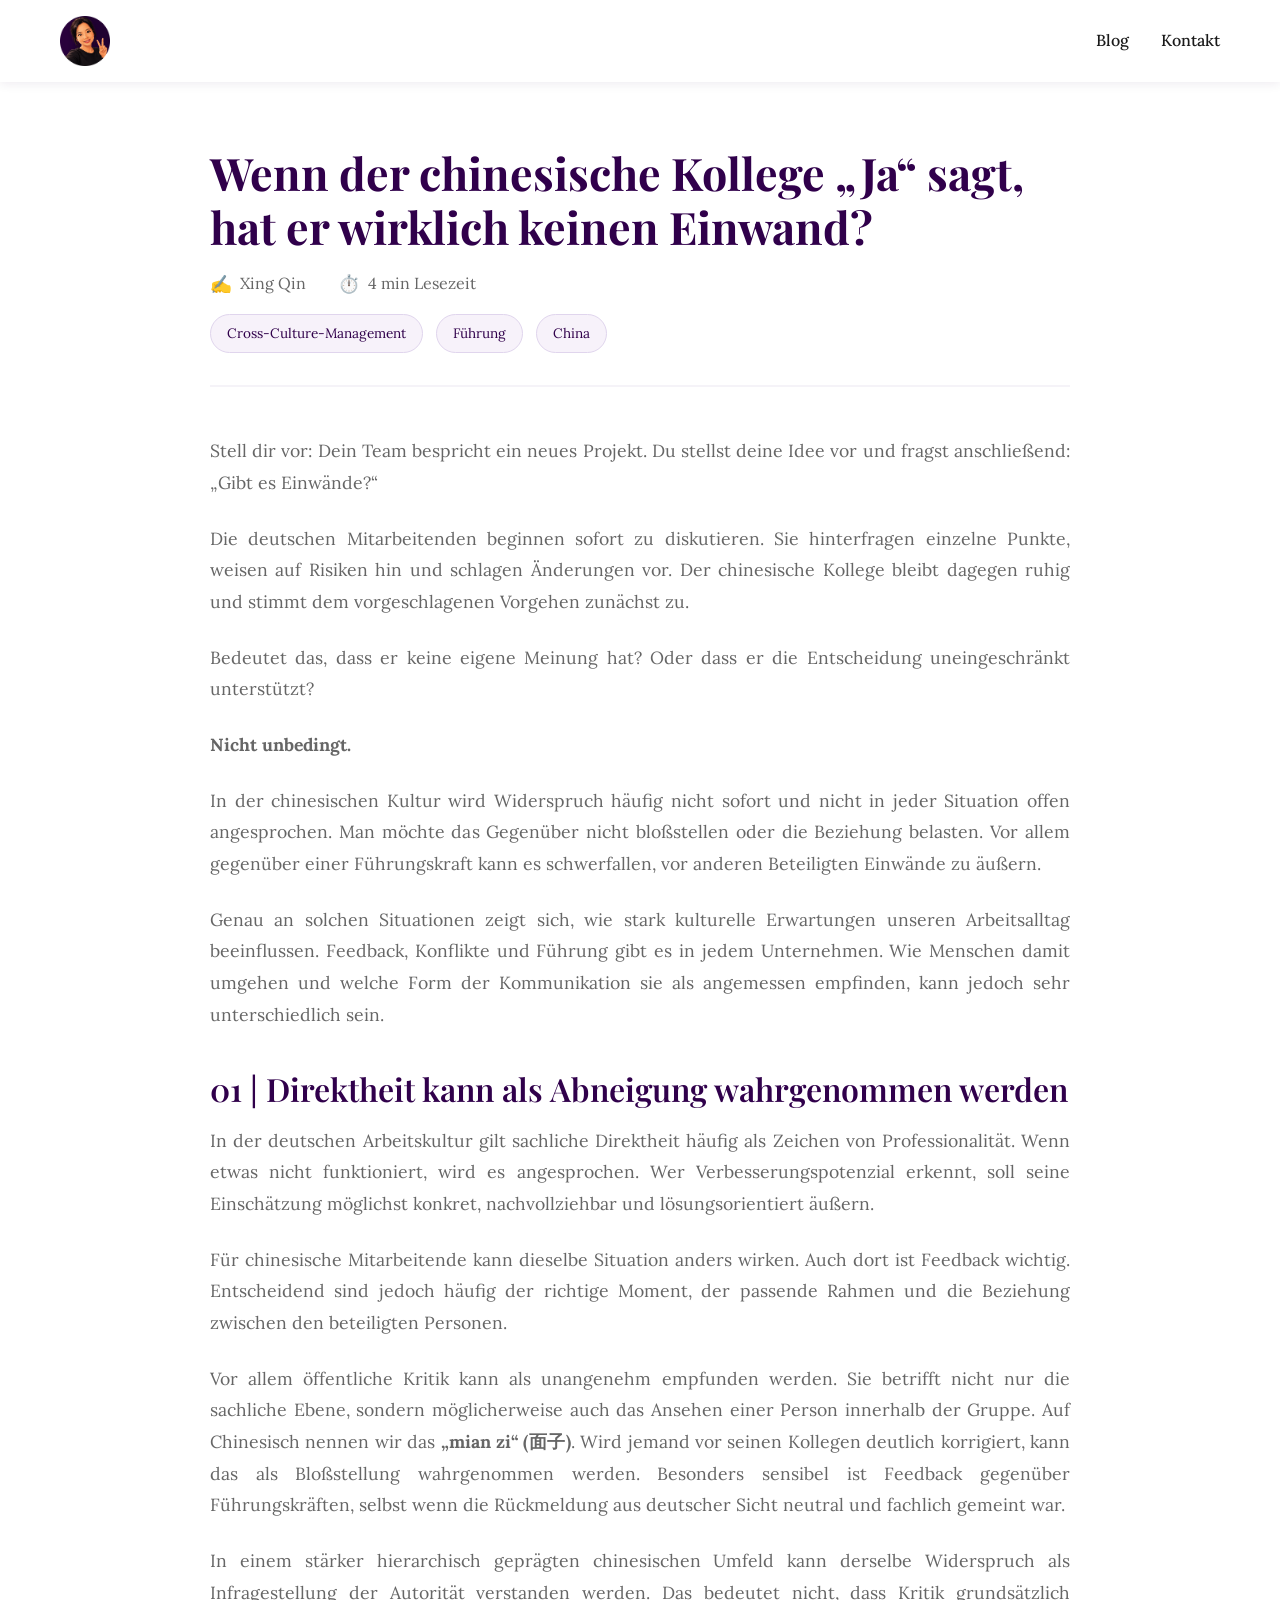
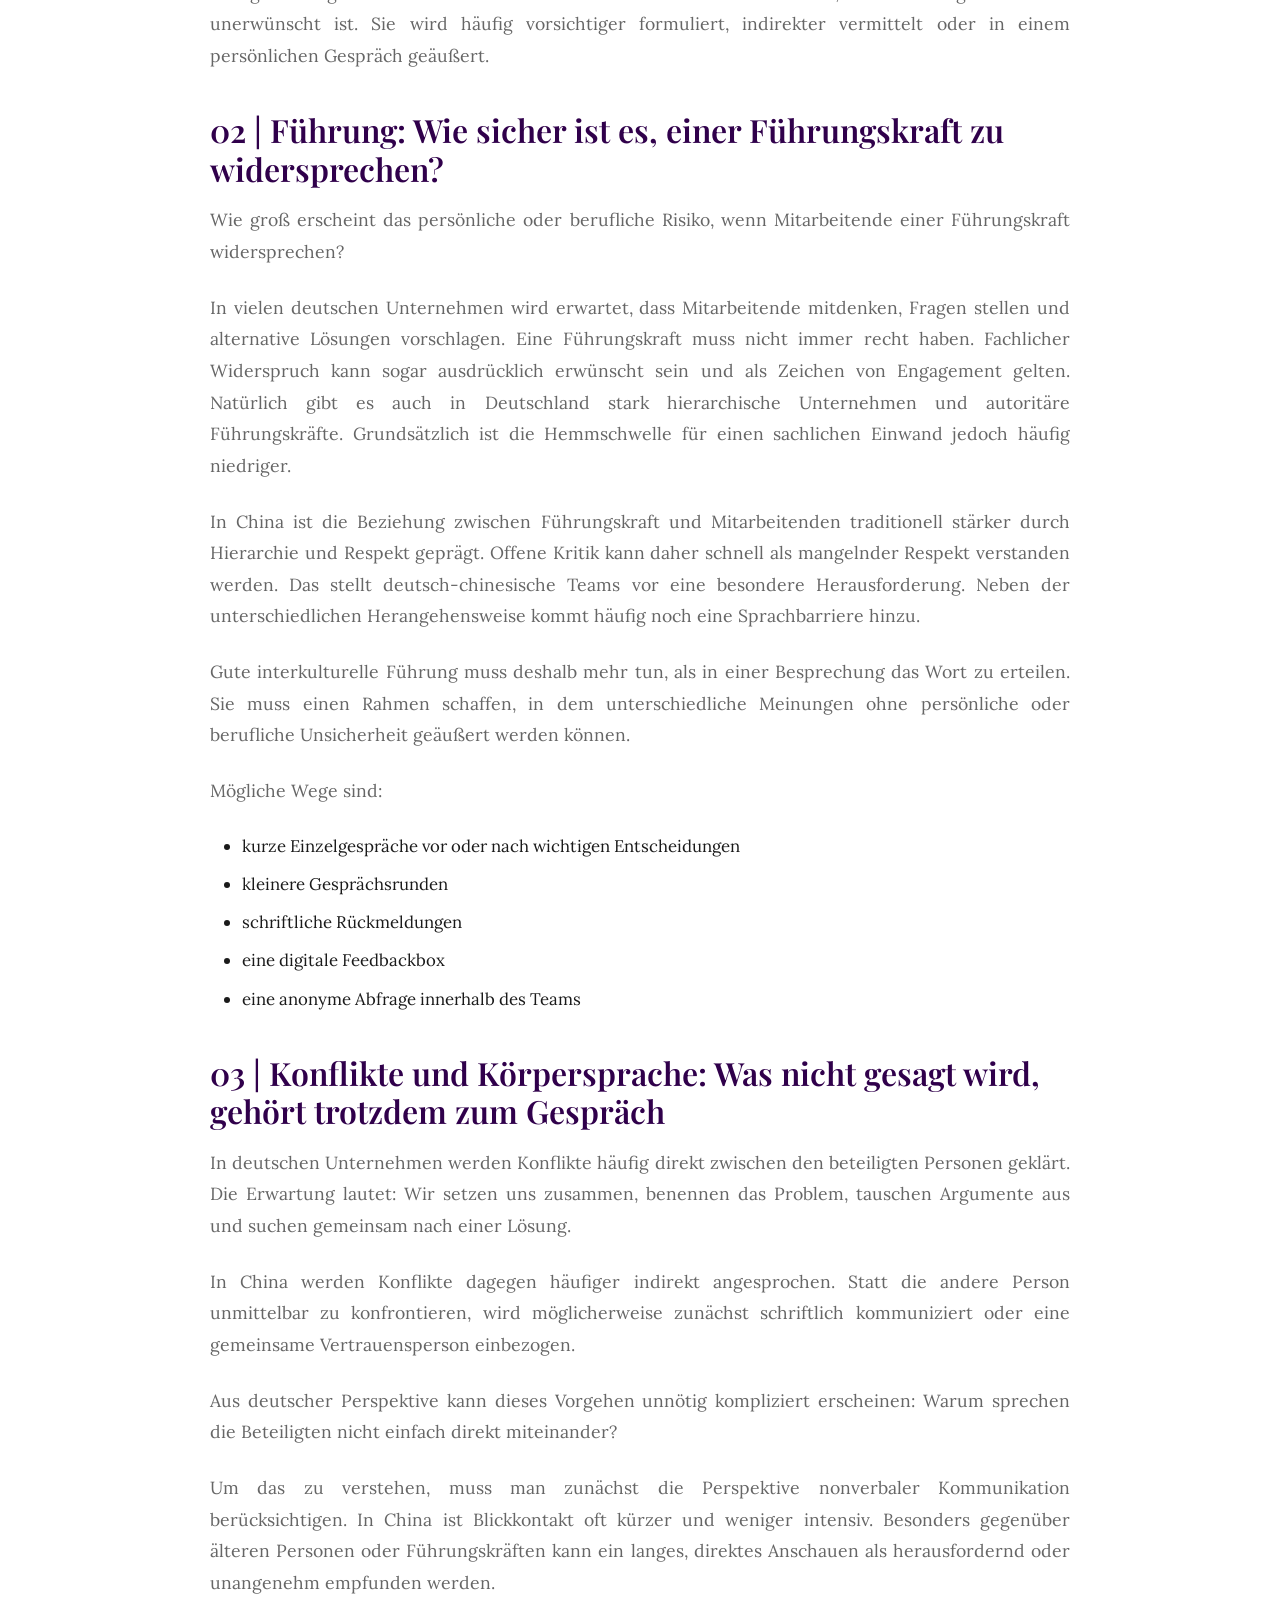
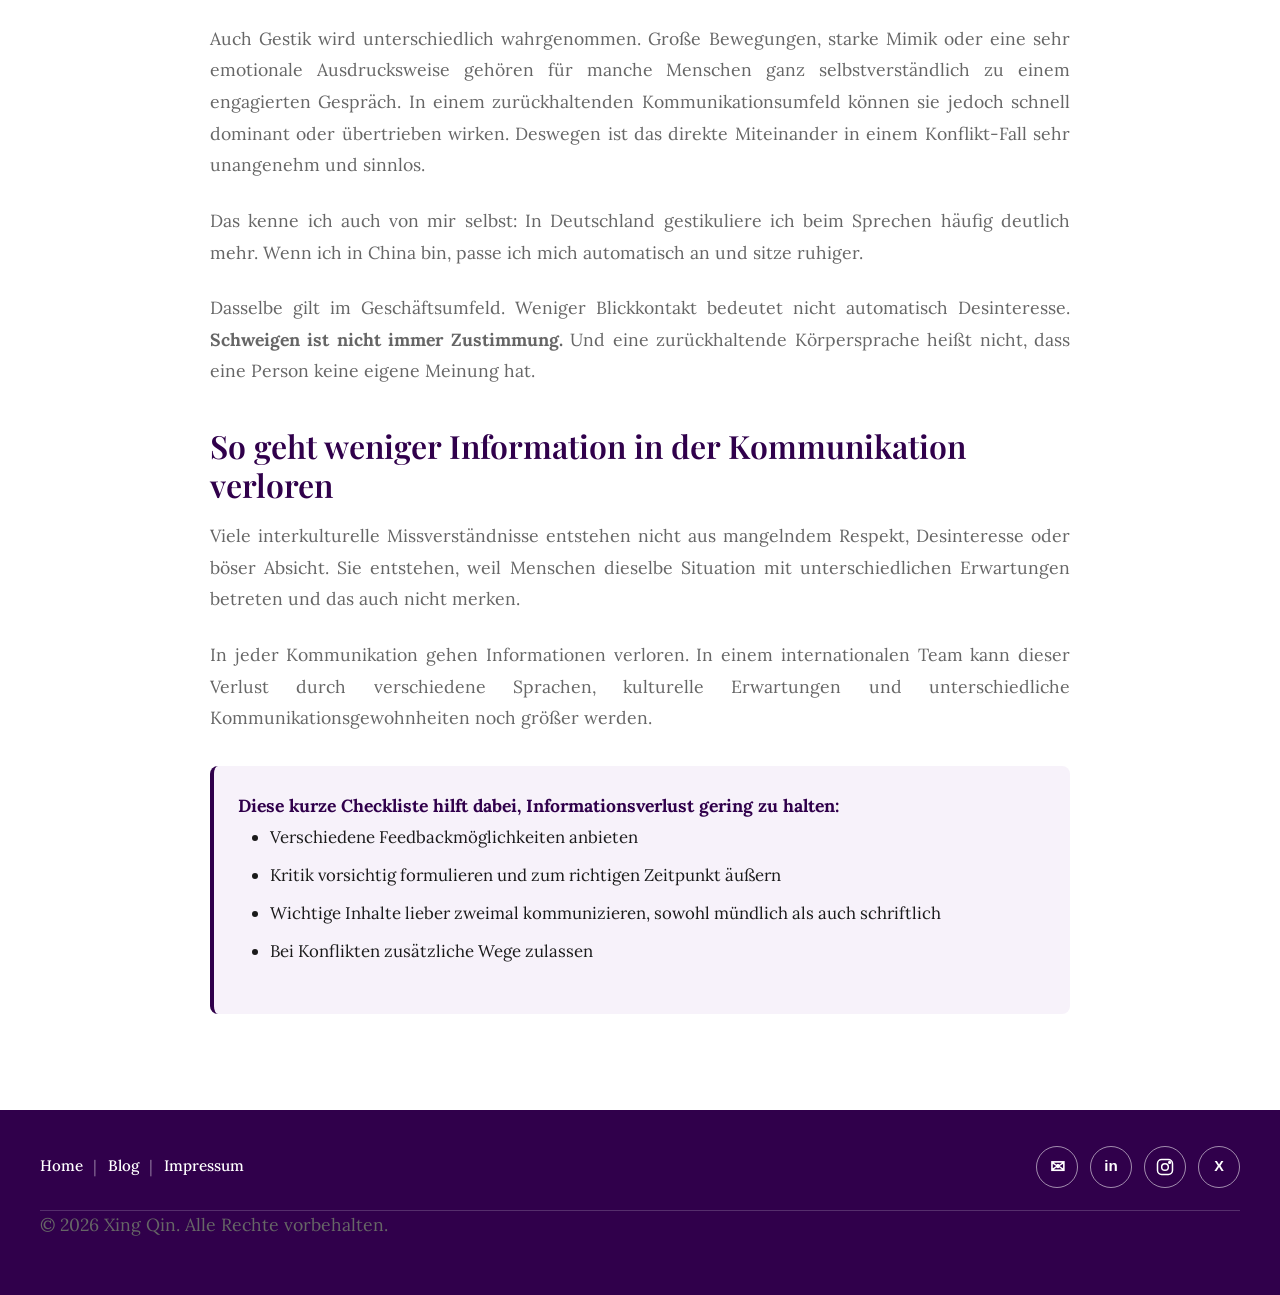
<file: blog/article/chinesische-kollegen-sagen-ja-aber-meinen-nein.html>
<!DOCTYPE html>
<html lang="de">
<head>
    <meta charset="UTF-8">
    <meta name="viewport" content="width=device-width, initial-scale=1.0">
    <title>Wenn der chinesische Kollege „Ja“ sagt, hat er wirklich keinen Einwand? - Blog</title>
    <meta name="description" content="Schweigen ist nicht immer Zustimmung. Wie Feedback, Führung und Konflikte in deutsch-chinesischen Teams unterschiedlich verstanden werden – und wie weniger Information verloren geht.">
    <link rel="canonical" href="https://doximing.github.io/blog/article/wenn-der-chinesische-kollege-ja-sagt.html">
    <meta property="og:type" content="article">
    <meta property="og:title" content="Wenn der chinesische Kollege „Ja“ sagt, hat er wirklich keinen Einwand?">
    <meta property="og:description" content="Schweigen ist nicht immer Zustimmung. Feedback, Führung und Konflikte in deutsch-chinesischen Teams.">
    <meta property="og:url" content="https://doximing.github.io/blog/article/wenn-der-chinesische-kollege-ja-sagt.html">
    <meta name="twitter:card" content="summary">
    <link rel="icon" type="image/png" href="../../images/favicon.png">
    <link rel="icon" type="image/x-icon" href="../../favicon.ico">
    <link rel="apple-touch-icon" href="../../images/apple-touch-icon.png">
    <link href="https://fonts.googleapis.com/css2?family=Playfair+Display:wght@400;600;700&family=Lora:wght@400;500;600&display=swap" rel="stylesheet">
    <link rel="stylesheet" href="../../styles.css">
    <link rel="stylesheet" href="../css/blog-landing.css">
</head>
<body>
    <!-- Navigation -->
    <nav class="navbar">
        <div class="container">
            <div class="nav-brand">
                <a href="/">
                    <img class="dcbo-nav-logo" src="../../images/xing-avatar.png" width="50" height="50" alt="Xing Qin">
                </a>
            </div>
            <div class="dcbo-nav-actions">
                <ul class="nav-menu"><li><a href="/blog/">Blog</a></li><li><a href="#Kontakt">Kontakt</a></li></ul>
            </div>
        </div>
    </nav>

    <!-- Blog Post Content -->
    <div class="blog-post-container">
        <!-- Header -->
        <header class="blog-post-header">
            <h1 class="blog-post-title">Wenn der chinesische Kollege „Ja“ sagt, hat er wirklich keinen Einwand?</h1>

            <div class="blog-post-meta">
                <span class="blog-post-author">Xing Qin</span>
                <span class="blog-post-reading-time">4 min Lesezeit</span>
            </div>

            <div class="blog-post-topics">
                <span class="blog-post-topic-tag">cross-culture-management</span>
                <span class="blog-post-topic-tag">führung</span>
                <span class="blog-post-topic-tag">china</span>
            </div>
        </header>

        <!-- Main Content -->
        <article class="blog-post-content">
            <p>
                Stell dir vor: Dein Team bespricht ein neues Projekt. Du stellst deine Idee vor und fragst anschließend:
                „Gibt es Einwände?“
            </p>

            <p>
                Die deutschen Mitarbeitenden beginnen sofort zu diskutieren. Sie hinterfragen einzelne Punkte, weisen auf Risiken hin
                und schlagen Änderungen vor. Der chinesische Kollege bleibt dagegen ruhig und stimmt dem vorgeschlagenen Vorgehen
                zunächst zu.
            </p>

            <p>
                Bedeutet das, dass er keine eigene Meinung hat? Oder dass er die Entscheidung uneingeschränkt unterstützt?
            </p>

            <p>
                <strong>Nicht unbedingt.</strong>
            </p>

            <p>
                In der chinesischen Kultur wird Widerspruch häufig nicht sofort und nicht in jeder Situation offen angesprochen. Man
                möchte das Gegenüber nicht bloßstellen oder die Beziehung belasten. Vor allem gegenüber einer Führungskraft kann es
                schwerfallen, vor anderen Beteiligten Einwände zu äußern.
            </p>

            <p>
                Genau an solchen Situationen zeigt sich, wie stark kulturelle Erwartungen unseren Arbeitsalltag beeinflussen. Feedback,
                Konflikte und Führung gibt es in jedem Unternehmen. Wie Menschen damit umgehen und welche Form der Kommunikation sie als
                angemessen empfinden, kann jedoch sehr unterschiedlich sein.
            </p>

            <h2>01 | Direktheit kann als Abneigung wahrgenommen werden</h2>

            <p>
                In der deutschen Arbeitskultur gilt sachliche Direktheit häufig als Zeichen von Professionalität. Wenn etwas nicht
                funktioniert, wird es angesprochen. Wer Verbesserungspotenzial erkennt, soll seine Einschätzung möglichst konkret,
                nachvollziehbar und lösungsorientiert äußern.
            </p>

            <p>
                Für chinesische Mitarbeitende kann dieselbe Situation anders wirken. Auch dort ist Feedback wichtig. Entscheidend sind
                jedoch häufig der richtige Moment, der passende Rahmen und die Beziehung zwischen den beteiligten Personen.
            </p>

            <p>
                Vor allem öffentliche Kritik kann als unangenehm empfunden werden. Sie betrifft nicht nur die sachliche Ebene, sondern
                möglicherweise auch das Ansehen einer Person innerhalb der Gruppe. Auf Chinesisch nennen wir das
                <strong>„mian zi“ (面子)</strong>. Wird jemand vor seinen Kollegen deutlich korrigiert, kann das als Bloßstellung
                wahrgenommen werden. Besonders sensibel ist Feedback gegenüber Führungskräften, selbst wenn die Rückmeldung aus
                deutscher Sicht neutral und fachlich gemeint war.
            </p>

            <p>
                In einem stärker hierarchisch geprägten chinesischen Umfeld kann derselbe Widerspruch als Infragestellung der Autorität
                verstanden werden. Das bedeutet nicht, dass Kritik grundsätzlich unerwünscht ist. Sie wird häufig vorsichtiger
                formuliert, indirekter vermittelt oder in einem persönlichen Gespräch geäußert.
            </p>

            <h2>02 | Führung: Wie sicher ist es, einer Führungskraft zu widersprechen?</h2>

            <p>
                Wie groß erscheint das persönliche oder berufliche Risiko, wenn Mitarbeitende einer Führungskraft widersprechen?
            </p>

            <p>
                In vielen deutschen Unternehmen wird erwartet, dass Mitarbeitende mitdenken, Fragen stellen und alternative Lösungen
                vorschlagen. Eine Führungskraft muss nicht immer recht haben. Fachlicher Widerspruch kann sogar ausdrücklich erwünscht
                sein und als Zeichen von Engagement gelten. Natürlich gibt es auch in Deutschland stark hierarchische Unternehmen und
                autoritäre Führungskräfte. Grundsätzlich ist die Hemmschwelle für einen sachlichen Einwand jedoch häufig niedriger.
            </p>

            <p>
                In China ist die Beziehung zwischen Führungskraft und Mitarbeitenden traditionell stärker durch Hierarchie und Respekt
                geprägt. Offene Kritik kann daher schnell als mangelnder Respekt verstanden werden. Das stellt deutsch-chinesische Teams
                vor eine besondere Herausforderung. Neben der unterschiedlichen Herangehensweise kommt häufig noch eine Sprachbarriere
                hinzu.
            </p>

            <p>
                Gute interkulturelle Führung muss deshalb mehr tun, als in einer Besprechung das Wort zu erteilen. Sie muss einen Rahmen
                schaffen, in dem unterschiedliche Meinungen ohne persönliche oder berufliche Unsicherheit geäußert werden können.
            </p>

            <p>
                Mögliche Wege sind:
            </p>
            <ul>
                <li>kurze Einzelgespräche vor oder nach wichtigen Entscheidungen</li>
                <li>kleinere Gesprächsrunden</li>
                <li>schriftliche Rückmeldungen</li>
                <li>eine digitale Feedbackbox</li>
                <li>eine anonyme Abfrage innerhalb des Teams</li>
            </ul>

            <h2>03 | Konflikte und Körpersprache: Was nicht gesagt wird, gehört trotzdem zum Gespräch</h2>

            <p>
                In deutschen Unternehmen werden Konflikte häufig direkt zwischen den beteiligten Personen geklärt. Die Erwartung lautet:
                Wir setzen uns zusammen, benennen das Problem, tauschen Argumente aus und suchen gemeinsam nach einer Lösung.
            </p>

            <p>
                In China werden Konflikte dagegen häufiger indirekt angesprochen. Statt die andere Person unmittelbar zu konfrontieren,
                wird möglicherweise zunächst schriftlich kommuniziert oder eine gemeinsame Vertrauensperson einbezogen.
            </p>

            <p>
                Aus deutscher Perspektive kann dieses Vorgehen unnötig kompliziert erscheinen: Warum sprechen die Beteiligten nicht
                einfach direkt miteinander?
            </p>

            <p>
                Um das zu verstehen, muss man zunächst die Perspektive nonverbaler Kommunikation berücksichtigen. In China ist
                Blickkontakt oft kürzer und weniger intensiv. Besonders gegenüber älteren Personen oder Führungskräften kann ein langes,
                direktes Anschauen als herausfordernd oder unangenehm empfunden werden.
            </p>

            <p>
                Auch Gestik wird unterschiedlich wahrgenommen. Große Bewegungen, starke Mimik oder eine sehr emotionale Ausdrucksweise
                gehören für manche Menschen ganz selbstverständlich zu einem engagierten Gespräch. In einem zurückhaltenden
                Kommunikationsumfeld können sie jedoch schnell dominant oder übertrieben wirken. Deswegen ist das direkte Miteinander in
                einem Konflikt-Fall sehr unangenehm und sinnlos.
            </p>

            <p>
                Das kenne ich auch von mir selbst: In Deutschland gestikuliere ich beim Sprechen häufig deutlich mehr. Wenn ich in China
                bin, passe ich mich automatisch an und sitze ruhiger.
            </p>

            <p>
                Dasselbe gilt im Geschäftsumfeld. Weniger Blickkontakt bedeutet nicht automatisch Desinteresse.
                <strong>Schweigen ist nicht immer Zustimmung.</strong> Und eine zurückhaltende Körpersprache heißt nicht, dass eine
                Person keine eigene Meinung hat.
            </p>

            <h2>So geht weniger Information in der Kommunikation verloren</h2>

            <p>
                Viele interkulturelle Missverständnisse entstehen nicht aus mangelndem Respekt, Desinteresse oder böser Absicht. Sie
                entstehen, weil Menschen dieselbe Situation mit unterschiedlichen Erwartungen betreten und das auch nicht merken.
            </p>

            <p>
                In jeder Kommunikation gehen Informationen verloren. In einem internationalen Team kann dieser Verlust durch
                verschiedene Sprachen, kulturelle Erwartungen und unterschiedliche Kommunikationsgewohnheiten noch größer werden.
            </p>

            <div class="blog-highlight-box">
                <p><strong>Diese kurze Checkliste hilft dabei, Informationsverlust gering zu halten:</strong></p>
                <ul>
                    <li>Verschiedene Feedbackmöglichkeiten anbieten</li>
                    <li>Kritik vorsichtig formulieren und zum richtigen Zeitpunkt äußern</li>
                    <li>Wichtige Inhalte lieber zweimal kommunizieren, sowohl mündlich als auch schriftlich</li>
                    <li>Bei Konflikten zusätzliche Wege zulassen</li>
                </ul>
            </div>
        </article>

    </div>

    <!-- Footer -->
    <footer class="dcbo-footer">
        <div class="dcbo-footer-container">
            <div class="dcbo-footer-top">
                <nav class="dcbo-footer-nav" aria-label="Footer Navigation">
                    <a href="/">Home</a><span class="dcbo-footer-nav-divider">|</span><a href="/blog/">Blog</a><span class="dcbo-footer-nav-divider">|</span><a href="/impressum.html">Impressum</a>
                </nav>

                <div id="Kontakt" class="dcbo-footer-social">
                    <a class="dcbo-footer-icon" href="mailto:x.privat@d0m1.de" aria-label="E-Mail">✉</a>
                    <a class="dcbo-footer-icon dcbo-footer-icon-text" href="https://www.linkedin.com/in/xing-qin/" aria-label="LinkedIn">in</a>
                    <a class="dcbo-footer-icon" href="https://www.instagram.com/xing311" aria-label="Instagram">
                        <svg class="dcbo-footer-instagram-icon" viewBox="0 0 24 24" aria-hidden="true">
                            <rect x="3" y="3" width="18" height="18" rx="5" ry="5"></rect>
                            <circle cx="12" cy="12" r="4"></circle>
                            <circle cx="17.5" cy="6.5" r="1"></circle>
                        </svg>
                    </a>
                    <a class="dcbo-footer-icon dcbo-footer-icon-xing" href="https://www.xing.com/profile/Xing_Qin7/" aria-label="XING">X</a>
                </div>
            </div>

            <div class="dcbo-footer-bottom">
                <p>&copy; 2026 Xing Qin. Alle Rechte vorbehalten.</p>
            </div>
        </div>
    </footer>
</body>
</html>
</file>
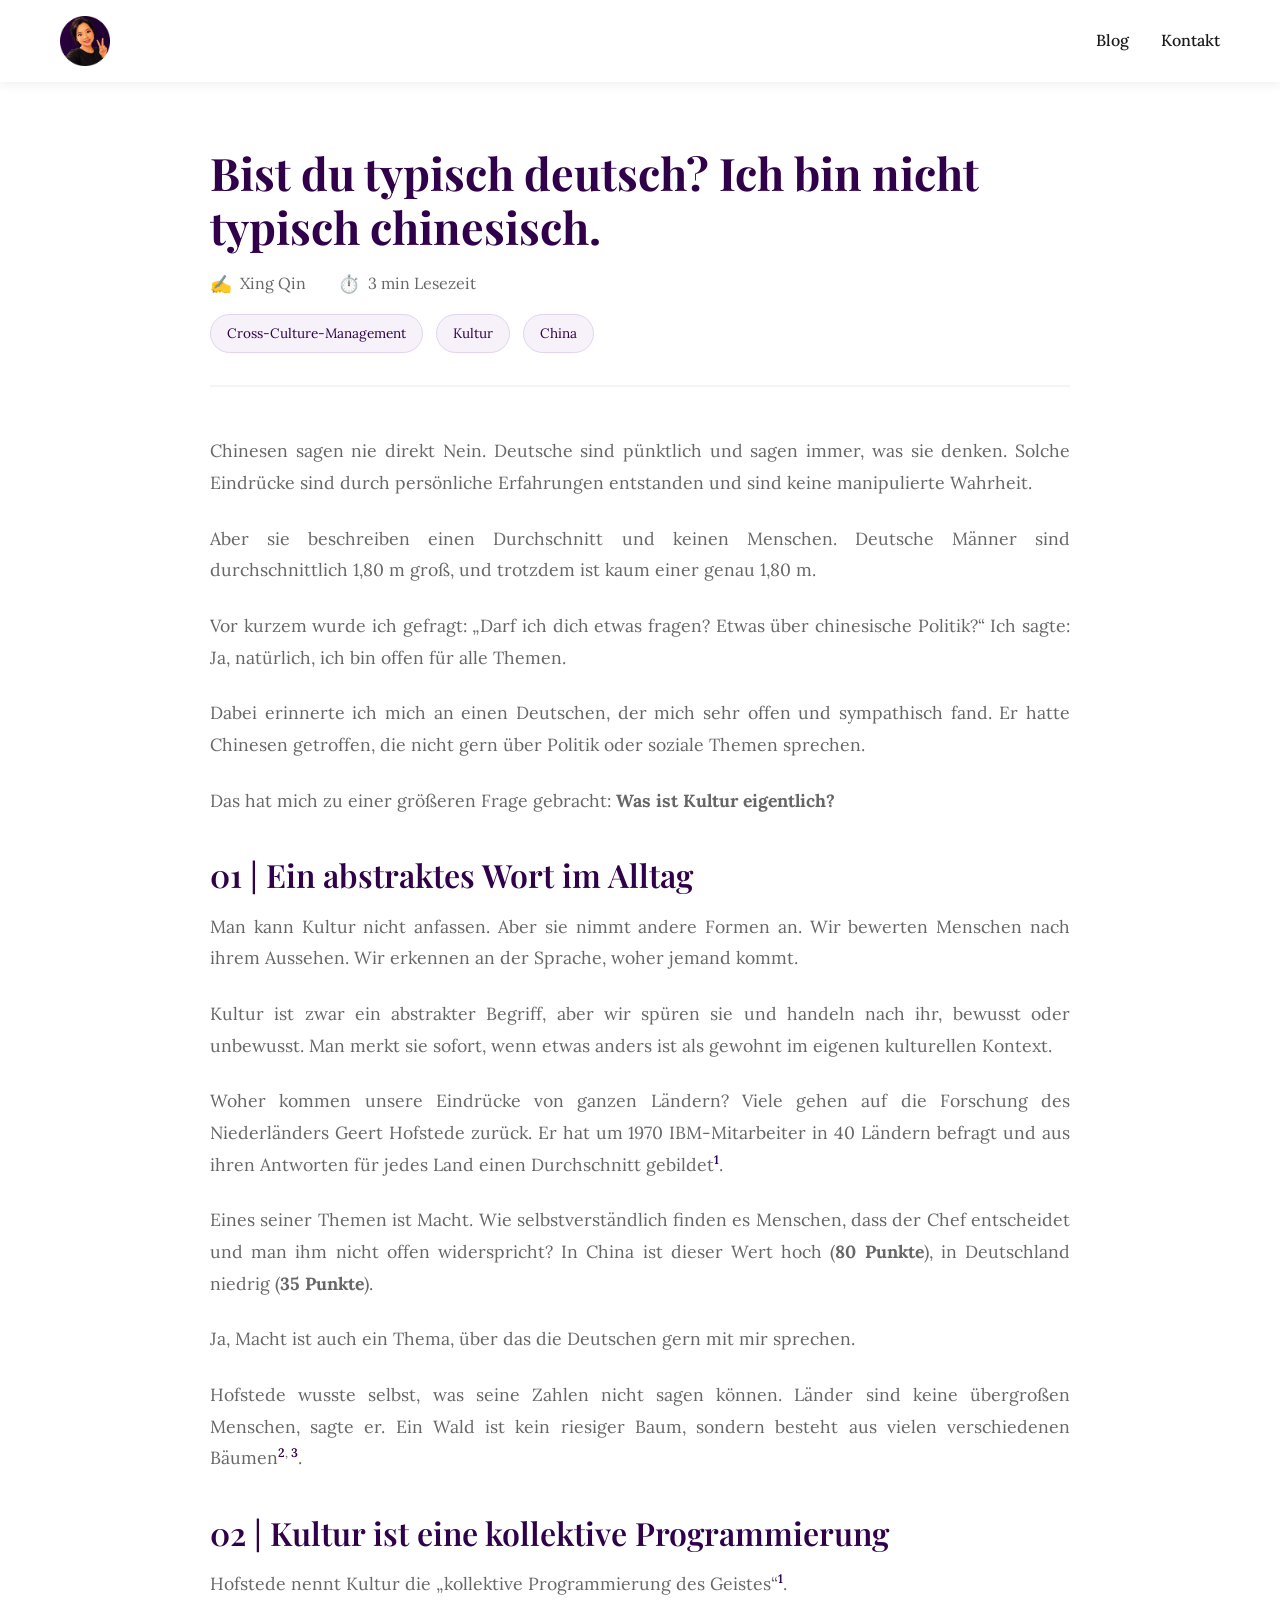
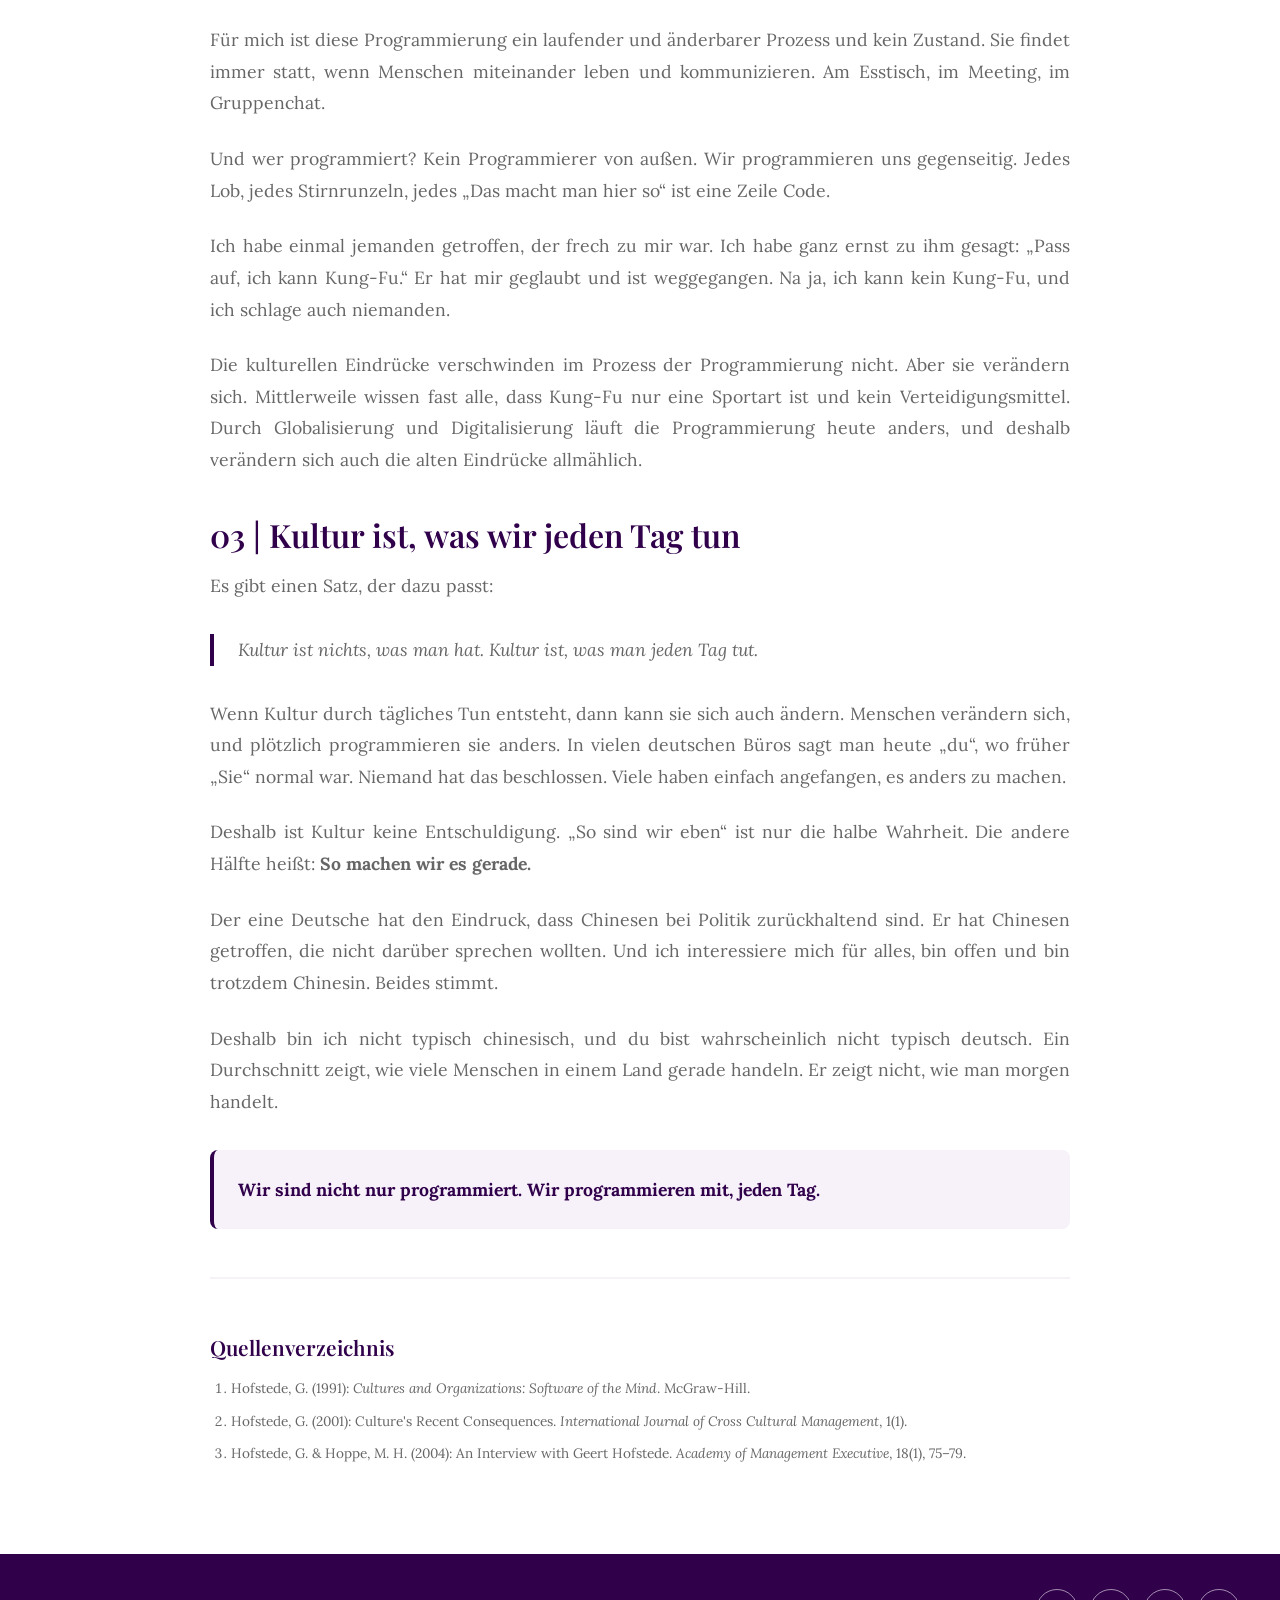
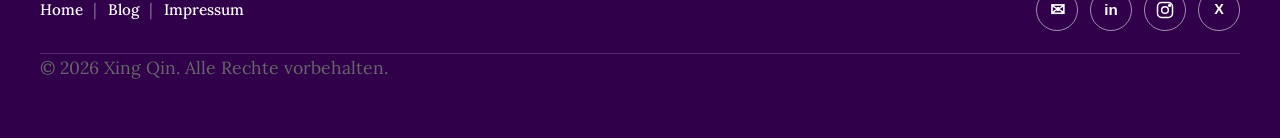
<file: blog/article/ich-bin-nicht-typisch-chinesisch.html>
<!DOCTYPE html>
<html lang="de">
<head>
    <meta charset="UTF-8">
    <meta name="viewport" content="width=device-width, initial-scale=1.0">
    <title>Bist du typisch deutsch? Ich bin nicht typisch chinesisch. - Blog</title>
    <meta name="description" content="Kulturelle Eindrücke beschreiben einen Durchschnitt, keinen Menschen. Was Hofstedes „kollektive Programmierung des Geistes“ bedeutet – und warum wir jeden Tag mitprogrammieren.">
    <link rel="canonical" href="https://doximing.github.io/blog/article/bist-du-typisch-deutsch.html">
    <meta property="og:type" content="article">
    <meta property="og:title" content="Bist du typisch deutsch? Ich bin nicht typisch chinesisch.">
    <meta property="og:description" content="Kulturelle Eindrücke beschreiben einen Durchschnitt, keinen Menschen. Warum Kultur kein Zustand ist, sondern das, was wir jeden Tag tun.">
    <meta property="og:url" content="https://doximing.github.io/blog/article/bist-du-typisch-deutsch.html">
    <meta name="twitter:card" content="summary">
    <link rel="icon" type="image/png" href="../../images/favicon.png">
    <link rel="icon" type="image/x-icon" href="../../favicon.ico">
    <link rel="apple-touch-icon" href="../../images/apple-touch-icon.png">
    <link href="https://fonts.googleapis.com/css2?family=Playfair+Display:wght@400;600;700&family=Lora:wght@400;500;600&display=swap" rel="stylesheet">
    <link rel="stylesheet" href="../../styles.css">
    <link rel="stylesheet" href="../css/blog-landing.css">
</head>
<body>
    <!-- Navigation -->
    <nav class="navbar">
        <div class="container">
            <div class="nav-brand">
                <a href="/">
                    <img class="dcbo-nav-logo" src="../../images/xing-avatar.png" width="50" height="50" alt="Xing Qin">
                </a>
            </div>
            <div class="dcbo-nav-actions">
                <ul class="nav-menu"><li><a href="/blog/">Blog</a></li><li><a href="#Kontakt">Kontakt</a></li></ul>
            </div>
        </div>
    </nav>

    <!-- Blog Post Content -->
    <div class="blog-post-container">
        <!-- Header -->
        <header class="blog-post-header">
            <h1 class="blog-post-title">Bist du typisch deutsch? Ich bin nicht typisch chinesisch.</h1>

            <div class="blog-post-meta">
                <span class="blog-post-author">Xing Qin</span>
                <span class="blog-post-reading-time">3 min Lesezeit</span>
            </div>

            <div class="blog-post-topics">
                <span class="blog-post-topic-tag">cross-culture-management</span>
                <span class="blog-post-topic-tag">kultur</span>
                <span class="blog-post-topic-tag">china</span>
            </div>
        </header>

        <!-- Main Content -->
        <article class="blog-post-content">
            <p>
                Chinesen sagen nie direkt Nein. Deutsche sind pünktlich und sagen immer, was sie denken. Solche Eindrücke sind durch
                persönliche Erfahrungen entstanden und sind keine manipulierte Wahrheit.
            </p>

            <p>
                Aber sie beschreiben einen Durchschnitt und keinen Menschen. Deutsche Männer sind durchschnittlich 1,80 m groß, und
                trotzdem ist kaum einer genau 1,80 m.
            </p>

            <p>
                Vor kurzem wurde ich gefragt: „Darf ich dich etwas fragen? Etwas über chinesische Politik?“ Ich sagte: Ja, natürlich,
                ich bin offen für alle Themen.
            </p>

            <p>
                Dabei erinnerte ich mich an einen Deutschen, der mich sehr offen und sympathisch fand. Er hatte Chinesen getroffen,
                die nicht gern über Politik oder soziale Themen sprechen.
            </p>

            <p>
                Das hat mich zu einer größeren Frage gebracht: <strong>Was ist Kultur eigentlich?</strong>
            </p>

            <h2>01 | Ein abstraktes Wort im Alltag</h2>

            <p>
                Man kann Kultur nicht anfassen. Aber sie nimmt andere Formen an. Wir bewerten Menschen nach ihrem Aussehen. Wir erkennen
                an der Sprache, woher jemand kommt.
            </p>

            <p>
                Kultur ist zwar ein abstrakter Begriff, aber wir spüren sie und handeln nach ihr, bewusst oder unbewusst. Man merkt sie
                sofort, wenn etwas anders ist als gewohnt im eigenen kulturellen Kontext.
            </p>

            <p>
                Woher kommen unsere Eindrücke von ganzen Ländern? Viele gehen auf die Forschung des Niederländers Geert Hofstede zurück.
                Er hat um 1970 IBM-Mitarbeiter in 40 Ländern befragt und aus ihren Antworten für jedes Land einen Durchschnitt
                gebildet<sup><a href="#q1">1</a></sup>.
            </p>

            <p>
                Eines seiner Themen ist Macht. Wie selbstverständlich finden es Menschen, dass der Chef entscheidet und man ihm nicht
                offen widerspricht? In China ist dieser Wert hoch (<strong>80 Punkte</strong>), in Deutschland niedrig
                (<strong>35 Punkte</strong>).
            </p>

            <p>
                Ja, Macht ist auch ein Thema, über das die Deutschen gern mit mir sprechen.
            </p>

            <p>
                Hofstede wusste selbst, was seine Zahlen nicht sagen können. Länder sind keine übergroßen Menschen, sagte er. Ein Wald
                ist kein riesiger Baum, sondern besteht aus vielen verschiedenen Bäumen<sup><a href="#q2">2</a>, <a href="#q3">3</a></sup>.
            </p>

            <h2>02 | Kultur ist eine kollektive Programmierung</h2>

            <p>
                Hofstede nennt Kultur die „kollektive Programmierung des Geistes“<sup><a href="#q1">1</a></sup>.
            </p>

            <p>
                Für mich ist diese Programmierung ein laufender und änderbarer Prozess und kein Zustand. Sie findet immer statt, wenn
                Menschen miteinander leben und kommunizieren. Am Esstisch, im Meeting, im Gruppenchat.
            </p>

            <p>
                Und wer programmiert? Kein Programmierer von außen. Wir programmieren uns gegenseitig. Jedes Lob, jedes Stirnrunzeln,
                jedes „Das macht man hier so“ ist eine Zeile Code.
            </p>

            <p>
                Ich habe einmal jemanden getroffen, der frech zu mir war. Ich habe ganz ernst zu ihm gesagt: „Pass auf, ich kann
                Kung-Fu.“ Er hat mir geglaubt und ist weggegangen. Na ja, ich kann kein Kung-Fu, und ich schlage auch niemanden.
            </p>

            <p>
                Die kulturellen Eindrücke verschwinden im Prozess der Programmierung nicht. Aber sie verändern sich. Mittlerweile wissen
                fast alle, dass Kung-Fu nur eine Sportart ist und kein Verteidigungsmittel. Durch Globalisierung und Digitalisierung
                läuft die Programmierung heute anders, und deshalb verändern sich auch die alten Eindrücke allmählich.
            </p>

            <h2>03 | Kultur ist, was wir jeden Tag tun</h2>

            <p>
                Es gibt einen Satz, der dazu passt:
            </p>

            <blockquote>
                Kultur ist nichts, was man hat. Kultur ist, was man jeden Tag tut.
            </blockquote>

            <p>
                Wenn Kultur durch tägliches Tun entsteht, dann kann sie sich auch ändern. Menschen verändern sich, und plötzlich
                programmieren sie anders. In vielen deutschen Büros sagt man heute „du“, wo früher „Sie“ normal war. Niemand hat das
                beschlossen. Viele haben einfach angefangen, es anders zu machen.
            </p>

            <p>
                Deshalb ist Kultur keine Entschuldigung. „So sind wir eben“ ist nur die halbe Wahrheit. Die andere Hälfte heißt:
                <strong>So machen wir es gerade.</strong>
            </p>

            <p>
                Der eine Deutsche hat den Eindruck, dass Chinesen bei Politik zurückhaltend sind. Er hat Chinesen getroffen, die nicht
                darüber sprechen wollten. Und ich interessiere mich für alles, bin offen und bin trotzdem Chinesin. Beides stimmt.
            </p>

            <p>
                Deshalb bin ich nicht typisch chinesisch, und du bist wahrscheinlich nicht typisch deutsch. Ein Durchschnitt zeigt, wie
                viele Menschen in einem Land gerade handeln. Er zeigt nicht, wie man morgen handelt.
            </p>

            <div class="blog-highlight-box">
                <p><strong>Wir sind nicht nur programmiert. Wir programmieren mit, jeden Tag.</strong></p>
            </div>

            <div class="blog-post-footnotes">
                <h3>Quellenverzeichnis</h3>
                <ol>
                    <li id="q1">Hofstede, G. (1991): <em>Cultures and Organizations: Software of the Mind</em>. McGraw-Hill.</li>
                    <li id="q2">Hofstede, G. (2001): Culture's Recent Consequences. <em>International Journal of Cross Cultural Management</em>, 1(1).</li>
                    <li id="q3">Hofstede, G. &amp; Hoppe, M. H. (2004): An Interview with Geert Hofstede. <em>Academy of Management Executive</em>, 18(1), 75–79.</li>
                </ol>
            </div>
        </article>

    </div>

    <!-- Footer -->
    <footer class="dcbo-footer">
        <div class="dcbo-footer-container">
            <div class="dcbo-footer-top">
                <nav class="dcbo-footer-nav" aria-label="Footer Navigation">
                    <a href="/">Home</a><span class="dcbo-footer-nav-divider">|</span><a href="/blog/">Blog</a><span class="dcbo-footer-nav-divider">|</span><a href="/impressum.html">Impressum</a>
                </nav>

                <div id="Kontakt" class="dcbo-footer-social">
                    <a class="dcbo-footer-icon" href="mailto:x.privat@d0m1.de" aria-label="E-Mail">✉</a>
                    <a class="dcbo-footer-icon dcbo-footer-icon-text" href="https://www.linkedin.com/in/xing-qin/" aria-label="LinkedIn">in</a>
                    <a class="dcbo-footer-icon" href="https://www.instagram.com/xing311" aria-label="Instagram">
                        <svg class="dcbo-footer-instagram-icon" viewBox="0 0 24 24" aria-hidden="true">
                            <rect x="3" y="3" width="18" height="18" rx="5" ry="5"></rect>
                            <circle cx="12" cy="12" r="4"></circle>
                            <circle cx="17.5" cy="6.5" r="1"></circle>
                        </svg>
                    </a>
                    <a class="dcbo-footer-icon dcbo-footer-icon-xing" href="https://www.xing.com/profile/Xing_Qin7/" aria-label="XING">X</a>
                </div>
            </div>

            <div class="dcbo-footer-bottom">
                <p>&copy; 2026 Xing Qin. Alle Rechte vorbehalten.</p>
            </div>
        </div>
    </footer>
</body>
</html>
</file>
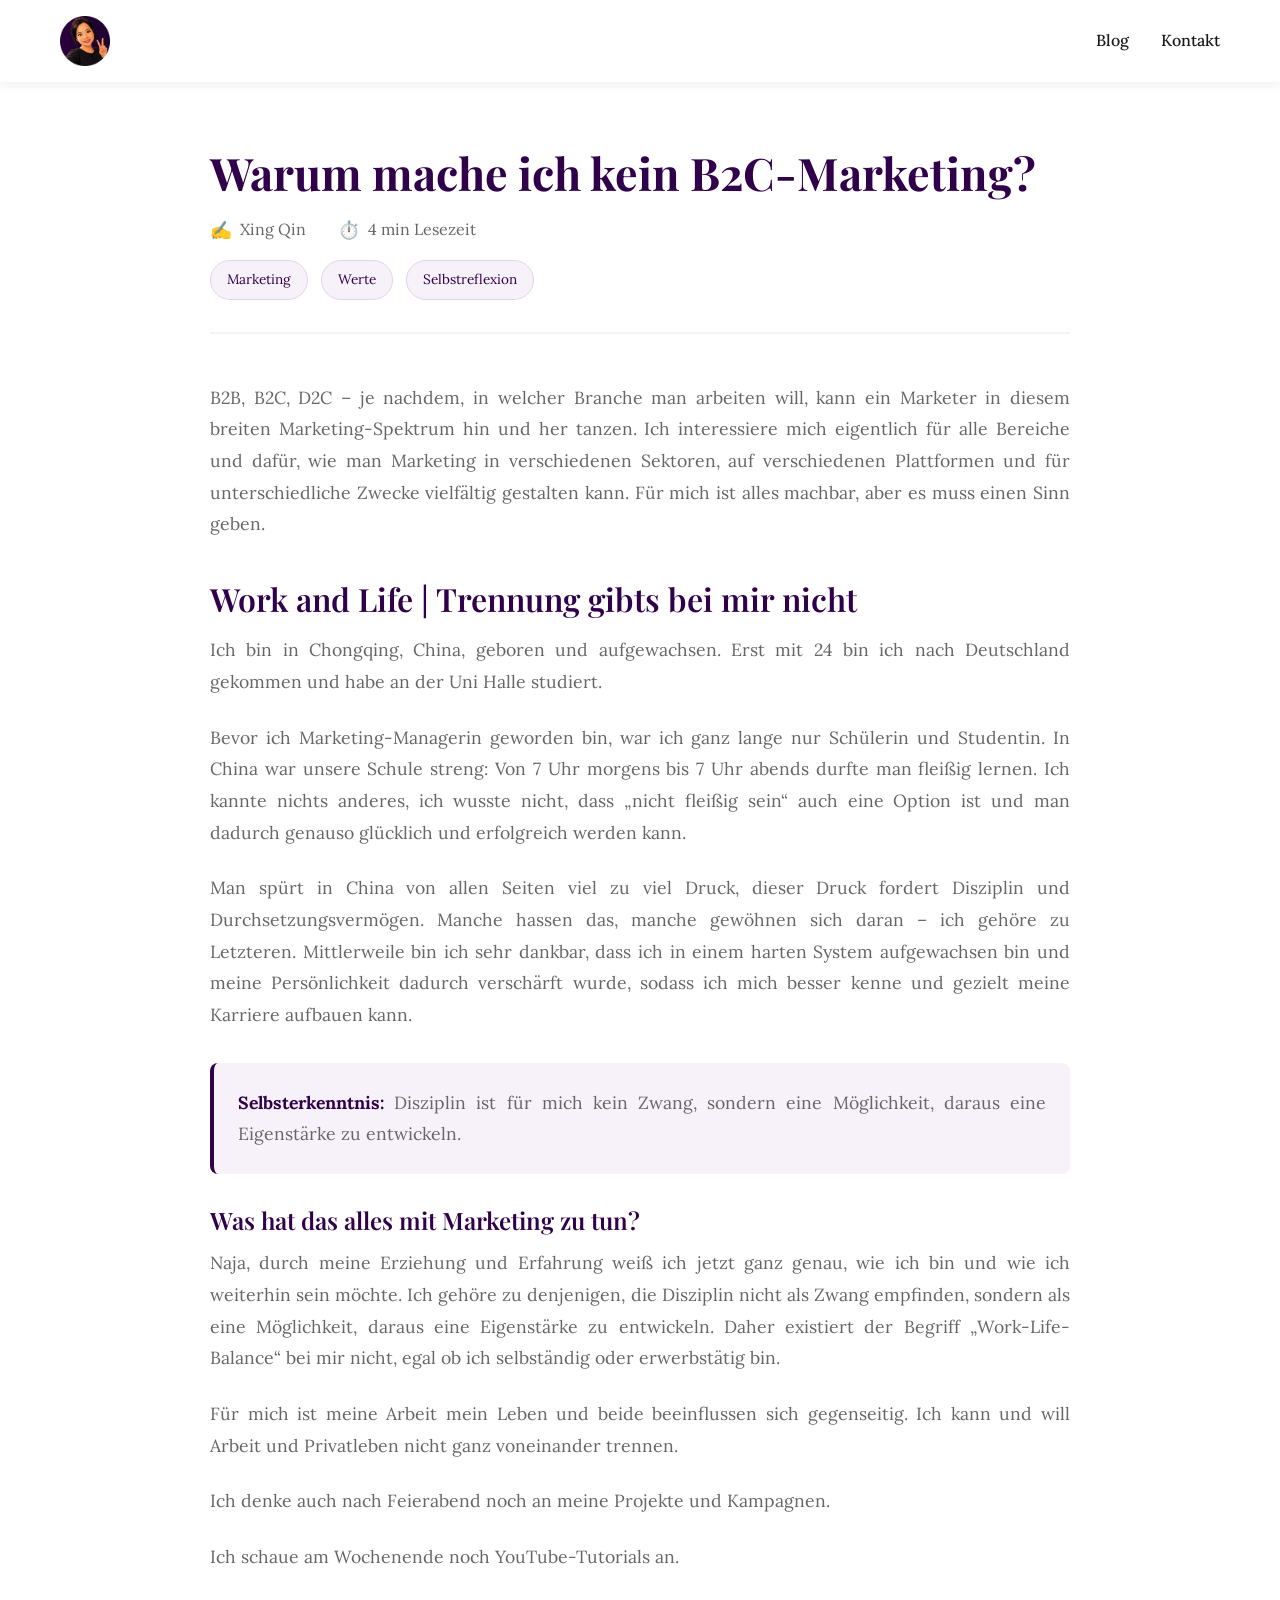
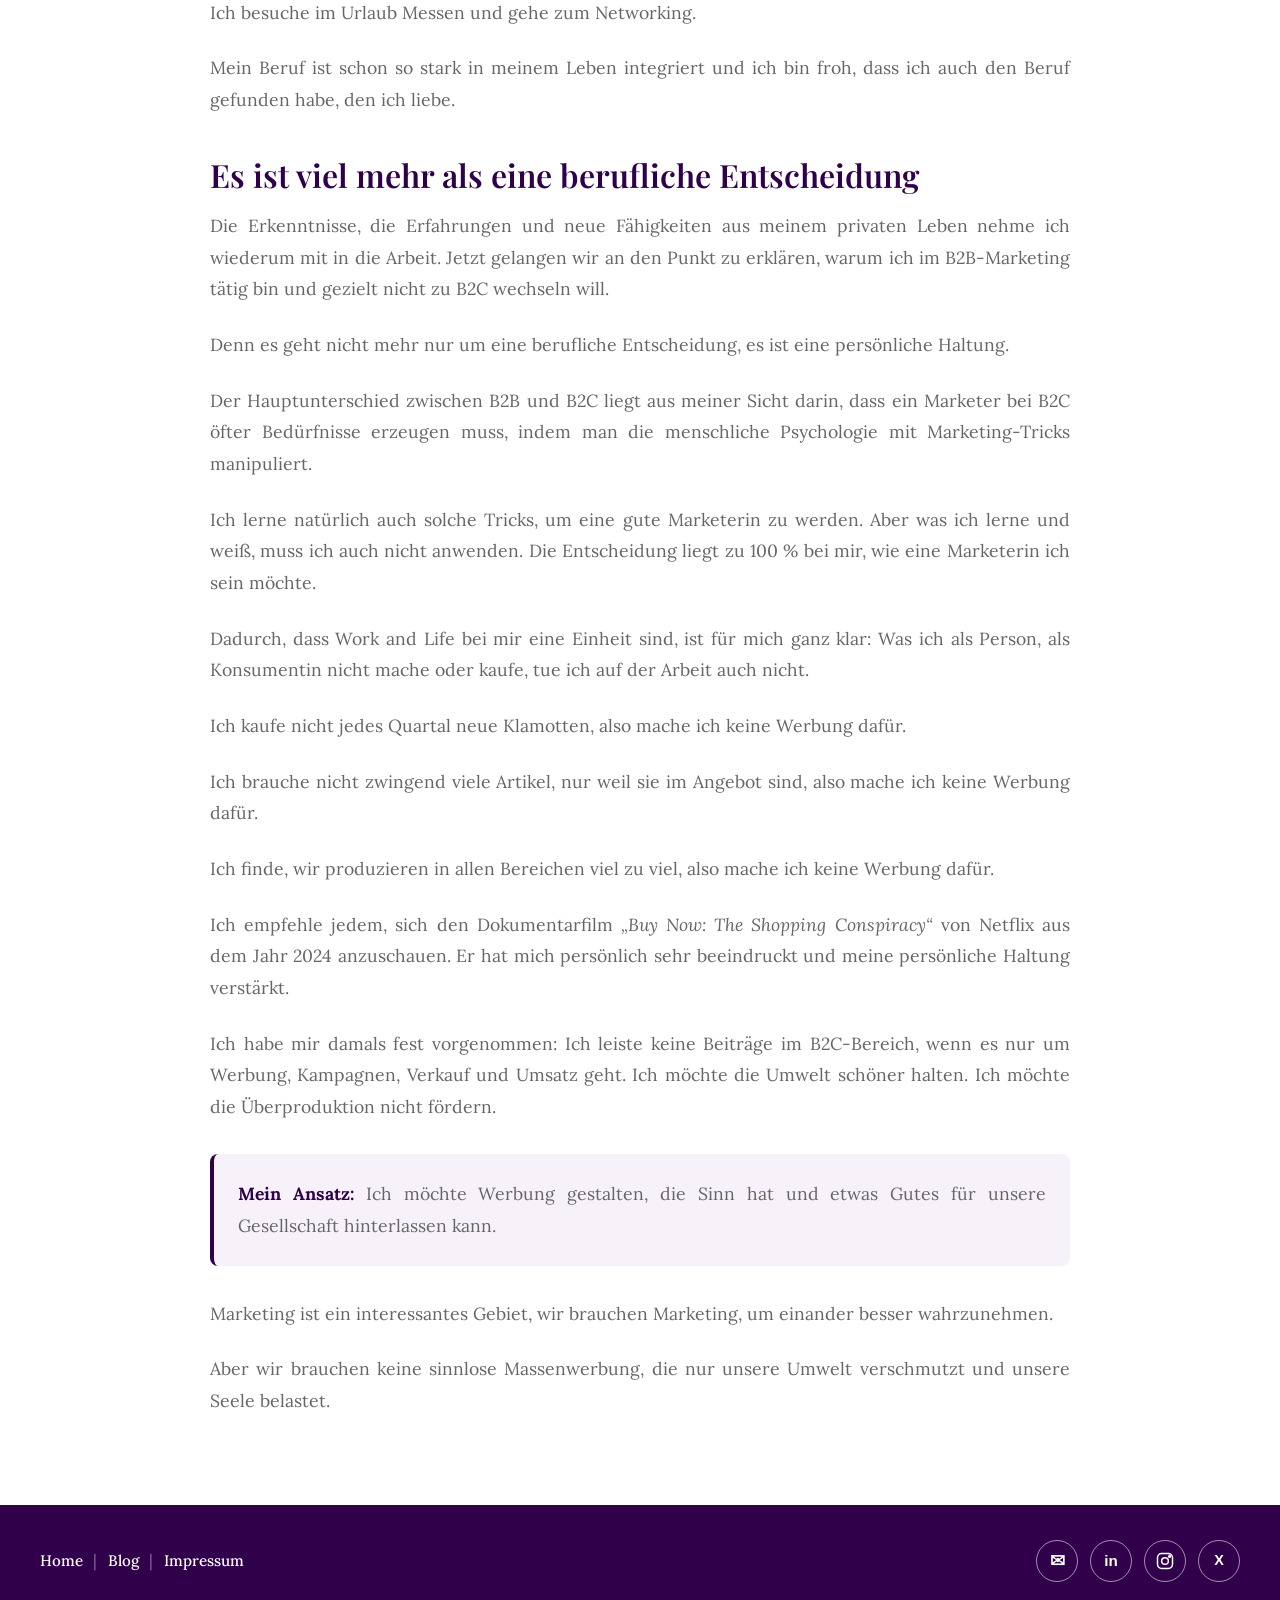
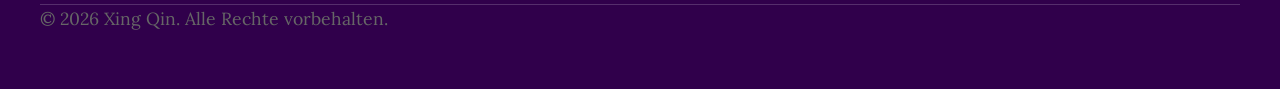
<file: blog/article/ich-mache-kein-b2c-marketing.html>
<!DOCTYPE html>
<html lang="de">
<head>
    <meta charset="UTF-8">
    <meta name="viewport" content="width=device-width, initial-scale=1.0">
    <title>Warum mache ich kein B2C-Marketing? - Blog</title>
    <meta name="description" content="B2B, B2C, D2C – warum ich mich bewusst gegen B2C-Marketing entschieden habe und wie meine persönliche Haltung zu Konsum und Werbung meine Arbeit prägt.">
    <link rel="canonical" href="https://doximing.github.io/blog/article/ich-mache-kein-b2c-marketing.html">
    <meta property="og:type" content="article">
    <meta property="og:title" content="Warum mache ich kein B2C-Marketing?">
    <meta property="og:description" content="Warum ich mich bewusst gegen B2C-Marketing entschieden habe und wie meine persönliche Haltung zu Konsum und Werbung meine Arbeit prägt.">
    <meta property="og:url" content="https://doximing.github.io/blog/article/ich-mache-kein-b2c-marketing.html">
    <meta name="twitter:card" content="summary">
    <link rel="icon" type="image/png" href="../../images/favicon.png">
    <link rel="icon" type="image/x-icon" href="../../favicon.ico">
    <link rel="apple-touch-icon" href="../../images/apple-touch-icon.png">
    <link href="https://fonts.googleapis.com/css2?family=Playfair+Display:wght@400;600;700&family=Lora:wght@400;500;600&display=swap" rel="stylesheet">
    <link rel="stylesheet" href="../../styles.css">
    <link rel="stylesheet" href="../css/blog-landing.css">
</head>
<body>
    <!-- Navigation -->
    <nav class="navbar">
        <div class="container">
            <div class="nav-brand">
                <a href="/">
                    <img class="dcbo-nav-logo" src="../../images/xing-avatar.png" width="50" height="50" alt="Xing Qin">
                </a>
            </div>
            <div class="dcbo-nav-actions">
                <ul class="nav-menu"><li><a href="/blog/">Blog</a></li><li><a href="#Kontakt">Kontakt</a></li></ul>
            </div>
        </div>
    </nav>

    <!-- Blog Post Content -->
    <div class="blog-post-container">
        <!-- Header -->
        <header class="blog-post-header">
            <h1 class="blog-post-title">Warum mache ich kein B2C-Marketing?</h1>

            <div class="blog-post-meta">
                <span class="blog-post-author">Xing Qin</span>
                <span class="blog-post-reading-time">4 min Lesezeit</span>
            </div>

            <div class="blog-post-topics">
                <span class="blog-post-topic-tag">marketing</span>
                <span class="blog-post-topic-tag">werte</span>
                <span class="blog-post-topic-tag">Selbstreflexion</span>
            </div>
        </header>

        <!-- Main Content -->
        <article class="blog-post-content">
            <p>
                B2B, B2C, D2C – je nachdem, in welcher Branche man arbeiten will, kann ein Marketer in diesem breiten
                Marketing-Spektrum hin und her tanzen. Ich interessiere mich eigentlich für alle Bereiche und dafür,
                wie man Marketing in verschiedenen Sektoren, auf verschiedenen Plattformen und für unterschiedliche
                Zwecke vielfältig gestalten kann. Für mich ist alles machbar, aber es muss einen Sinn geben.
            </p>

            <h2>Work and Life | Trennung gibts bei mir nicht</h2>
            <p>
                Ich bin in Chongqing, China, geboren und aufgewachsen. Erst mit 24 bin ich nach Deutschland gekommen
                und habe an der Uni Halle studiert.
            </p>
            <p>
                Bevor ich Marketing-Managerin geworden bin, war ich ganz lange nur Schülerin und Studentin. In China
                war unsere Schule streng: Von 7 Uhr morgens bis 7 Uhr abends durfte man fleißig lernen. Ich kannte
                nichts anderes, ich wusste nicht, dass „nicht fleißig sein“ auch eine Option ist und man dadurch
                genauso glücklich und erfolgreich werden kann.
            </p>
            <p>
                Man spürt in China von allen Seiten viel zu viel Druck, dieser Druck fordert Disziplin und
                Durchsetzungsvermögen. Manche hassen das, manche gewöhnen sich daran – ich gehöre zu Letzteren.
                Mittlerweile bin ich sehr dankbar, dass ich in einem harten System aufgewachsen bin und meine
                Persönlichkeit dadurch verschärft wurde, sodass ich mich besser kenne und gezielt meine Karriere
                aufbauen kann.
            </p>

            <div class="blog-highlight-box">
                <p>
                    <strong>Selbsterkenntnis:</strong> Disziplin ist für mich kein Zwang, sondern eine Möglichkeit,
                    daraus eine Eigenstärke zu entwickeln.
                </p>
            </div>

            <h3>Was hat das alles mit Marketing zu tun?</h3>
            <p>
                Naja, durch meine Erziehung und Erfahrung weiß ich jetzt ganz genau, wie ich bin und wie ich
                weiterhin sein möchte. Ich gehöre zu denjenigen, die Disziplin nicht als Zwang empfinden, sondern
                als eine Möglichkeit, daraus eine Eigenstärke zu entwickeln. Daher existiert der Begriff
                „Work-Life-Balance“ bei mir nicht, egal ob ich selbständig oder erwerbstätig bin.
            </p>
            <p>
                Für mich ist meine Arbeit mein Leben und beide beeinflussen sich gegenseitig. Ich kann und will
                Arbeit und Privatleben nicht ganz voneinander trennen.
            </p>
            <p>Ich denke auch nach Feierabend noch an meine Projekte und Kampagnen.</p>
            <p>Ich schaue am Wochenende noch YouTube-Tutorials an.</p>
            <p>Ich besuche im Urlaub Messen und gehe zum Networking.</p>
            <p>
                Mein Beruf ist schon so stark in meinem Leben integriert und ich bin froh, dass ich auch den Beruf
                gefunden habe, den ich liebe.
            </p>

            <h2>Es ist viel mehr als eine berufliche Entscheidung</h2>
            <p>
                Die Erkenntnisse, die Erfahrungen und neue Fähigkeiten aus meinem privaten Leben nehme ich wiederum
                mit in die Arbeit. Jetzt gelangen wir an den Punkt zu erklären, warum ich im B2B-Marketing tätig bin
                und gezielt nicht zu B2C wechseln will.
            </p>
            <p>
                Denn es geht nicht mehr nur um eine berufliche Entscheidung, es ist eine persönliche Haltung.
            </p>
            <p>
                Der Hauptunterschied zwischen B2B und B2C liegt aus meiner Sicht darin, dass ein Marketer bei B2C
                öfter Bedürfnisse erzeugen muss, indem man die menschliche Psychologie mit Marketing-Tricks
                manipuliert.
            </p>
            <p>
                Ich lerne natürlich auch solche Tricks, um eine gute Marketerin zu werden. Aber was ich lerne und
                weiß, muss ich auch nicht anwenden. Die Entscheidung liegt zu 100&nbsp;% bei mir, wie eine Marketerin
                ich sein möchte.
            </p>
            <p>
                Dadurch, dass Work and Life bei mir eine Einheit sind, ist für mich ganz klar: Was ich als Person,
                als Konsumentin nicht mache oder kaufe, tue ich auf der Arbeit auch nicht.
            </p>
            <p>Ich kaufe nicht jedes Quartal neue Klamotten, also mache ich keine Werbung dafür.</p>
            <p>Ich brauche nicht zwingend viele Artikel, nur weil sie im Angebot sind, also mache ich keine Werbung dafür.</p>
            <p>Ich finde, wir produzieren in allen Bereichen viel zu viel, also mache ich keine Werbung dafür.</p>
            <p>
                Ich empfehle jedem, sich den Dokumentarfilm <em>„Buy Now: The Shopping Conspiracy“</em> von Netflix
                aus dem Jahr 2024 anzuschauen. Er hat mich persönlich sehr beeindruckt und meine persönliche Haltung
                verstärkt.
            </p>
            <p>
                Ich habe mir damals fest vorgenommen: Ich leiste keine Beiträge im B2C-Bereich, wenn es nur um
                Werbung, Kampagnen, Verkauf und Umsatz geht. Ich möchte die Umwelt schöner halten. Ich möchte die Überproduktion nicht fördern.
            </p>
            
            <div class="blog-highlight-box">
                <p>
                    <strong>Mein Ansatz:</strong> Ich möchte Werbung gestalten, die Sinn hat und etwas Gutes für unsere Gesellschaft hinterlassen kann.
                </p>
            </div>

            <p>
                Marketing ist ein interessantes Gebiet, wir brauchen Marketing, um einander besser wahrzunehmen.
            </p>
            <p>
                Aber wir brauchen keine sinnlose Massenwerbung, die nur unsere Umwelt verschmutzt und unsere Seele
                belastet.
            </p>
        </article>

    </div>

    <!-- Footer -->
    <footer class="dcbo-footer">
        <div class="dcbo-footer-container">
            <div class="dcbo-footer-top">
                <nav class="dcbo-footer-nav" aria-label="Footer Navigation">
                    <a href="/">Home</a><span class="dcbo-footer-nav-divider">|</span><a href="/blog/">Blog</a><span class="dcbo-footer-nav-divider">|</span><a href="/impressum.html">Impressum</a>
                </nav>

                <div id="Kontakt" class="dcbo-footer-social">
                    <a class="dcbo-footer-icon" href="mailto:x.privat@d0m1.de" aria-label="E-Mail">✉</a>
                    <a class="dcbo-footer-icon dcbo-footer-icon-text" href="https://www.linkedin.com/in/xing-qin/" aria-label="LinkedIn">in</a>
                    <a class="dcbo-footer-icon" href="https://www.instagram.com/xing311" aria-label="Instagram">
                        <svg class="dcbo-footer-instagram-icon" viewBox="0 0 24 24" aria-hidden="true">
                            <rect x="3" y="3" width="18" height="18" rx="5" ry="5"></rect>
                            <circle cx="12" cy="12" r="4"></circle>
                            <circle cx="17.5" cy="6.5" r="1"></circle>
                        </svg>
                    </a>
                    <a class="dcbo-footer-icon dcbo-footer-icon-xing" href="https://www.xing.com/profile/Xing_Qin7/" aria-label="XING">X</a>
                </div>
            </div>

            <div class="dcbo-footer-bottom">
                <p>&copy; 2026 Xing Qin. Alle Rechte vorbehalten.</p>
            </div>
        </div>
    </footer>
</body>
</html>
</file>
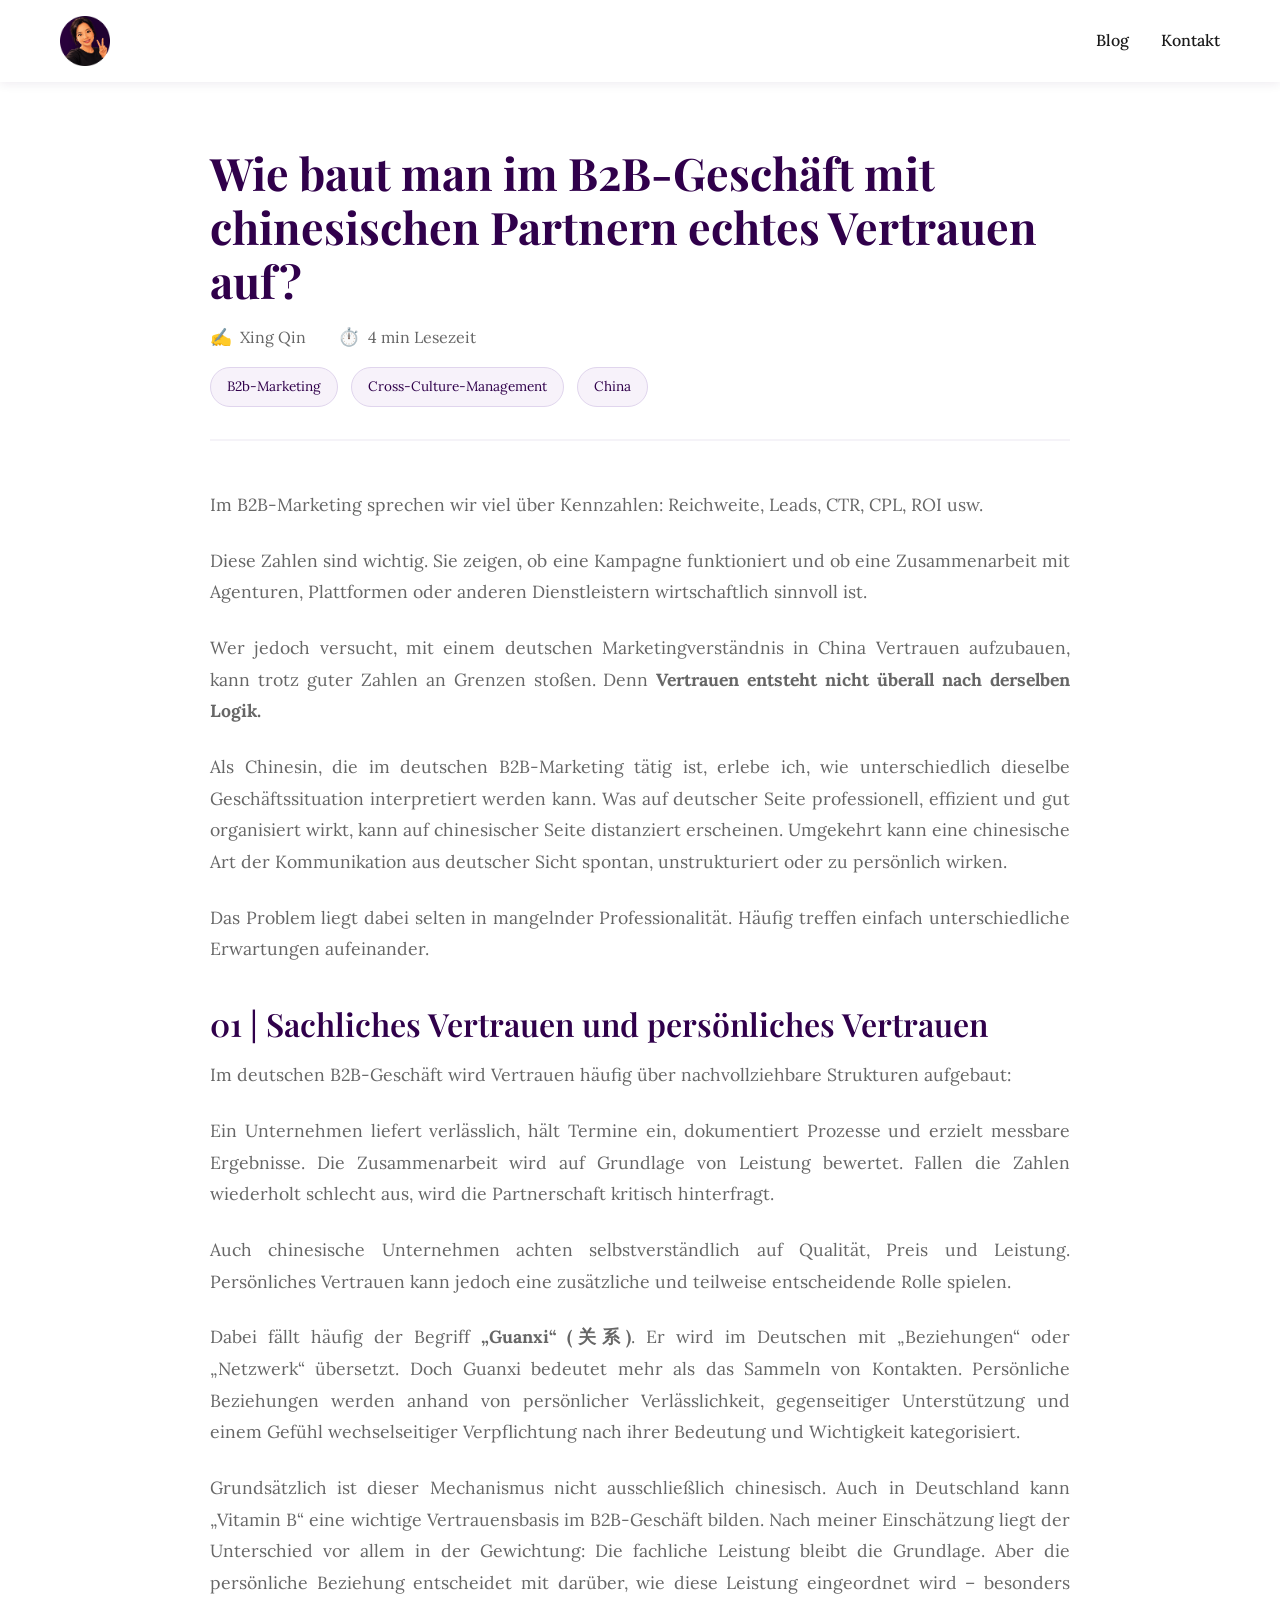
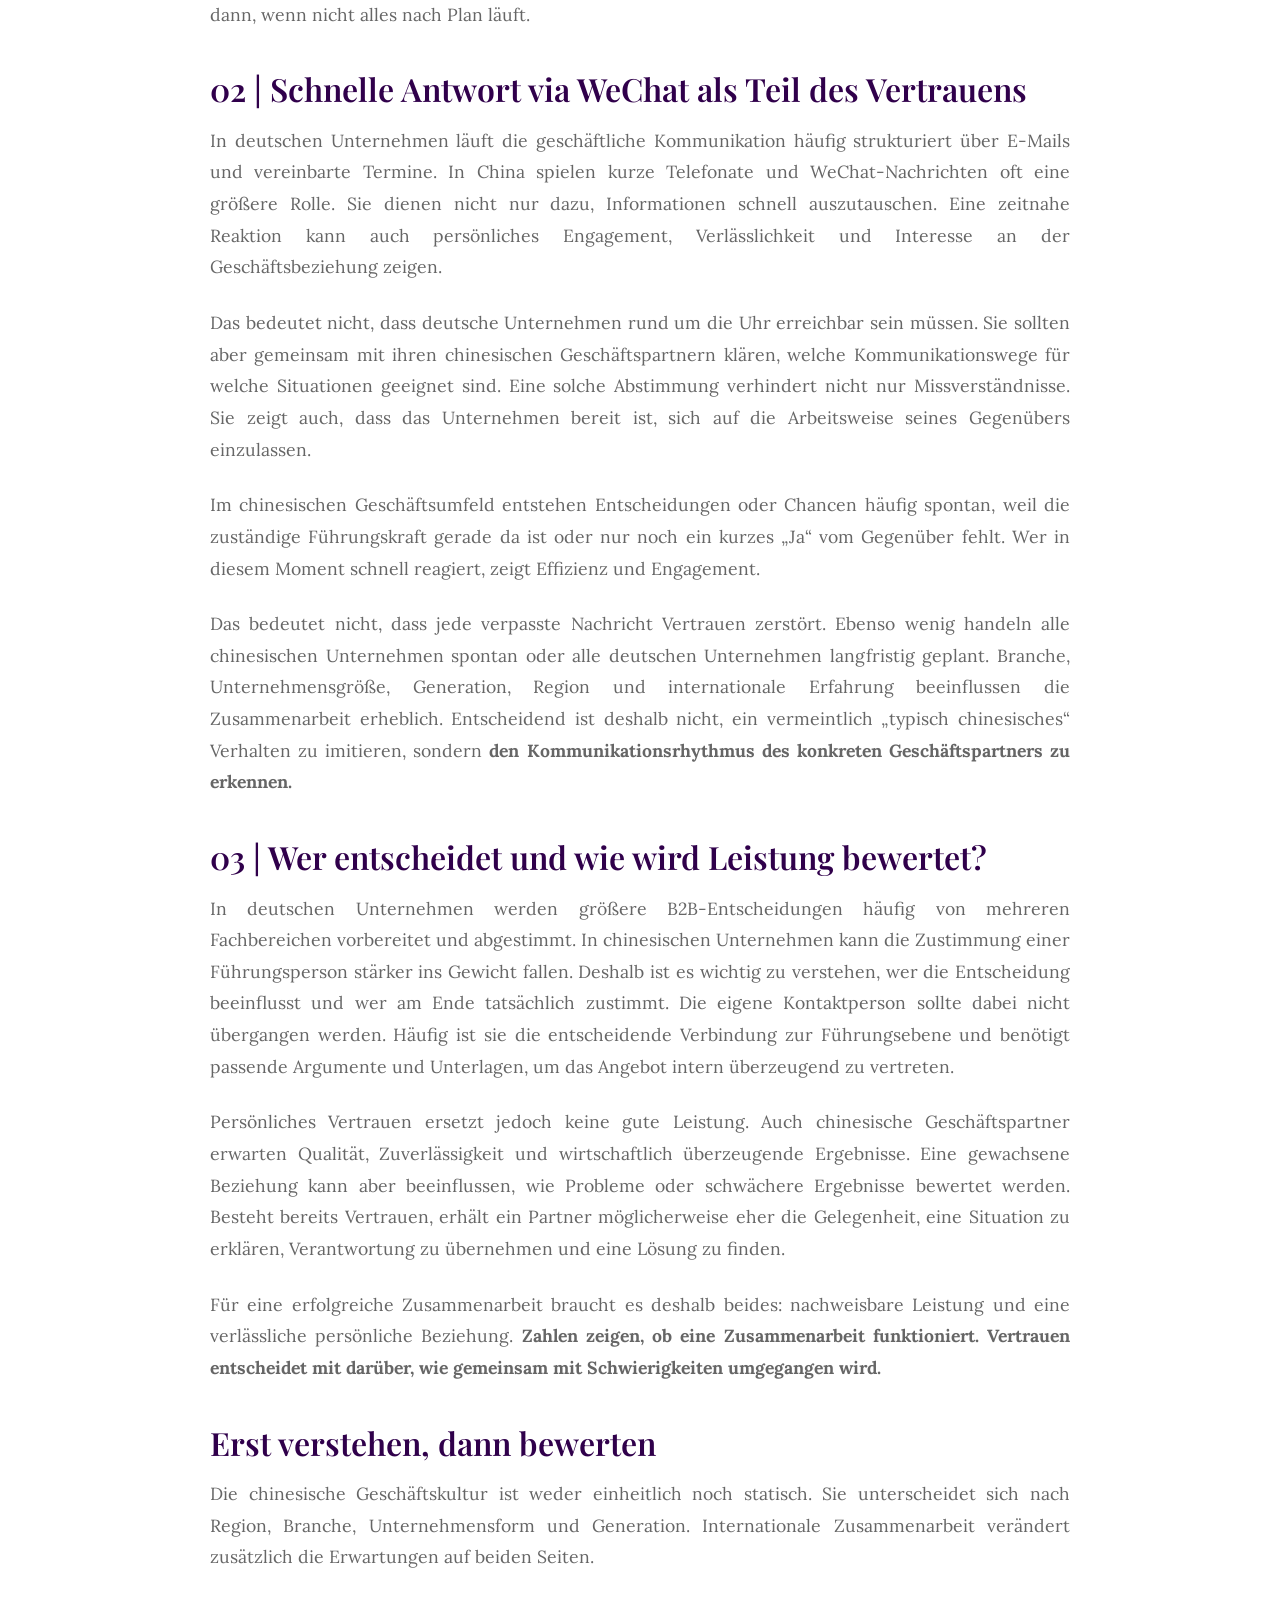
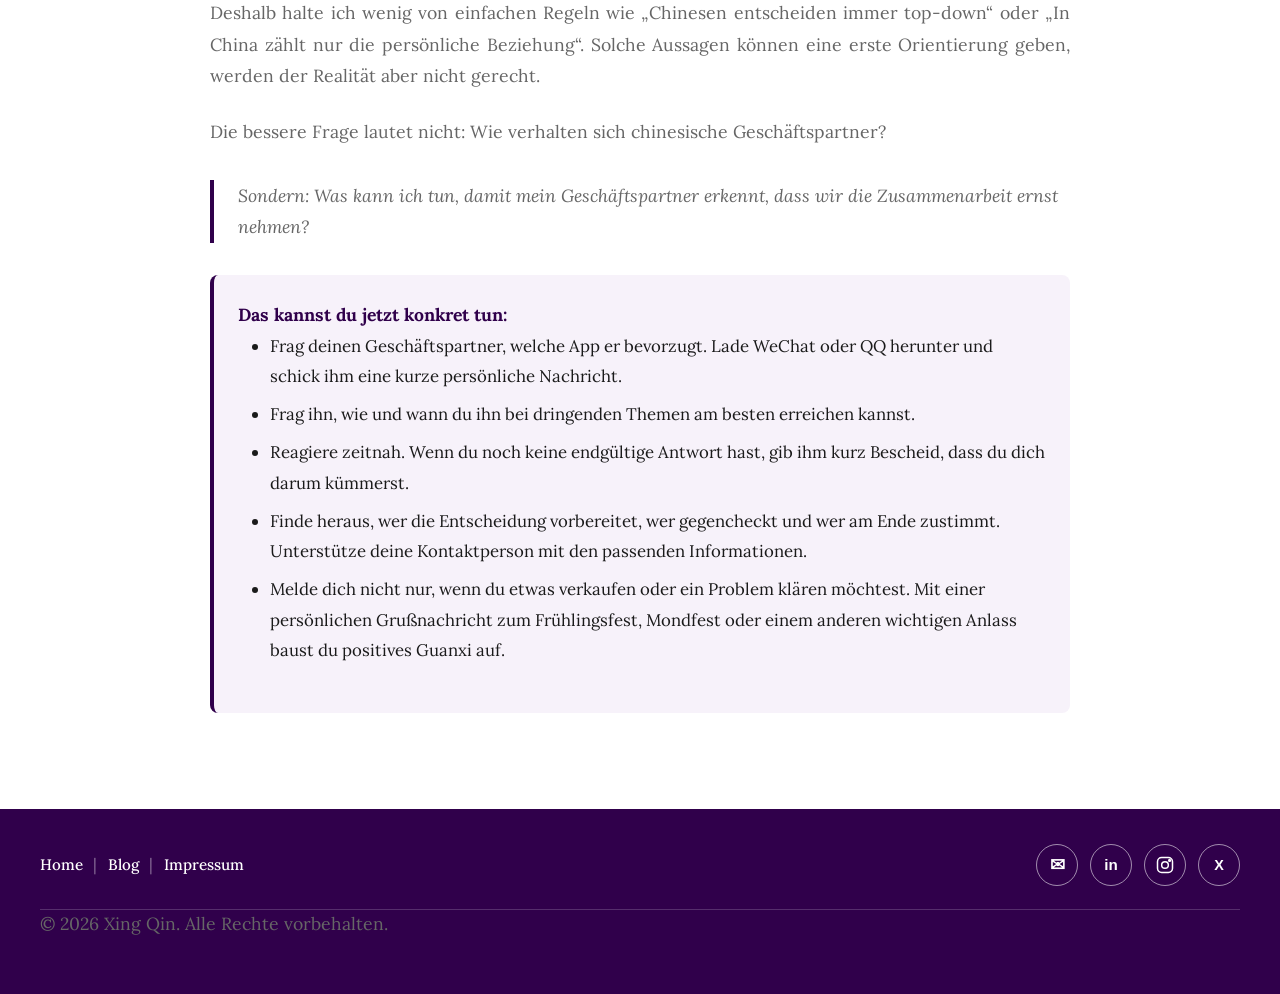
<file: blog/article/vertrauen-mit-china-b2b-marketing.html>
<!DOCTYPE html>
<html lang="de">
<head>
    <meta charset="UTF-8">
    <meta name="viewport" content="width=device-width, initial-scale=1.0">
    <title>Wie baut man im B2B-Geschäft mit chinesischen Partnern echtes Vertrauen auf? - Blog</title>
    <meta name="description" content="Gute Zahlen allein reichen nicht. Wie Vertrauen im B2B-Geschäft mit chinesischen Partnern entsteht: Guanxi, WeChat, Entscheidungswege – und was du konkret tun kannst.">
    <link rel="canonical" href="https://doximing.github.io/blog/article/vertrauen-b2b-chinesische-partner.html">
    <meta property="og:type" content="article">
    <meta property="og:title" content="Wie baut man im B2B-Geschäft mit chinesischen Partnern echtes Vertrauen auf?">
    <meta property="og:description" content="Gute Zahlen allein reichen nicht. Guanxi, WeChat und Entscheidungswege im B2B-Geschäft mit chinesischen Partnern.">
    <meta property="og:url" content="https://doximing.github.io/blog/article/vertrauen-b2b-chinesische-partner.html">
    <meta name="twitter:card" content="summary">
    <link rel="icon" type="image/png" href="../../images/favicon.png">
    <link rel="icon" type="image/x-icon" href="../../favicon.ico">
    <link rel="apple-touch-icon" href="../../images/apple-touch-icon.png">
    <link href="https://fonts.googleapis.com/css2?family=Playfair+Display:wght@400;600;700&family=Lora:wght@400;500;600&display=swap" rel="stylesheet">
    <link rel="stylesheet" href="../../styles.css">
    <link rel="stylesheet" href="../css/blog-landing.css">
</head>
<body>
    <!-- Navigation -->
    <nav class="navbar">
        <div class="container">
            <div class="nav-brand">
                <a href="/">
                    <img class="dcbo-nav-logo" src="../../images/xing-avatar.png" width="50" height="50" alt="Xing Qin">
                </a>
            </div>
            <div class="dcbo-nav-actions">
                <ul class="nav-menu"><li><a href="/blog/">Blog</a></li><li><a href="#Kontakt">Kontakt</a></li></ul>
            </div>
        </div>
    </nav>

    <!-- Blog Post Content -->
    <div class="blog-post-container">
        <!-- Header -->
        <header class="blog-post-header">
            <h1 class="blog-post-title">Wie baut man im B2B-Geschäft mit chinesischen Partnern echtes Vertrauen auf?</h1>

            <div class="blog-post-meta">
                <span class="blog-post-author">Xing Qin</span>
                <span class="blog-post-reading-time">4 min Lesezeit</span>
            </div>

            <div class="blog-post-topics">
                <span class="blog-post-topic-tag">b2b-marketing</span>
                <span class="blog-post-topic-tag">cross-culture-management</span>
                <span class="blog-post-topic-tag">china</span>
            </div>
        </header>

        <!-- Main Content -->
        <article class="blog-post-content">
            <p>
                Im B2B-Marketing sprechen wir viel über Kennzahlen: Reichweite, Leads, CTR, CPL, ROI usw.
            </p>

            <p>
                Diese Zahlen sind wichtig. Sie zeigen, ob eine Kampagne funktioniert und ob eine Zusammenarbeit mit Agenturen,
                Plattformen oder anderen Dienstleistern wirtschaftlich sinnvoll ist.
            </p>

            <p>
                Wer jedoch versucht, mit einem deutschen Marketingverständnis in China Vertrauen aufzubauen, kann trotz guter Zahlen an
                Grenzen stoßen. Denn <strong>Vertrauen entsteht nicht überall nach derselben Logik.</strong>
            </p>

            <p>
                Als Chinesin, die im deutschen B2B-Marketing tätig ist, erlebe ich, wie unterschiedlich dieselbe Geschäftssituation
                interpretiert werden kann. Was auf deutscher Seite professionell, effizient und gut organisiert wirkt, kann auf
                chinesischer Seite distanziert erscheinen. Umgekehrt kann eine chinesische Art der Kommunikation aus deutscher Sicht
                spontan, unstrukturiert oder zu persönlich wirken.
            </p>

            <p>
                Das Problem liegt dabei selten in mangelnder Professionalität. Häufig treffen einfach unterschiedliche Erwartungen
                aufeinander.
            </p>

            <h2>01 | Sachliches Vertrauen und persönliches Vertrauen</h2>

            <p>
                Im deutschen B2B-Geschäft wird Vertrauen häufig über nachvollziehbare Strukturen aufgebaut:
            </p>

            <p>
                Ein Unternehmen liefert verlässlich, hält Termine ein, dokumentiert Prozesse und erzielt messbare Ergebnisse. Die
                Zusammenarbeit wird auf Grundlage von Leistung bewertet. Fallen die Zahlen wiederholt schlecht aus, wird die
                Partnerschaft kritisch hinterfragt.
            </p>

            <p>
                Auch chinesische Unternehmen achten selbstverständlich auf Qualität, Preis und Leistung. Persönliches Vertrauen kann
                jedoch eine zusätzliche und teilweise entscheidende Rolle spielen.
            </p>

            <p>
                Dabei fällt häufig der Begriff <strong>„Guanxi“ (关系)</strong>. Er wird im Deutschen mit „Beziehungen“ oder
                „Netzwerk“ übersetzt. Doch Guanxi bedeutet mehr als das Sammeln von Kontakten. Persönliche Beziehungen werden anhand
                von persönlicher Verlässlichkeit, gegenseitiger Unterstützung und einem Gefühl wechselseitiger Verpflichtung nach ihrer
                Bedeutung und Wichtigkeit kategorisiert.
            </p>

            <p>
                Grundsätzlich ist dieser Mechanismus nicht ausschließlich chinesisch. Auch in Deutschland kann „Vitamin B“ eine wichtige
                Vertrauensbasis im B2B-Geschäft bilden. Nach meiner Einschätzung liegt der Unterschied vor allem in der Gewichtung: Die
                fachliche Leistung bleibt die Grundlage. Aber die persönliche Beziehung entscheidet mit darüber, wie diese Leistung
                eingeordnet wird – besonders dann, wenn nicht alles nach Plan läuft.
            </p>

            <h2>02 | Schnelle Antwort via WeChat als Teil des Vertrauens</h2>

            <p>
                In deutschen Unternehmen läuft die geschäftliche Kommunikation häufig strukturiert über E-Mails und vereinbarte
                Termine. In China spielen kurze Telefonate und WeChat-Nachrichten oft eine größere Rolle. Sie dienen nicht nur dazu,
                Informationen schnell auszutauschen. Eine zeitnahe Reaktion kann auch persönliches Engagement, Verlässlichkeit und
                Interesse an der Geschäftsbeziehung zeigen.
            </p>

            <p>
                Das bedeutet nicht, dass deutsche Unternehmen rund um die Uhr erreichbar sein müssen. Sie sollten aber gemeinsam mit
                ihren chinesischen Geschäftspartnern klären, welche Kommunikationswege für welche Situationen geeignet sind. Eine solche
                Abstimmung verhindert nicht nur Missverständnisse. Sie zeigt auch, dass das Unternehmen bereit ist, sich auf die
                Arbeitsweise seines Gegenübers einzulassen.
            </p>

            <p>
                Im chinesischen Geschäftsumfeld entstehen Entscheidungen oder Chancen häufig spontan, weil die zuständige Führungskraft
                gerade da ist oder nur noch ein kurzes „Ja“ vom Gegenüber fehlt. Wer in diesem Moment schnell reagiert, zeigt Effizienz
                und Engagement.
            </p>

            <p>
                Das bedeutet nicht, dass jede verpasste Nachricht Vertrauen zerstört. Ebenso wenig handeln alle chinesischen
                Unternehmen spontan oder alle deutschen Unternehmen langfristig geplant. Branche, Unternehmensgröße, Generation, Region
                und internationale Erfahrung beeinflussen die Zusammenarbeit erheblich. Entscheidend ist deshalb nicht, ein vermeintlich
                „typisch chinesisches“ Verhalten zu imitieren, sondern <strong>den Kommunikationsrhythmus des konkreten
                Geschäftspartners zu erkennen.</strong>
            </p>

            <h2>03 | Wer entscheidet und wie wird Leistung bewertet?</h2>

            <p>
                In deutschen Unternehmen werden größere B2B-Entscheidungen häufig von mehreren Fachbereichen vorbereitet und
                abgestimmt. In chinesischen Unternehmen kann die Zustimmung einer Führungsperson stärker ins Gewicht fallen. Deshalb ist
                es wichtig zu verstehen, wer die Entscheidung beeinflusst und wer am Ende tatsächlich zustimmt. Die eigene
                Kontaktperson sollte dabei nicht übergangen werden. Häufig ist sie die entscheidende Verbindung zur Führungsebene und
                benötigt passende Argumente und Unterlagen, um das Angebot intern überzeugend zu vertreten.
            </p>

            <p>
                Persönliches Vertrauen ersetzt jedoch keine gute Leistung. Auch chinesische Geschäftspartner erwarten Qualität,
                Zuverlässigkeit und wirtschaftlich überzeugende Ergebnisse. Eine gewachsene Beziehung kann aber beeinflussen, wie
                Probleme oder schwächere Ergebnisse bewertet werden. Besteht bereits Vertrauen, erhält ein Partner möglicherweise eher
                die Gelegenheit, eine Situation zu erklären, Verantwortung zu übernehmen und eine Lösung zu finden.
            </p>

            <p>
                Für eine erfolgreiche Zusammenarbeit braucht es deshalb beides: nachweisbare Leistung und eine verlässliche persönliche
                Beziehung. <strong>Zahlen zeigen, ob eine Zusammenarbeit funktioniert. Vertrauen entscheidet mit darüber, wie gemeinsam
                mit Schwierigkeiten umgegangen wird.</strong>
            </p>

            <h2>Erst verstehen, dann bewerten</h2>

            <p>
                Die chinesische Geschäftskultur ist weder einheitlich noch statisch. Sie unterscheidet sich nach Region, Branche,
                Unternehmensform und Generation. Internationale Zusammenarbeit verändert zusätzlich die Erwartungen auf beiden Seiten.
            </p>

            <p>
                Deshalb halte ich wenig von einfachen Regeln wie „Chinesen entscheiden immer top-down“ oder „In China zählt nur die
                persönliche Beziehung“. Solche Aussagen können eine erste Orientierung geben, werden der Realität aber nicht gerecht.
            </p>

            <p>
                Die bessere Frage lautet nicht: Wie verhalten sich chinesische Geschäftspartner?
            </p>

            <blockquote>
                Sondern: Was kann ich tun, damit mein Geschäftspartner erkennt, dass wir die Zusammenarbeit ernst nehmen?
            </blockquote>

            <div class="blog-highlight-box">
                <p><strong>Das kannst du jetzt konkret tun:</strong></p>
                <ul>
                    <li>Frag deinen Geschäftspartner, welche App er bevorzugt. Lade WeChat oder QQ herunter und schick ihm eine kurze persönliche Nachricht.</li>
                    <li>Frag ihn, wie und wann du ihn bei dringenden Themen am besten erreichen kannst.</li>
                    <li>Reagiere zeitnah. Wenn du noch keine endgültige Antwort hast, gib ihm kurz Bescheid, dass du dich darum kümmerst.</li>
                    <li>Finde heraus, wer die Entscheidung vorbereitet, wer gegencheckt und wer am Ende zustimmt. Unterstütze deine Kontaktperson mit den passenden Informationen.</li>
                    <li>Melde dich nicht nur, wenn du etwas verkaufen oder ein Problem klären möchtest. Mit einer persönlichen Grußnachricht zum Frühlingsfest, Mondfest oder einem anderen wichtigen Anlass baust du positives Guanxi auf.</li>
                </ul>
            </div>
        </article>

    </div>

    <!-- Footer -->
    <footer class="dcbo-footer">
        <div class="dcbo-footer-container">
            <div class="dcbo-footer-top">
                <nav class="dcbo-footer-nav" aria-label="Footer Navigation">
                    <a href="/">Home</a><span class="dcbo-footer-nav-divider">|</span><a href="/blog/">Blog</a><span class="dcbo-footer-nav-divider">|</span><a href="/impressum.html">Impressum</a>
                </nav>

                <div id="Kontakt" class="dcbo-footer-social">
                    <a class="dcbo-footer-icon" href="mailto:x.privat@d0m1.de" aria-label="E-Mail">✉</a>
                    <a class="dcbo-footer-icon dcbo-footer-icon-text" href="https://www.linkedin.com/in/xing-qin/" aria-label="LinkedIn">in</a>
                    <a class="dcbo-footer-icon" href="https://www.instagram.com/xing311" aria-label="Instagram">
                        <svg class="dcbo-footer-instagram-icon" viewBox="0 0 24 24" aria-hidden="true">
                            <rect x="3" y="3" width="18" height="18" rx="5" ry="5"></rect>
                            <circle cx="12" cy="12" r="4"></circle>
                            <circle cx="17.5" cy="6.5" r="1"></circle>
                        </svg>
                    </a>
                    <a class="dcbo-footer-icon dcbo-footer-icon-xing" href="https://www.xing.com/profile/Xing_Qin7/" aria-label="XING">X</a>
                </div>
            </div>

            <div class="dcbo-footer-bottom">
                <p>&copy; 2026 Xing Qin. Alle Rechte vorbehalten.</p>
            </div>
        </div>
    </footer>
</body>
</html>
</file>
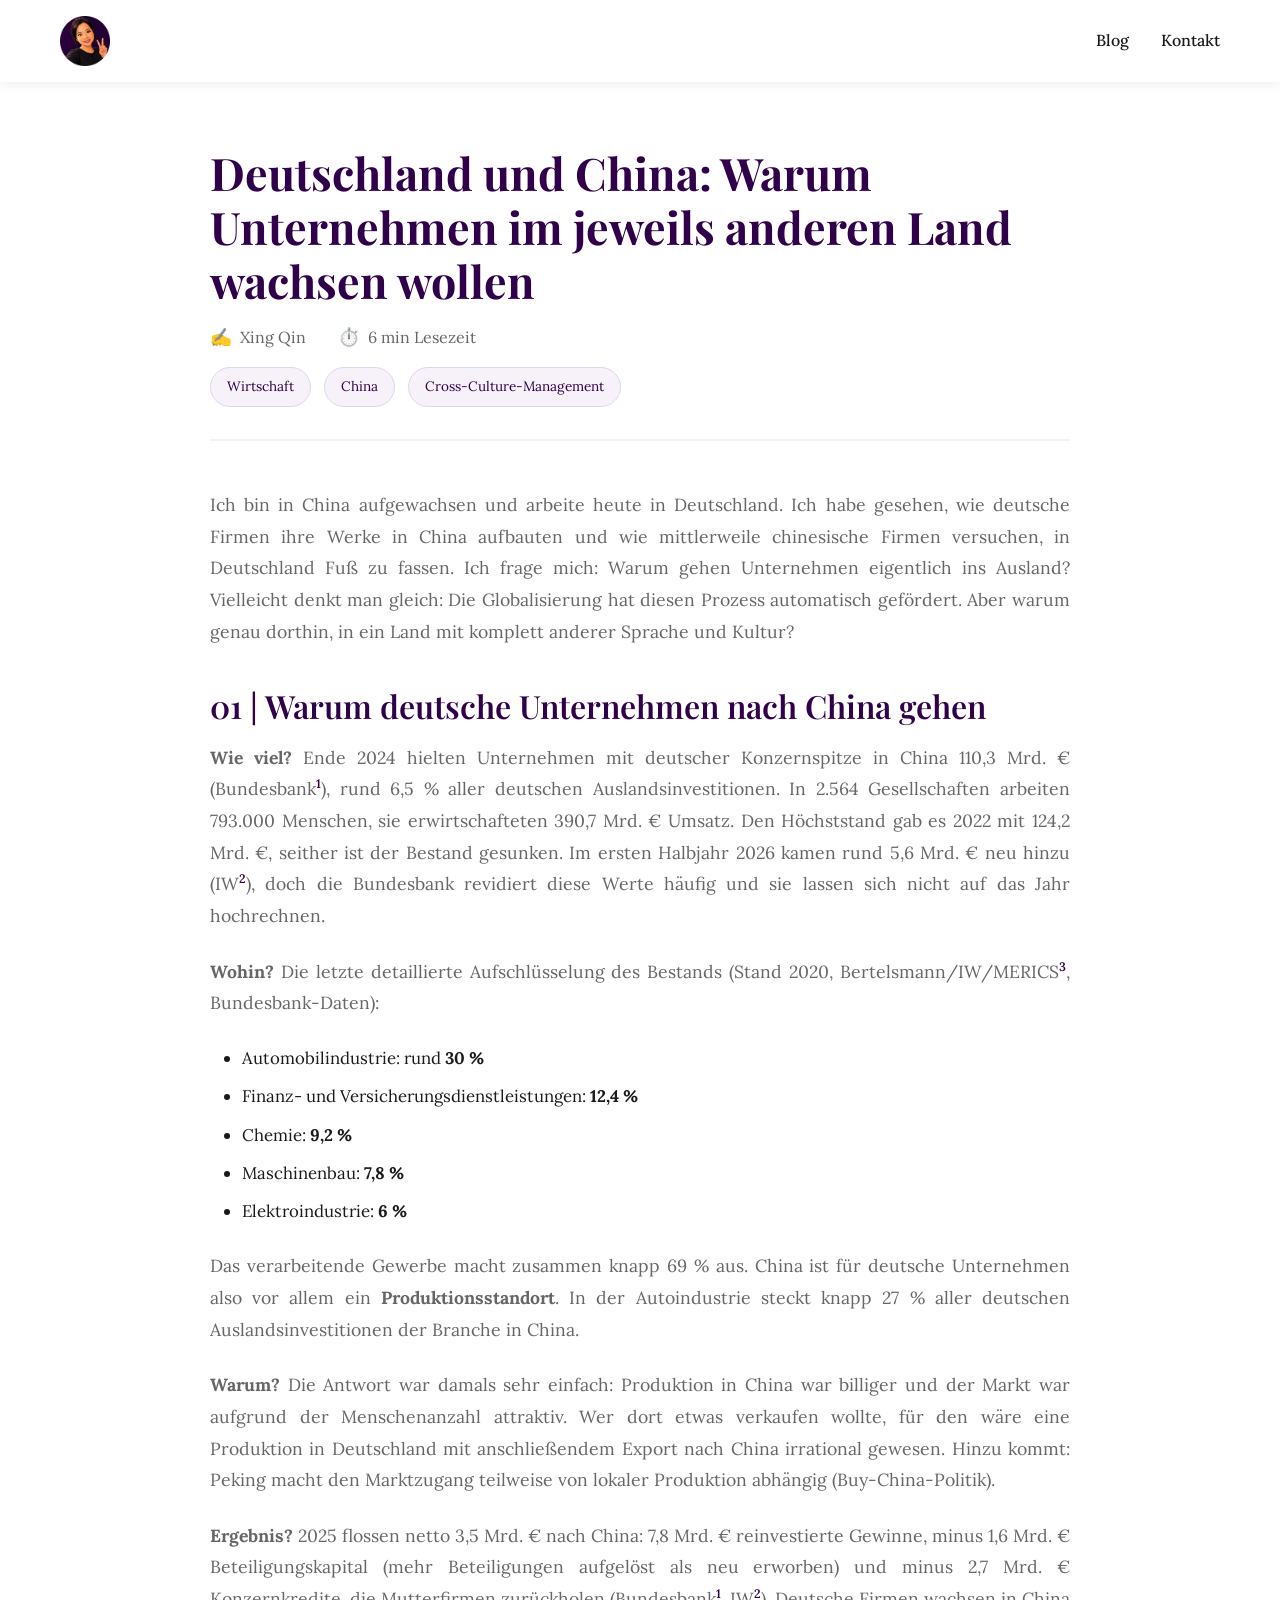
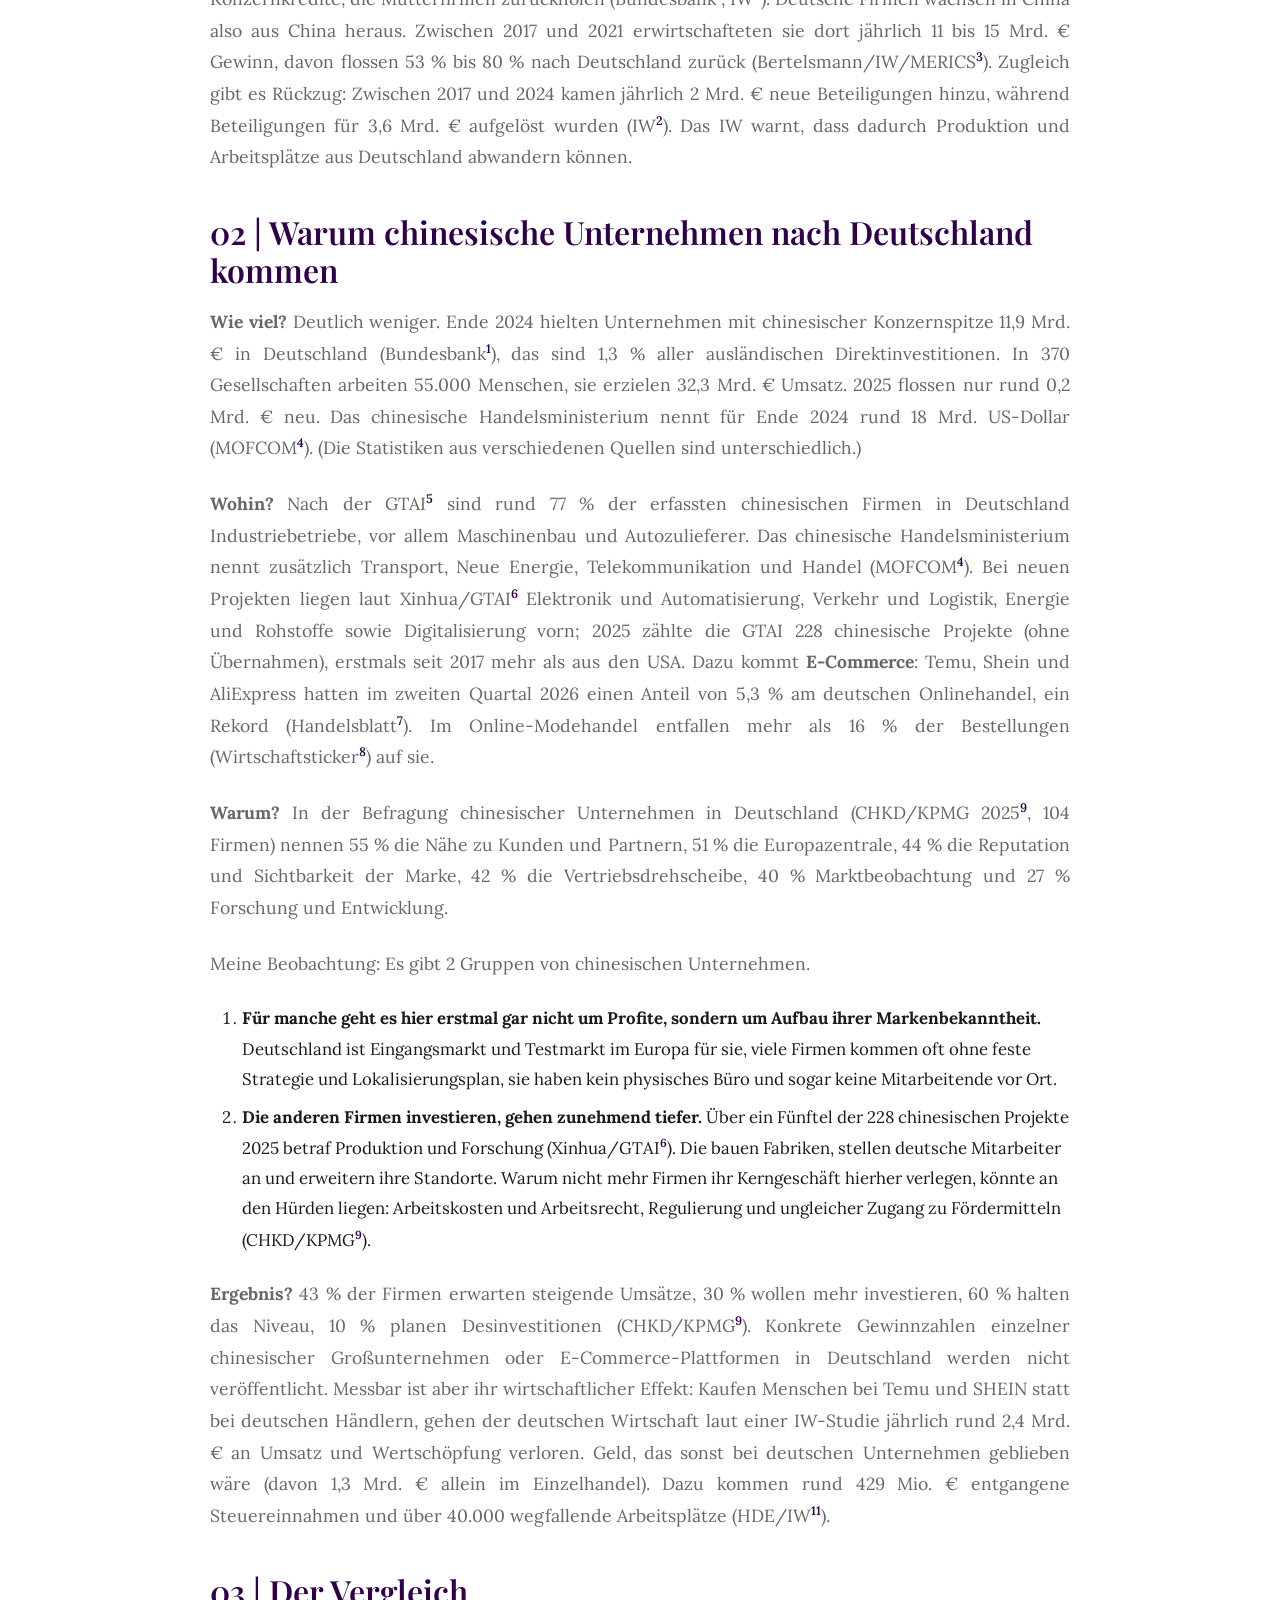
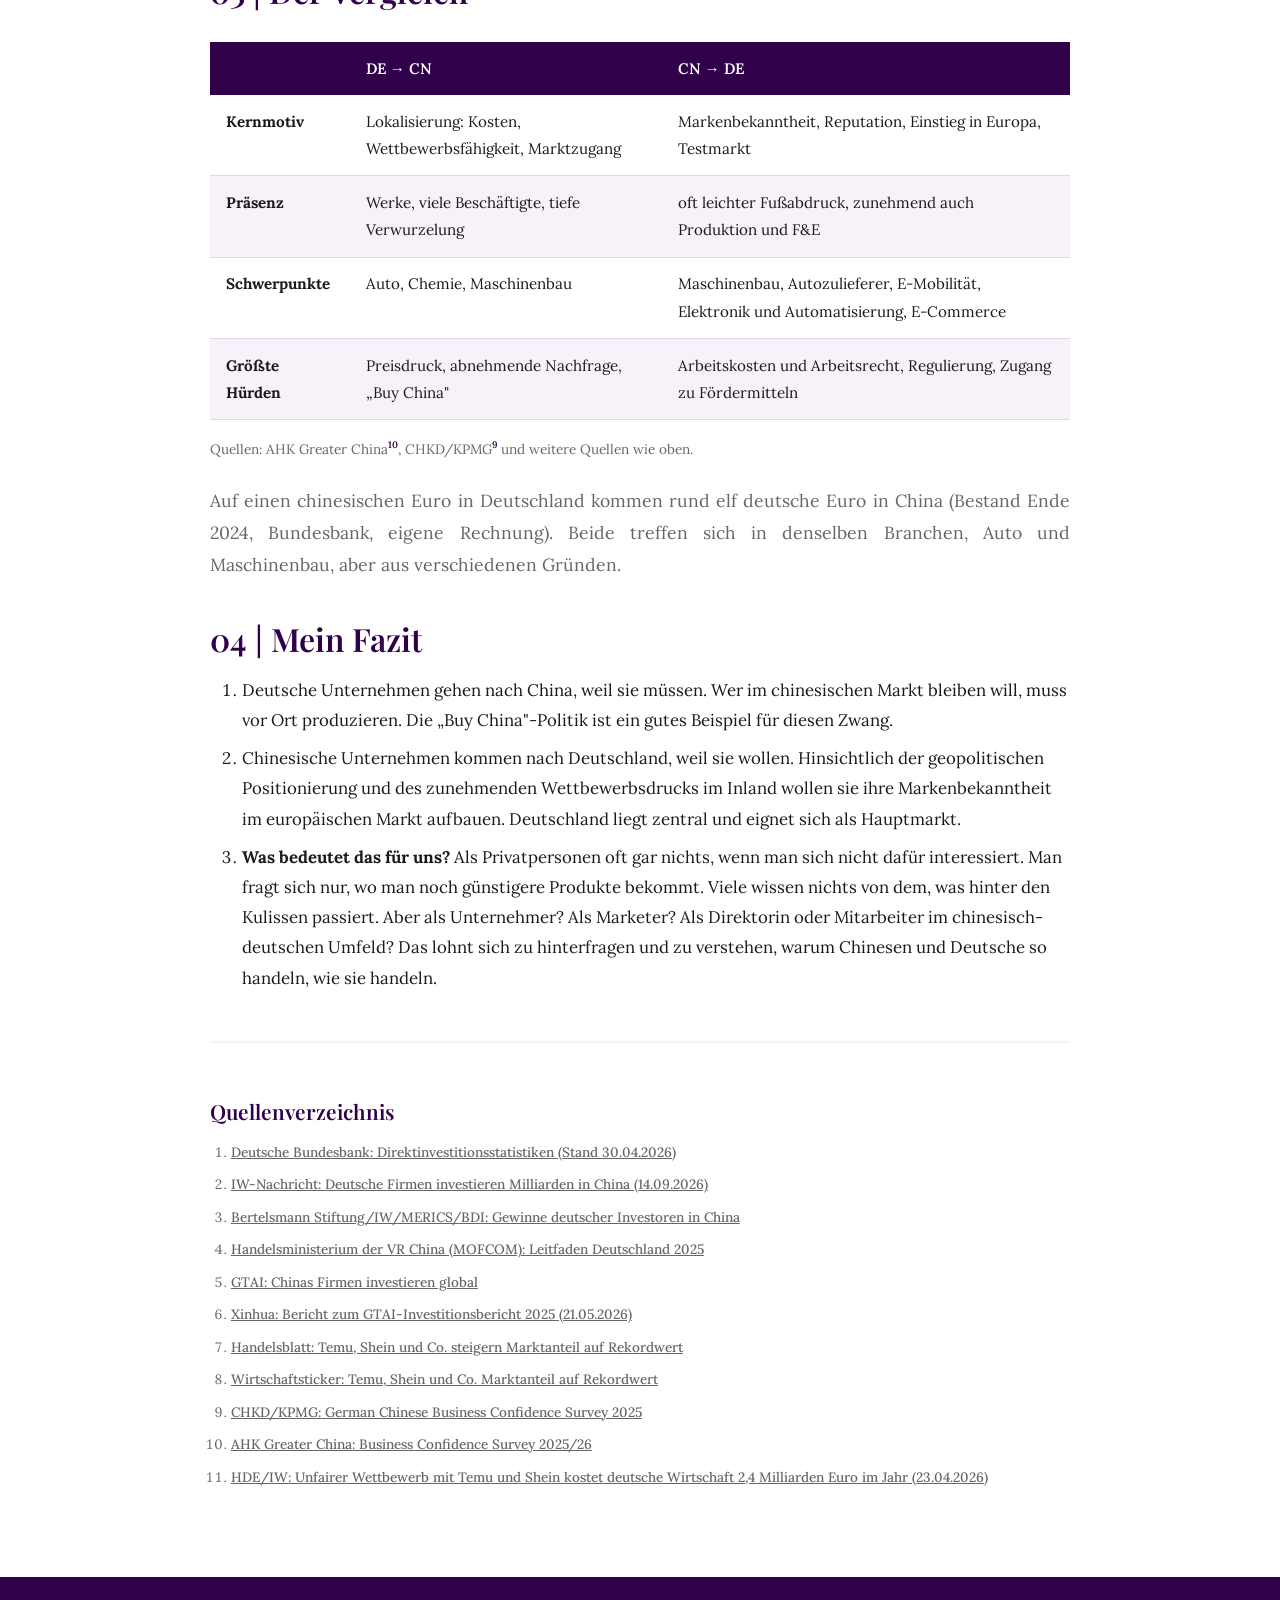
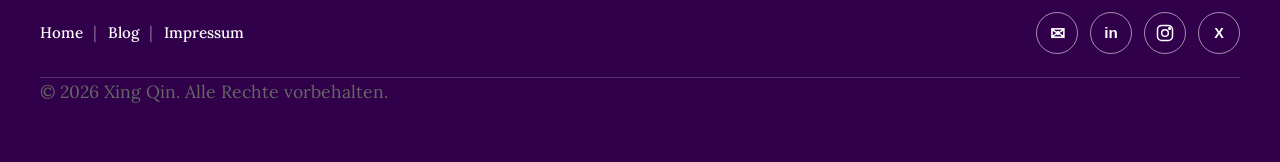
<file: blog/article/warum-wollen-unternehmen-ins-ausland.html>
<!DOCTYPE html>
<html lang="de">
<head>
    <meta charset="UTF-8">
    <meta name="viewport" content="width=device-width, initial-scale=1.0">
    <title>Deutschland und China: Warum Unternehmen im jeweils anderen Land wachsen wollen - Blog</title>
    <meta name="description" content="Ich bin in China aufgewachsen und arbeite heute in Deutschland. Ein Vergleich mit Zahlen: Warum deutsche Unternehmen nach China gehen – und warum chinesische Unternehmen nach Deutschland kommen.">
    <link rel="canonical" href="https://doximing.github.io/blog/article/warum-wollen-unternehmen-ins-ausland.html">
    <meta property="og:type" content="article">
    <meta property="og:title" content="Deutschland und China: Warum Unternehmen im jeweils anderen Land wachsen wollen">
    <meta property="og:description" content="Ein Vergleich mit Zahlen: Warum deutsche Unternehmen nach China gehen – und warum chinesische Unternehmen nach Deutschland kommen.">
    <meta property="og:url" content="https://doximing.github.io/blog/article/warum-wollen-unternehmen-ins-ausland.html">
    <meta name="twitter:card" content="summary">
    <link rel="icon" type="image/png" href="../../images/favicon.png">
    <link rel="icon" type="image/x-icon" href="../../favicon.ico">
    <link rel="apple-touch-icon" href="../../images/apple-touch-icon.png">
    <link href="https://fonts.googleapis.com/css2?family=Playfair+Display:wght@400;600;700&family=Lora:wght@400;500;600&display=swap" rel="stylesheet">
    <link rel="stylesheet" href="../../styles.css">
    <link rel="stylesheet" href="../css/blog-landing.css">
</head>
<body>
    <!-- Navigation -->
    <nav class="navbar">
        <div class="container">
            <div class="nav-brand">
                <a href="/">
                    <img class="dcbo-nav-logo" src="../../images/xing-avatar.png" width="50" height="50" alt="Xing Qin">
                </a>
            </div>
            <div class="dcbo-nav-actions">
                <ul class="nav-menu"><li><a href="/blog/">Blog</a></li><li><a href="#Kontakt">Kontakt</a></li></ul>
            </div>
        </div>
    </nav>

    <!-- Blog Post Content -->
    <div class="blog-post-container">
        <!-- Header -->
        <header class="blog-post-header">
            <h1 class="blog-post-title">Deutschland und China: Warum Unternehmen im jeweils anderen Land wachsen wollen</h1>

            <div class="blog-post-meta">
                <span class="blog-post-author">Xing Qin</span>
                <span class="blog-post-reading-time">6 min Lesezeit</span>
            </div>

            <div class="blog-post-topics">
                <span class="blog-post-topic-tag">wirtschaft</span>
                <span class="blog-post-topic-tag">china</span>
                <span class="blog-post-topic-tag">cross-culture-management</span>
            </div>
        </header>

        <!-- Main Content -->
        <article class="blog-post-content">
            <p>
                Ich bin in China aufgewachsen und arbeite heute in Deutschland. Ich habe gesehen, wie deutsche Firmen ihre Werke in China aufbauten
                und wie mittlerweile chinesische Firmen versuchen, in Deutschland Fuß zu fassen. Ich frage mich: Warum gehen Unternehmen eigentlich
                ins Ausland? Vielleicht denkt man gleich: Die Globalisierung hat diesen Prozess automatisch gefördert. Aber warum genau dorthin,
                in ein Land mit komplett anderer Sprache und Kultur?
            </p>

            <h2>01 | Warum deutsche Unternehmen nach China gehen</h2>

            <p>
                <strong>Wie viel?</strong> Ende 2024 hielten Unternehmen mit deutscher Konzernspitze in China 110,3 Mrd. €
                (Bundesbank<sup><a href="#q1">1</a></sup>), rund 6,5 % aller deutschen Auslandsinvestitionen. In 2.564 Gesellschaften arbeiten
                793.000 Menschen, sie erwirtschafteten 390,7 Mrd. € Umsatz. Den Höchststand gab es 2022 mit 124,2 Mrd. €, seither ist der Bestand
                gesunken. Im ersten Halbjahr 2026 kamen rund 5,6 Mrd. € neu hinzu (IW<sup><a href="#q2">2</a></sup>), doch die Bundesbank revidiert
                diese Werte häufig und sie lassen sich nicht auf das Jahr hochrechnen.
            </p>

            <p>
                <strong>Wohin?</strong> Die letzte detaillierte Aufschlüsselung des Bestands (Stand 2020, Bertelsmann/IW/MERICS<sup><a href="#q3">3</a></sup>,
                Bundesbank-Daten):
            </p>
            <ul>
                <li>Automobilindustrie: rund <strong>30 %</strong></li>
                <li>Finanz- und Versicherungsdienstleistungen: <strong>12,4 %</strong></li>
                <li>Chemie: <strong>9,2 %</strong></li>
                <li>Maschinenbau: <strong>7,8 %</strong></li>
                <li>Elektroindustrie: <strong>6 %</strong></li>
            </ul>
            <p>
                Das verarbeitende Gewerbe macht zusammen knapp 69 % aus. China ist für deutsche Unternehmen also vor allem ein
                <strong>Produktionsstandort</strong>. In der Autoindustrie steckt knapp 27 % aller deutschen Auslandsinvestitionen der Branche in China.
            </p>

            <p>
                <strong>Warum?</strong> Die Antwort war damals sehr einfach: Produktion in China war billiger und der Markt war aufgrund der
                Menschenanzahl attraktiv. Wer dort etwas verkaufen wollte, für den wäre eine Produktion in Deutschland mit anschließendem Export
                nach China irrational gewesen. Hinzu kommt: Peking macht den Marktzugang teilweise von lokaler Produktion abhängig (Buy-China-Politik).
            </p>

            <p>
                <strong>Ergebnis?</strong> 2025 flossen netto 3,5 Mrd. € nach China: 7,8 Mrd. € reinvestierte Gewinne, minus 1,6 Mrd. €
                Beteiligungskapital (mehr Beteiligungen aufgelöst als neu erworben) und minus 2,7 Mrd. € Konzernkredite, die Mutterfirmen
                zurückholen (Bundesbank<sup><a href="#q1">1</a></sup>, IW<sup><a href="#q2">2</a></sup>). Deutsche Firmen wachsen in China also
                aus China heraus. Zwischen 2017 und 2021 erwirtschafteten sie dort jährlich 11 bis 15 Mrd. € Gewinn, davon flossen 53 % bis 80 %
                nach Deutschland zurück (Bertelsmann/IW/MERICS<sup><a href="#q3">3</a></sup>). Zugleich gibt es Rückzug: Zwischen 2017 und 2024
                kamen jährlich 2 Mrd. € neue Beteiligungen hinzu, während Beteiligungen für 3,6 Mrd. € aufgelöst wurden (IW<sup><a href="#q2">2</a></sup>).
                Das IW warnt, dass dadurch Produktion und Arbeitsplätze aus Deutschland abwandern können.
            </p>

            <h2>02 | Warum chinesische Unternehmen nach Deutschland kommen</h2>

            <p>
                <strong>Wie viel?</strong> Deutlich weniger. Ende 2024 hielten Unternehmen mit chinesischer Konzernspitze 11,9 Mrd. € in
                Deutschland (Bundesbank<sup><a href="#q1">1</a></sup>), das sind 1,3 % aller ausländischen Direktinvestitionen. In 370
                Gesellschaften arbeiten 55.000 Menschen, sie erzielen 32,3 Mrd. € Umsatz. 2025 flossen nur rund 0,2 Mrd. € neu. Das chinesische
                Handelsministerium nennt für Ende 2024 rund 18 Mrd. US-Dollar (MOFCOM<sup><a href="#q4">4</a></sup>). (Die Statistiken aus
                verschiedenen Quellen sind unterschiedlich.)
            </p>

            <p>
                <strong>Wohin?</strong> Nach der GTAI<sup><a href="#q5">5</a></sup> sind rund 77 % der erfassten chinesischen Firmen in
                Deutschland Industriebetriebe, vor allem Maschinenbau und Autozulieferer. Das chinesische Handelsministerium nennt zusätzlich
                Transport, Neue Energie, Telekommunikation und Handel (MOFCOM<sup><a href="#q4">4</a></sup>). Bei neuen Projekten liegen laut
                Xinhua/GTAI<sup><a href="#q6">6</a></sup> Elektronik und Automatisierung, Verkehr und Logistik, Energie und Rohstoffe sowie
                Digitalisierung vorn; 2025 zählte die GTAI 228 chinesische Projekte (ohne Übernahmen), erstmals seit 2017 mehr als aus den USA.
                Dazu kommt <strong>E-Commerce</strong>: Temu, Shein und AliExpress hatten im zweiten Quartal 2026 einen Anteil von 5,3 % am
                deutschen Onlinehandel, ein Rekord (Handelsblatt<sup><a href="#q7">7</a></sup>). Im Online-Modehandel entfallen mehr als 16 %
                der Bestellungen (Wirtschaftsticker<sup><a href="#q8">8</a></sup>) auf sie.
            </p>

            <p>
                <strong>Warum?</strong> In der Befragung chinesischer Unternehmen in Deutschland (CHKD/KPMG 2025<sup><a href="#q9">9</a></sup>,
                104 Firmen) nennen 55 % die Nähe zu Kunden und Partnern, 51 % die Europazentrale, 44 % die Reputation und Sichtbarkeit der Marke,
                42 % die Vertriebsdrehscheibe, 40 % Marktbeobachtung und 27 % Forschung und Entwicklung.
            </p>

            <p>Meine Beobachtung: Es gibt 2 Gruppen von chinesischen Unternehmen.</p>
            <ol>
                <li>
                    <strong>Für manche geht es hier erstmal gar nicht um Profite, sondern um Aufbau ihrer Markenbekanntheit.</strong>
                    Deutschland ist Eingangsmarkt und Testmarkt im Europa für sie, viele Firmen kommen oft ohne feste Strategie und
                    Lokalisierungsplan, sie haben kein physisches Büro und sogar keine Mitarbeitende vor Ort.
                </li>
                <li>
                    <strong>Die anderen Firmen investieren, gehen zunehmend tiefer.</strong> Über ein Fünftel der 228 chinesischen Projekte
                    2025 betraf Produktion und Forschung (Xinhua/GTAI<sup><a href="#q6">6</a></sup>). Die bauen Fabriken, stellen deutsche
                    Mitarbeiter an und erweitern ihre Standorte. Warum nicht mehr Firmen ihr Kerngeschäft hierher verlegen, könnte an den
                    Hürden liegen: Arbeitskosten und Arbeitsrecht, Regulierung und ungleicher Zugang zu Fördermitteln (CHKD/KPMG<sup><a href="#q9">9</a></sup>).
                </li>
            </ol>

            <p>
                <strong>Ergebnis?</strong> 43 % der Firmen erwarten steigende Umsätze, 30 % wollen mehr investieren, 60 % halten das Niveau,
                10 % planen Desinvestitionen (CHKD/KPMG<sup><a href="#q9">9</a></sup>). Konkrete Gewinnzahlen einzelner chinesischer
                Großunternehmen oder E-Commerce-Plattformen in Deutschland werden nicht veröffentlicht. Messbar ist aber ihr wirtschaftlicher
                Effekt: Kaufen Menschen bei Temu und SHEIN statt bei deutschen Händlern, gehen der deutschen Wirtschaft laut einer IW-Studie
                jährlich rund 2,4 Mrd. € an Umsatz und Wertschöpfung verloren. Geld, das sonst bei deutschen Unternehmen geblieben wäre (davon
                1,3 Mrd. € allein im Einzelhandel). Dazu kommen rund 429 Mio. € entgangene Steuereinnahmen und über 40.000 wegfallende
                Arbeitsplätze (HDE/IW<sup><a href="#q11">11</a></sup>).
            </p>

            <h2>03 | Der Vergleich</h2>

            <table>
                <thead>
                    <tr>
                        <th></th>
                        <th>DE → CN</th>
                        <th>CN → DE</th>
                    </tr>
                </thead>
                <tbody>
                    <tr>
                        <td><strong>Kernmotiv</strong></td>
                        <td>Lokalisierung: Kosten, Wettbewerbsfähigkeit, Marktzugang</td>
                        <td>Markenbekanntheit, Reputation, Einstieg in Europa, Testmarkt</td>
                    </tr>
                    <tr>
                        <td><strong>Präsenz</strong></td>
                        <td>Werke, viele Beschäftigte, tiefe Verwurzelung</td>
                        <td>oft leichter Fußabdruck, zunehmend auch Produktion und F&amp;E</td>
                    </tr>
                    <tr>
                        <td><strong>Schwerpunkte</strong></td>
                        <td>Auto, Chemie, Maschinenbau</td>
                        <td>Maschinenbau, Autozulieferer, E-Mobilität, Elektronik und Automatisierung, E-Commerce</td>
                    </tr>
                    <tr>
                        <td><strong>Größte Hürden</strong></td>
                        <td>Preisdruck, abnehmende Nachfrage, „Buy China"</td>
                        <td>Arbeitskosten und Arbeitsrecht, Regulierung, Zugang zu Fördermitteln</td>
                    </tr>
                </tbody>
            </table>
            <p class="blog-table-caption">
                Quellen: AHK Greater China<sup><a href="#q10">10</a></sup>, CHKD/KPMG<sup><a href="#q9">9</a></sup> und weitere Quellen wie oben.
            </p>

            <p>
                Auf einen chinesischen Euro in Deutschland kommen rund elf deutsche Euro in China (Bestand Ende 2024, Bundesbank, eigene Rechnung).
                Beide treffen sich in denselben Branchen, Auto und Maschinenbau, aber aus verschiedenen Gründen.
            </p>

            <h2>04 | Mein Fazit</h2>
            <ol>
                <li>
                    Deutsche Unternehmen gehen nach China, weil sie müssen. Wer im chinesischen Markt bleiben will, muss vor Ort produzieren.
                    Die „Buy China"-Politik ist ein gutes Beispiel für diesen Zwang.
                </li>
                <li>
                    Chinesische Unternehmen kommen nach Deutschland, weil sie wollen. Hinsichtlich der geopolitischen Positionierung und des
                    zunehmenden Wettbewerbsdrucks im Inland wollen sie ihre Markenbekanntheit im europäischen Markt aufbauen. Deutschland liegt
                    zentral und eignet sich als Hauptmarkt.
                </li>
                <li>
                    <strong>Was bedeutet das für uns?</strong> Als Privatpersonen oft gar nichts, wenn man sich nicht dafür interessiert. Man
                    fragt sich nur, wo man noch günstigere Produkte bekommt. Viele wissen nichts von dem, was hinter den Kulissen passiert.
                    Aber als Unternehmer? Als Marketer? Als Direktorin oder Mitarbeiter im chinesisch-deutschen Umfeld? Das lohnt sich zu
                    hinterfragen und zu verstehen, warum Chinesen und Deutsche so handeln, wie sie handeln.
                </li>
            </ol>

            <div class="blog-post-footnotes">
                <h3>Quellenverzeichnis</h3>
                <ol>
                    <li id="q1"><a href="https://www.bundesbank.de/de/statistiken/aussenwirtschaft/direktinvestitionen/direktinvestitionsstatistiken-804078" target="_blank" rel="noopener">Deutsche Bundesbank: Direktinvestitionsstatistiken (Stand 30.04.2026)</a></li>
                    <li id="q2"><a href="https://www.iwkoeln.de/presse/iw-nachrichten/juergen-matthes-deutsche-firmen-investieren-milliarden-in-china.html" target="_blank" rel="noopener">IW-Nachricht: Deutsche Firmen investieren Milliarden in China (14.09.2026)</a></li>
                    <li id="q3"><a href="https://www.bertelsmann-stiftung.de/fileadmin/files/BSt/Publikationen/GrauePublikationen/FDI-Studie_Gewinne_deutscher_Investoren_in_China.pdf" target="_blank" rel="noopener">Bertelsmann Stiftung/IW/MERICS/BDI: Gewinne deutscher Investoren in China</a></li>
                    <li id="q4"><a href="https://www.mofcom.gov.cn/dl/gbdqzn/upload/deguo.pdf" target="_blank" rel="noopener">Handelsministerium der VR China (MOFCOM): Leitfaden Deutschland 2025</a></li>
                    <li id="q5"><a href="https://www.gtai.de/de/trade/china/wirtschaftsumfeld/auslandsinvestitionen-1976390" target="_blank" rel="noopener">GTAI: Chinas Firmen investieren global</a></li>
                    <li id="q6"><a href="https://www.news.cn/20260521/117070f4c6b04fe6b43bba4b67d1fbcd/c.html" target="_blank" rel="noopener">Xinhua: Bericht zum GTAI-Investitionsbericht 2025 (21.05.2026)</a></li>
                    <li id="q7"><a href="https://www.handelsblatt.com/politik/deutschland/onlineshopping-temu-shein-und-co-steigern-marktanteil-auf-rekordwert/100238187.html" target="_blank" rel="noopener">Handelsblatt: Temu, Shein und Co. steigern Marktanteil auf Rekordwert</a></li>
                    <li id="q8"><a href="https://wirtschaftsticker.com/2026/07/temu-shein-und-co-steigern-marktanteil-auf-rekordwert/" target="_blank" rel="noopener">Wirtschaftsticker: Temu, Shein und Co. Marktanteil auf Rekordwert</a></li>
                    <li id="q9"><a href="https://kpmg.com/de/de/medien/pressemitteilungen/2025/11/deutschland-bleibt-top-investitionsstandort-fuer-chinesische-unternehmen.html" target="_blank" rel="noopener">CHKD/KPMG: German Chinese Business Confidence Survey 2025</a></li>
                    <li id="q10"><a href="https://china.ahk.de/en/news/business-confidence-survey-2025-26" target="_blank" rel="noopener">AHK Greater China: Business Confidence Survey 2025/26</a></li>
                    <li id="q11"><a href="https://einzelhandel.de/presse/aktuellemeldungen/15153-aktuelle-studie-unfairer-wettbewerb-mit-temu-und-shein-kostet-deutsche-wirtschaft-2-4-milliarden-euro-im-jahr" target="_blank" rel="noopener">HDE/IW: Unfairer Wettbewerb mit Temu und Shein kostet deutsche Wirtschaft 2,4 Milliarden Euro im Jahr (23.04.2026)</a></li>
                </ol>
            </div>
        </article>

</div>
    <!-- Footer -->
    <footer class="dcbo-footer">
        <div class="dcbo-footer-container">
            <div class="dcbo-footer-top">
                <nav class="dcbo-footer-nav" aria-label="Footer Navigation">
                    <a href="/">Home</a><span class="dcbo-footer-nav-divider">|</span><a href="/blog/">Blog</a><span class="dcbo-footer-nav-divider">|</span><a href="/impressum.html">Impressum</a>
                </nav>

                <div id="Kontakt" class="dcbo-footer-social">
                    <a class="dcbo-footer-icon" href="mailto:x.privat@d0m1.de" aria-label="E-Mail">✉</a>
                    <a class="dcbo-footer-icon dcbo-footer-icon-text" href="https://www.linkedin.com/in/xing-qin/" aria-label="LinkedIn">in</a>
                    <a class="dcbo-footer-icon" href="https://www.instagram.com/xing311" aria-label="Instagram">
                        <svg class="dcbo-footer-instagram-icon" viewBox="0 0 24 24" aria-hidden="true">
                            <rect x="3" y="3" width="18" height="18" rx="5" ry="5"></rect>
                            <circle cx="12" cy="12" r="4"></circle>
                            <circle cx="17.5" cy="6.5" r="1"></circle>
                        </svg>
                    </a>
                    <a class="dcbo-footer-icon dcbo-footer-icon-xing" href="https://www.xing.com/profile/Xing_Qin7/" aria-label="XING">X</a>
                </div>
            </div>

            <div class="dcbo-footer-bottom">
                <p>&copy; 2026 Xing Qin. Alle Rechte vorbehalten.</p>
            </div>
        </div>
    </footer>
</body>
</html>
</file>
<file: styles.css>
/* ==========================================
   PERSONAL WEBSITE - STYLES
   Color: #30004b (Deep Purple)
   Fonts: Playfair Display + Lora
   ========================================== */

* {
    margin: 0;
    padding: 0;
    box-sizing: border-box;
}

:root {
    --primary-color: #30004b;
    --primary-light: #4a0a65;
    --primary-lighter: #5a1575;
    --accent-color: #7a2d95;
    --accent-bright: #d9a9f0;
    --text-dark: #1a1a1a;
    --text-light: #666;
    --bg-light: #f5f3f8;
    --white: #ffffff;
    --transition: all 0.3s ease;
}

html {
    scroll-behavior: smooth;
}

body {
    font-family: 'Lora', serif;
    color: var(--text-dark);
    background-color: var(--white);
    line-height: 1.6;
}

.container {
    max-width: 1200px;
    margin: 0 auto;
    padding: 0 20px;
}

/* ==========================================
   TYPOGRAPHY
   ========================================== */

h1, h2, h3, h4, h5, h6 {
    font-family: 'Playfair Display', serif;
    font-weight: 600;
    line-height: 1.2;
    color: var(--primary-color);
}

h1 {
    font-size: 3.5rem;
    font-weight: 700;
}

h2 {
    font-size: 2.5rem;
    margin-bottom: 2rem;
}

h3 {
    font-size: 1.5rem;
    margin-bottom: 0.5rem;
}

p {
    font-size: 1.1rem;
    color: var(--text-light);
    margin-bottom: 1rem;
}

a {
    text-decoration: none;
    color: var(--primary-color);
    transition: var(--transition);
}

/* ==========================================
   NAVIGATION
   ========================================== */

.navbar {
    background-color: var(--white);

    box-shadow:
        0 2px 10px rgba(48, 0, 75, 0.08);

    position: sticky;

    top: 0;

    z-index: 1000;
}


.navbar .container {
    display: flex;

    justify-content: space-between;
    align-items: center;

    padding: 1rem 20px;
}


/* ==========================================
   LOGO
   ========================================== */

.nav-brand {
    display: flex;

    align-items: center;
}


.dcbo-nav-logo {
    display: block;

    width: 50px;

    max-width: 100%;

    height: auto;
}


/* ==========================================
   RIGHT SIDE
   Language + Contact
   ========================================== */

.dcbo-nav-actions {
    display: flex;

    align-items: center;

    gap: 1.4rem;
}


/* ==========================================
   CONTACT
   ========================================== */

.nav-menu {
    display: flex;

    align-items: center;

    list-style: none;

    gap: 2rem;

    margin: 0;

    padding: 0;
}


.nav-menu a {
    color: var(--text-dark);

    font-weight: 500;

    text-decoration: none;

    transition: var(--transition);
}


.nav-menu a:hover {
    color: var(--primary-color);

    border-bottom:
        2px solid var(--primary-color);

    padding-bottom: 0.25rem;
}


/* ==========================================
   LANGUAGE MENU
   ========================================== */

.dcbo-language-menu {
    position: relative;
}


/* ==========================================
   GLOBE BUTTON
   ========================================== */

.dcbo-language-button {
    list-style: none;

    width: 40px;
    height: 40px;

    display: flex;

    align-items: center;
    justify-content: center;

    padding: 0;

    color: #30004b;

    background-color: transparent;

    border: none;

    border-radius: 50%;

    cursor: pointer;

    transition:
        background-color 0.25s ease,
        color 0.25s ease;
}


/* Remove browser's default details arrow */
.dcbo-language-button::-webkit-details-marker {
    display: none;
}


.dcbo-language-button::marker {
    content: '';
}


.dcbo-language-button:hover {
    background-color: #f7f2fa;
}


/* ==========================================
   GLOBE ICON
   Strong sizing prevents huge SVG
   ========================================== */

.dcbo-language-button .dcbo-language-icon {
    display: block !important;

    width: 23px !important;
    height: 23px !important;

    max-width: 23px !important;
    max-height: 23px !important;

    min-width: 23px;
    min-height: 23px;

    fill: none !important;

    stroke: currentColor !important;

    stroke-width: 1.6 !important;

    stroke-linecap: round;
    stroke-linejoin: round;

    flex-shrink: 0;
}


/* ==========================================
   LANGUAGE DROPDOWN
   ========================================== */

.dcbo-language-dropdown {
    position: absolute;

    top: calc(100% + 14px);
    right: 0;

    width: 230px;

    padding: 1rem;

    box-sizing: border-box;

    background-color: #ffffff;

    border:
        1px solid rgba(48, 0, 75, 0.10);

    border-radius: 12px;

    box-shadow:
        0 14px 35px rgba(48, 0, 75, 0.16);

    z-index: 1200;
}


/* Small triangle above dropdown */
.dcbo-language-dropdown::before {
    content: '';

    position: absolute;

    top: -7px;
    right: 13px;

    width: 14px;
    height: 14px;

    background-color: #ffffff;

    border-left:
        1px solid rgba(48, 0, 75, 0.10);

    border-top:
        1px solid rgba(48, 0, 75, 0.10);

    transform: rotate(45deg);
}


/* ==========================================
   DROPDOWN TITLE
   ========================================== */

.dcbo-language-title {
    margin-bottom: 0.7rem;

    color: var(--text-light);

    font-size: 0.78rem;

    font-weight: 600;

    letter-spacing: 0.05em;

    text-transform: uppercase;
}


/* ==========================================
   LANGUAGE OPTIONS
   ========================================== */

.dcbo-language-option {
    display: flex;

    align-items: center;
    justify-content: space-between;

    width: 100%;

    padding: 0.75rem 0.8rem;

    box-sizing: border-box;

    color: var(--text-dark);

    font-size: 0.95rem;

    text-decoration: none;

    border-radius: 8px;

    transition:
        background-color 0.2s ease,
        color 0.2s ease;
}


.dcbo-language-option:hover {
    background-color: #f7f2fa;

    color: #30004b;
}


/* Current language */
.dcbo-language-active {
    background-color: #f7f2fa;

    color: #30004b;

    font-weight: 700;
}


.dcbo-language-check {
    color: #30004b;

    font-weight: 700;
}


/* ==========================================
   MOBILE
   ========================================== */

@media (max-width: 600px) {

    .dcbo-nav-logo {
        width: 50px;
    }


    .dcbo-nav-actions {
        gap: 0.75rem;
    }


    .dcbo-language-button {
        width: 36px;
        height: 36px;
    }


    .dcbo-language-button .dcbo-language-icon {
        width: 21px !important;
        height: 21px !important;

        max-width: 21px !important;
        max-height: 21px !important;

        min-width: 21px;
        min-height: 21px;
    }


    .dcbo-language-dropdown {
        width: 210px;

        right: -10px;
    }


    .nav-menu {
        gap: 1rem;
    }

}

/* ==========================================
   HERO SECTION - BACKGROUND IMAGE + OVERLAY
   ========================================== */

.hero {
    position: relative;
    min-height: 600px;  /* Mobile */
    display: flex;
    align-items: center;
    justify-content: flex-start;
    background-image: url('hero.jpeg');
    background-position: left center;
    background-repeat: no-repeat;
    background-size: cover;
}

@media (min-width: 768px) {
    .hero {
        min-height: 800px;  /* Desktop - taller */
    }
}

@media (min-width: 1200px) {
    .hero {
        min-height: 900px;  /* Extra tall for large screens */
    }
}

.hero-overlay {
    position: absolute;
    top: 0;
    left: 0;
    right: 0;
    bottom: 0;
    background: linear-gradient(90deg, rgba(48, 0, 75, 0.8) 0%, rgba(48, 0, 75, 0.5) 50%, rgba(48, 0, 75, 0.2) 100%);
    z-index: 1;
}

.hero .container {
    position: relative;
    z-index: 2;
    max-width: 600px;
    padding-left: 100px;
}

.hero-content {
    animation: fadeInUp 1s ease;
}

.hero-text {
    display: flex;
    flex-direction: column;
    justify-content: center;
    text-align: left;
}

.hero-title {
    margin-bottom: 2rem;
    color: var(--white);
    text-align: left;
    font-size: 3.5rem;
    text-shadow: 2px 2px 4px rgba(0, 0, 0, 0.3);
    letter-spacing: -0.03em;
}

.hero-title .letter {
    position: relative;
    display: inline-block;
    color: transparent;
    -webkit-text-stroke: 1.5px var(--white);
    filter: drop-shadow(0 0 6px rgba(217, 169, 240, 0.9)) drop-shadow(0 0 22px rgba(122, 45, 149, 0.8));
    animation-name: letterDance, letterGlow;
    animation-timing-function: ease-in-out, ease-in-out;
    animation-iteration-count: infinite, infinite;
    will-change: transform, filter;
}
.hero-title .letter.space {
    width: 0.28em;
}

@keyframes letterDance {
    0%   { transform: translate(0, 0) rotate(0deg) scale(1); }
    8%   { transform: translate(0, 0) rotate(0deg) scale(1); }
    32%  { transform: translate(calc(var(--dx) * 1px),    calc(var(--dy) * -1px))    rotate(calc(var(--rot) * 1deg))    scale(1.18); }
    50%  { transform: translate(calc(var(--dx) * -0.65px), calc(var(--dy) * 0.85px)) rotate(calc(var(--rot) * -0.8deg)) scale(0.85); }
    68%  { transform: translate(calc(var(--dx) * 0.5px),   calc(var(--dy) * -0.4px)) rotate(calc(var(--rot) * 0.4deg))  scale(1.1); }
    90%  { transform: translate(0, 0) rotate(0deg) scale(1); }
    100% { transform: translate(0, 0) rotate(0deg) scale(1); }
}

@keyframes letterGlow {
    0%, 8%, 90%, 100% {
        -webkit-text-stroke-color: var(--white);
        filter: drop-shadow(0 0 6px rgba(217, 169, 240, 0.9)) drop-shadow(0 0 22px rgba(122, 45, 149, 0.8));
    }
    50% {
        -webkit-text-stroke-color: var(--accent-bright);
        filter: drop-shadow(0 0 10px rgba(154, 215, 240, 0.95)) drop-shadow(0 0 30px rgba(217, 169, 240, 1));
    }
}

.hero-subtitle {
    font-size: 1.3rem;
    color: var(--white);
    margin-bottom: 1rem;
    font-style: italic;
    text-align: left;
    text-shadow: 1px 1px 3px rgba(0, 0, 0, 0.3);
}

.hero-description {
    font-size: 1.1rem;
    color: rgba(255, 255, 255, 0.95);
    margin-bottom: 2rem;
    text-align: left;
    line-height: 1.6;
    text-shadow: 1px 1px 3px rgba(0, 0, 0, 0.3);
}

/*
.hero-buttons {
    display: flex;
    gap: 1rem;
    justify-content: flex-start;
    flex-wrap: wrap;
}
*/

/* ==========================================
   RESPONSIVE - HERO BACKGROUND
   ========================================== */

@media (max-width: 768px) {
    .hero {
        min-height: 500px;
        background-attachment: scroll;
    }

    .hero-overlay {
        background: linear-gradient(90deg, rgba(48, 0, 75, 0.85) 0%, rgba(48, 0, 75, 0.6) 100%);
    }

    .hero .container {
        max-width: 100%;
    }

    .hero-title {
        font-size: 2.5rem;
    }

    .hero-subtitle {
        font-size: 1.1rem;
    }

    .hero-description {
        font-size: 1rem;
    }
}

@media (max-width: 480px) {
    .hero {
        min-height: 400px;
    }

    .hero-title {
        font-size: 2rem;
    }

    .hero-subtitle {
        font-size: 1rem;
    }

    .hero-description {
        font-size: 0.95rem;
    }

    .hero-buttons {
        flex-direction: column;
        align-items: flex-start;
    }

    .btn {
        width: 100%;
        max-width: 300px;
    }
}


/* ==========================================
   BUTTONS
   ========================================== */

.btn {
    display: inline-block;
    padding: 0.875rem 2rem;
    border-radius: 50px;
    font-weight: 600;
    font-size: 1rem;
    cursor: pointer;
    transition: var(--transition);
    border: 2px solid transparent;
    font-family: 'Lora', serif;
}

.btn-primary {
    background-color: var(--primary-color);
    color: var(--white);
    box-shadow: 0 4px 15px rgba(48, 0, 75, 0.2);
}

.btn-primary:hover {
    background-color: #30004b;
    transform: translateY(-2px);
    box-shadow: 0 8px 25px rgba(48, 0, 75, 0.4);
}

.btn-secondary {
    background-color: transparent;
    color: var(--primary-color);
    border: 2px solid var(--primary-color);
}

.btn-secondary:hover {
    background-color: #30004b;
    color: var(--white);
    transform: translateY(-2px);
    box-shadow: 0 6px 20px rgba(48, 0, 75, 0.3);
}

/* ==========================================
   ABOUT SECTION
   ========================================== */

.about {
    padding: 6rem 0;
    background-color: var(--white);
}

.about-content {
    display: grid;
    grid-template-columns: 1fr 1fr;
    gap: 3rem;
    align-items: center;
}

.about-text p {
    margin-bottom: 1.5rem;
    font-size: 1.1rem;
}

.about-highlights {
    display: grid;
    gap: 1.5rem;
}

.highlight {
    padding: 1.5rem;
    background-color: var(--bg-light);
    border-left: 4px solid var(--primary-color);
    border-radius: 8px;
    transition: var(--transition);
}

.highlight:hover {
    background-color: #30004b;
    transform: translateX(5px);
}

.highlight:hover h3 {
   color: #ffffff;
}

.highlight:hover p {
   color: #ffffff;
}

.highlight h3 {
    color: var(--primary-color);
    margin-bottom: 0.5rem;
}

.highlight p {
    font-size: 0.95rem;
    color: var(--text-light);
    margin: 0;
}

.highlight p {
    font-size: 0.95rem;
    color: var(--text-light);
    margin: 0;
}

/* ===== Mein Ansatz Section ===== */
.approach {
    background-color: var(--primary-color);
    color: var(--white);
    padding: 5rem 20px;
    margin-bottom: 4rem;
}

.approach-kicker {
    display: block;
    font-family: 'Lora', serif;
    font-size: 0.78rem;
    font-weight: 600;
    letter-spacing: 0.16em;
    text-transform: uppercase;
    color: #d9a9f0;
    margin-bottom: 1.5rem;
}
.approach p {
    font-family: 'Lora', serif;
    font-weight: 500;
    font-size: 1.35rem;
    line-height: 1.75;
    color: rgba(255, 255, 255, 0.92);
    margin: 0 0 1.3rem;
}
.approach p:last-child {
    margin-bottom: 0;
}
.approach-accent {
    color: #d9a9f0;
    font-weight: 600;
}
.approach-muted {
    color: rgba(255, 255, 255, 0.55);
    text-decoration: line-through;
    text-decoration-color: rgba(255, 255, 255, 0.4);
}

/* ==========================================
   MY JOURNEY SECTION
   ========================================== */

.journey {
    padding-top: 0;
    padding-bottom: 2rem;

    background-color: var(--white);
}


/* ==========================================
   YEAR CAROUSEL
   ========================================== */

.dcbo-year-carousel {
    --dcbo-year-purple: #30004b;
    --dcbo-year-soft: #f7f2fa;
    --dcbo-year-item-width: 190px;
    --dcbo-year-gap: 28px;
    --dcbo-year-total-width: 1498px;

    position: relative;

    width: 100%;

    min-height: 150px;

    margin-top: 2rem;

    padding: 0 68px;

    box-sizing: border-box;
}


/* ==========================================
   HIDDEN RADIO STATES
   ========================================== */

.dcbo-year-state {
    position: absolute;

    width: 1px;
    height: 1px;

    opacity: 0;

    pointer-events: none;
}


/* ==========================================
   VISIBLE YEAR AREA
   ========================================== */

.dcbo-year-viewport {
    position: relative;

    width: 100%;

    overflow: hidden;

    box-sizing: border-box;
}


/* ==========================================
   MOVING YEAR TRACK
   ========================================== */

.dcbo-year-track {
    position: relative;

    left: 0;

    display: flex;

    align-items: center;

    gap: var(--dcbo-year-gap);

    width: max-content;

    margin: 0;

    padding: 0.5rem 0 1rem;

    transition: left 0.45s ease;
}


/* ==========================================
   CAROUSEL POSITIONS
   ========================================== */

#dcbo-year-pos-1:checked ~
.dcbo-year-viewport .dcbo-year-track {
    left: 0;
}


#dcbo-year-pos-2:checked ~
.dcbo-year-viewport .dcbo-year-track {
    left: max(
        calc(100% - var(--dcbo-year-total-width)),
        -218px
    );
}


#dcbo-year-pos-3:checked ~
.dcbo-year-viewport .dcbo-year-track {
    left: max(
        calc(100% - var(--dcbo-year-total-width)),
        -436px
    );
}


#dcbo-year-pos-4:checked ~
.dcbo-year-viewport .dcbo-year-track {
    left: max(
        calc(100% - var(--dcbo-year-total-width)),
        -654px
    );
}


#dcbo-year-pos-5:checked ~
.dcbo-year-viewport .dcbo-year-track {
    left: max(
        calc(100% - var(--dcbo-year-total-width)),
        -872px
    );
}


#dcbo-year-pos-6:checked ~
.dcbo-year-viewport .dcbo-year-track {
    left: max(
        calc(100% - var(--dcbo-year-total-width)),
        -1090px
    );
}


#dcbo-year-pos-7:checked ~
.dcbo-year-viewport .dcbo-year-track {
    left: calc(
        100% - var(--dcbo-year-total-width)
    );
}


/* ==========================================
   INDIVIDUAL YEAR
   ========================================== */

.dcbo-year-item {
    position: relative;

    flex: 0 0 var(--dcbo-year-item-width);

    width: var(--dcbo-year-item-width);

    text-align: center;

    outline: none;
}


/* ==========================================
   DASH BETWEEN YEARS
   ========================================== */

.dcbo-year-item:not(:last-child)::after {
    content: '–';

    position: absolute;

    top: 50%;

    right: -21px;

    transform: translateY(-50%);

    color: var(--dcbo-year-purple);

    font-family: 'Playfair Display', serif;

    font-size: 1.5rem;
    font-weight: 600;

    line-height: 1;

    pointer-events: none;
}


/* ==========================================
   YEAR BOX
   ========================================== */

.dcbo-year-pill {
    min-height: 92px;

    display: flex;

    align-items: center;
    justify-content: center;

    padding: 1rem;

    box-sizing: border-box;

    background-color: var(--dcbo-year-soft);

    border: 2px solid transparent;

    border-radius: 16px;

    color: var(--dcbo-year-purple);

    font-family: 'Playfair Display', serif;

    font-size: 1.9rem;
    font-weight: 700;

    cursor: pointer;

    transition:
        background-color 0.25s ease,
        color 0.25s ease,
        border-color 0.25s ease,
        transform 0.25s ease,
        box-shadow 0.25s ease;
}


/* ==========================================
   STRONG PURPLE HOVER
   ========================================== */

.dcbo-year-item:hover .dcbo-year-pill,
.dcbo-year-item:focus .dcbo-year-pill {
    background-color: #30004b;

    border-color: #30004b;

    color: #ffffff;

    transform: translateY(-3px);

    box-shadow:
        0 10px 24px rgba(48, 0, 75, 0.18);
}


/* ==========================================
   CENTRAL DETAIL POPUP
   ========================================== */

.dcbo-year-popup {
    position: absolute;

    top: 145px;
    left: 50%;

    width: min(560px, calc(100% - 150px));

    box-sizing: border-box;

    padding: 1.5rem 1.7rem;

    background-color: #ffffff;

    border:
        1px solid rgba(48, 0, 75, 0.10);

    border-top:
        3px solid var(--dcbo-year-purple);

    border-radius: 16px;

    box-shadow:
        0 18px 38px rgba(48, 0, 75, 0.15);

    text-align: left;

    opacity: 0;
    visibility: hidden;

    transform:
        translateX(-50%)
        translateY(10px);

    transition:
        opacity 0.25s ease,
        visibility 0.25s ease,
        transform 0.25s ease;

    pointer-events: none;

    z-index: 80;
}


/* ==========================================
   POPUP YEAR
   ========================================== */

.dcbo-year-popup-year {
    display: inline-block;
    margin-right: 0.5rem;

    font-size: 1.2rem;
}

.dcbo-year-popup h3 {
    display: inline-block;
    white-space: nowrap;

    font-size: 1.2rem;
}


/* ==========================================
   POPUP TITLE
   ========================================== */

.dcbo-year-popup h3 {
    margin: 0;

    color: var(--dcbo-year-purple);

    font-family: 'Playfair Display', serif;

    font-size: 1.2rem;
    font-weight: 600;

    line-height: 1.4;
}


/* ==========================================
   POPUP DIVIDER
   ========================================== */

.dcbo-year-popup-divider {
    width: 100%;

    height: 1px;

    margin: 1rem 0;

    background-color:
        rgba(48, 0, 75, 0.12);
}


/* ==========================================
   POPUP TEXT
   ========================================== */

.dcbo-year-popup p {
    margin: 0;

    color: var(--text-light);

    font-size: 1rem;

    line-height: 1.7;
}


/* ==========================================
   SHOW CORRECT POPUP
   ========================================== */

/* 2018 */
.dcbo-year-carousel:has(
    .dcbo-year-item-2018:hover
)
.dcbo-year-popup-2018,

.dcbo-year-carousel:has(
    .dcbo-year-item-2018:focus
)
.dcbo-year-popup-2018 {
    opacity: 1;

    visibility: visible;

    transform:
        translateX(-50%)
        translateY(0);
}


/* 2022 */
.dcbo-year-carousel:has(
    .dcbo-year-item-2022:hover
)
.dcbo-year-popup-2022,

.dcbo-year-carousel:has(
    .dcbo-year-item-2022:focus
)
.dcbo-year-popup-2022 {
    opacity: 1;

    visibility: visible;

    transform:
        translateX(-50%)
        translateY(0);
}


/* 2023 */
.dcbo-year-carousel:has(
    .dcbo-year-item-2023:hover
)
.dcbo-year-popup-2023,

.dcbo-year-carousel:has(
    .dcbo-year-item-2023:focus
)
.dcbo-year-popup-2023 {
    opacity: 1;

    visibility: visible;

    transform:
        translateX(-50%)
        translateY(0);
}


/* 2024 */
.dcbo-year-carousel:has(
    .dcbo-year-item-2024:hover
)
.dcbo-year-popup-2024,

.dcbo-year-carousel:has(
    .dcbo-year-item-2024:focus
)
.dcbo-year-popup-2024 {
    opacity: 1;

    visibility: visible;

    transform:
        translateX(-50%)
        translateY(0);
}


/* 2025 */
.dcbo-year-carousel:has(
    .dcbo-year-item-2025:hover
)
.dcbo-year-popup-2025,

.dcbo-year-carousel:has(
    .dcbo-year-item-2025:focus
)
.dcbo-year-popup-2025 {
    opacity: 1;

    visibility: visible;

    transform:
        translateX(-50%)
        translateY(0);
}


/* 2026 */
.dcbo-year-carousel:has(
    .dcbo-year-item-2026:hover
)
.dcbo-year-popup-2026,

.dcbo-year-carousel:has(
    .dcbo-year-item-2026:focus
)
.dcbo-year-popup-2026 {
    opacity: 1;

    visibility: visible;

    transform:
        translateX(-50%)
        translateY(0);
}


/* Future */
.dcbo-year-carousel:has(
    .dcbo-year-item-future:hover
)
.dcbo-year-popup-future,

.dcbo-year-carousel:has(
    .dcbo-year-item-future:focus
)
.dcbo-year-popup-future {
    opacity: 1;

    visibility: visible;

    transform:
        translateX(-50%)
        translateY(0);
}


/* ==========================================
   ARROW CONTROLS
   ========================================== */

.dcbo-year-controls {
    position: absolute;

    top: 1.25rem;

    left: 0;
    right: 0;

    display: none;

    align-items: center;
    justify-content: space-between;

    pointer-events: none;

    z-index: 100;
}


.dcbo-year-controls .dcbo-year-arrow {
    pointer-events: auto;

    cursor: pointer;

    user-select: none;
}


/* Disabled arrow */
.dcbo-year-arrow-disabled {
    opacity: 0.3;

    cursor: default !important;

    pointer-events: none !important;
}


/* ==========================================
   SHOW CORRECT ARROW PAIR
   ========================================== */

#dcbo-year-pos-1:checked ~
.dcbo-year-controls-1,

#dcbo-year-pos-2:checked ~
.dcbo-year-controls-2,

#dcbo-year-pos-3:checked ~
.dcbo-year-controls-3,

#dcbo-year-pos-4:checked ~
.dcbo-year-controls-4,

#dcbo-year-pos-5:checked ~
.dcbo-year-controls-5,

#dcbo-year-pos-6:checked ~
.dcbo-year-controls-6,

#dcbo-year-pos-7:checked ~
.dcbo-year-controls-7 {
    display: flex;
}


/* ==========================================
   MOBILE
   ========================================== */

@media (max-width: 700px) {

    .dcbo-year-carousel {
        --dcbo-year-item-width: 150px;
        --dcbo-year-gap: 22px;
        --dcbo-year-total-width: 1182px;

        min-height: 125px;

        padding: 0 52px;
    }
   
/* Give the popup room only when a year is active */
.dcbo-year-carousel:has(.dcbo-year-item:hover),
.dcbo-year-carousel:has(.dcbo-year-item:focus) {
    min-height: 360px;
}

    .dcbo-year-pill {
        min-height: 78px;

        font-size: 1.5rem;
    }


    .dcbo-year-item:not(:last-child)::after {
        right: -17px;

        font-size: 1.2rem;
    }


    .dcbo-year-popup {
        top: 125px;

        width: calc(100% - 24px);

        padding: 1.25rem;
    }


    .dcbo-year-popup-year {
        font-size: 1.25rem;
    }


    .dcbo-year-popup h3 {
        font-size: 1.05rem;
    }


    .dcbo-year-popup p {
        font-size: 0.92rem;

        line-height: 1.65;
    }


    .dcbo-year-controls {
        top: 0.9rem;
    }


    #dcbo-year-pos-2:checked ~
    .dcbo-year-viewport .dcbo-year-track {
        left: max(
            calc(100% - var(--dcbo-year-total-width)),
            -172px
        );
    }


    #dcbo-year-pos-3:checked ~
    .dcbo-year-viewport .dcbo-year-track {
        left: max(
            calc(100% - var(--dcbo-year-total-width)),
            -344px
        );
    }


    #dcbo-year-pos-4:checked ~
    .dcbo-year-viewport .dcbo-year-track {
        left: max(
            calc(100% - var(--dcbo-year-total-width)),
            -516px
        );
    }


    #dcbo-year-pos-5:checked ~
    .dcbo-year-viewport .dcbo-year-track {
        left: max(
            calc(100% - var(--dcbo-year-total-width)),
            -688px
        );
    }


    #dcbo-year-pos-6:checked ~
    .dcbo-year-viewport .dcbo-year-track {
        left: max(
            calc(100% - var(--dcbo-year-total-width)),
            -860px
        );
    }


    #dcbo-year-pos-7:checked ~
    .dcbo-year-viewport .dcbo-year-track {
        left: calc(
            100% - var(--dcbo-year-total-width)
        );
    }

}


/* ==========================================
   REDUCED MOTION
   ========================================== */

@media (prefers-reduced-motion: reduce) {

    .dcbo-year-track,
    .dcbo-year-pill,
    .dcbo-year-popup {
        transition: none;
    }

}

/* ==========================================
   AUTOMATIC FILM STRIP
   ========================================== */

.film-strip-wrapper {
    width: 100%;
    margin-top: 3rem;
}


/* ==========================================
   FILM FRAME
   Black base + brand-purple film
   ========================================== */

.film-strip-container {
    width: 100%;

    overflow: hidden;

    /* Black shows through the perforation gaps */
    background-color: #000000;

    /* Replace old gray frame with brand purple */
    border: 8px solid #30004b;

    border-radius: 8px;

    padding: 12px 8px;

    box-sizing: border-box;

    position: relative;
}


/* ==========================================
   MOVING FILM TRACK
   ========================================== */

.film-strip {
    display: flex;

    width: max-content;

    overflow: visible;

    animation: dcbo-film-scroll 45s linear infinite;

    will-change: transform;
}


/* ==========================================
   PHOTO GROUP
   ========================================== */

.dcbo-film-group {
    display: flex;

    flex-shrink: 0;

    gap: 0.75rem;

    padding-right: 0.75rem;
}


/* ==========================================
   INDIVIDUAL PHOTO
   ========================================== */

.film-photo {
    position: relative;

    flex: 0 0 200px;

    width: 200px;
    height: 200px;

    background-color: #ffffff;

    border-radius: 4px;
}


.film-photo-img {
    display: block;

    width: 100%;
    height: 100%;

    object-fit: cover;

    border-radius: 2px;
}


/* ==========================================
   TOP FILM PERFORATIONS
   Purple film + black gaps
   ========================================== */

.film-photo::before {
    content: '';

    position: absolute;

    top: -12px;
    left: 0;
    right: 0;

    height: 12px;

    background-image:
        repeating-linear-gradient(
            90deg,
            #30004b 0,
            #30004b 10px,
            transparent 10px,
            transparent 20px
        );

    background-size: 20px 12px;
}


/* ==========================================
   BOTTOM FILM PERFORATIONS
   ========================================== */

.film-photo::after {
    content: '';

    position: absolute;

    bottom: -12px;
    left: 0;
    right: 0;

    height: 12px;

    background-image:
        repeating-linear-gradient(
            90deg,
            #30004b 0,
            #30004b 10px,
            transparent 10px,
            transparent 20px
        );

    background-size: 20px 12px;
}


/* ==========================================
   AUTOMATIC MOVEMENT
   ========================================== */

@keyframes dcbo-film-scroll {

    from {
        transform: translateX(0);
    }

    to {
        transform: translateX(-50%);
    }

}


/* ==========================================
   PAUSE WHEN HOVERING
   ========================================== */

.film-strip-container:hover .dcbo-film-loop {
    animation-play-state: paused;
}


/* ==========================================
   MOBILE
   ========================================== */

@media (max-width: 600px) {

    .film-strip-wrapper {
        margin-top: 2rem;
    }


    .film-strip-container {
        border-width: 6px;

        padding: 12px 6px;
    }


    .film-photo {
        flex: 0 0 160px;

        width: 160px;
        height: 160px;
    }


    .film-strip {
        animation-duration: 50s;
    }

}


/* ==========================================
   REDUCED MOTION
   ========================================== */

@media (prefers-reduced-motion: reduce) {

    .film-strip {
        animation: none;
    }

}

/* Film Strip Arrows */
.film-arrow {
    width: 50px;
    height: 50px;
    background-color: var(--primary-color);
    color: var(--white);
    border: none;
    border-radius: 50%;
    font-size: 1.5rem;
    cursor: pointer;
    transition: var(--transition);
    display: flex;
    align-items: center;
    justify-content: center;
    flex-shrink: 0;
}

.film-arrow:hover {
    background-color: var(--primary-light);
    transform: scale(1.1);
    box-shadow: 0 4px 12px rgba(48, 0, 75, 0.3);
}

.film-arrow:active {
    transform: scale(0.95);
}

/* ==========================================
   MARKETING PHILOSOPHY
   ========================================== */

.dcbo-philosophy {
    --dcbo-primary: #30004b;
    --dcbo-primary-dark: #210034;
    --dcbo-primary-soft: #f7f2fa;
    --dcbo-primary-light: #8a5a9e;
    --dcbo-text: #403745;
    --dcbo-border: #e5d9ea;

    background-color: var(--dcbo-primary-soft);

    padding: 7rem 2rem;
}


.dcbo-philosophy-container {
    max-width: 1200px;

    margin: 0 auto;
}


/* ==========================================
   TOP AREA: TEXT + IMAGE
   ========================================== */

.dcbo-philosophy-top {
    display: grid;

    grid-template-columns: 1.15fr 0.85fr;

    gap: 3rem;

    align-items: center;

    margin-bottom: 4.5rem;
}


.dcbo-philosophy-intro {
    max-width: 760px;
}


.dcbo-philosophy-eyebrow {
    display: flex;

    align-items: center;

    gap: 0.8rem;

    margin-bottom: 1.5rem;

    color: var(--dcbo-primary);

    font-size: 0.78rem;
    font-weight: 700;

    letter-spacing: 0.2em;

    text-transform: uppercase;
}


.dcbo-philosophy-line {
    width: 40px;
    height: 2px;

    flex-shrink: 0;

    background-color: var(--dcbo-primary);
}


.dcbo-philosophy-title {
    max-width: 950px;

    margin: 0 0 2rem;

    font-family: 'Playfair Display', serif;

    font-size: clamp(2.8rem, 5vw, 4.8rem);

    line-height: 1.08;

    font-weight: 600;

    color: var(--dcbo-primary-dark);
}


/* Highlighted part of headline */
.dcbo-philosophy-title span {
    color: var(--dcbo-primary);

    font-style: italic;

    font-weight: 500;
}


.dcbo-philosophy-lead {
    max-width: 760px;

    margin: 0;

    font-size: 1.15rem;

    line-height: 1.8;

    color: var(--dcbo-text);
}


/* ==========================================
   PERSONAL IMAGE
   ========================================== */

.dcbo-philosophy-image-wrap {
    position: relative;
}


.dcbo-philosophy-image {
    display: block;

    width: 100%;

    max-width: 520px;

    height: auto;

    aspect-ratio: 520 / 640;

    object-fit: cover;

    margin-left: auto;

    border-radius: 18px;

    border: 4px solid rgba(255, 255, 255, 0.8);

    box-shadow:
        0 16px 35px rgba(48, 0, 75, 0.12);
}


/* ==========================================
   CONNECTED PHILOSOPHY SERIES
   ========================================== */

.dcbo-philosophy-series {
    position: relative;

    display: grid;

    grid-template-columns: repeat(3, 1fr);

    gap: 0;

    margin-bottom: 4rem;

    background-color: #ffffff;

    border-top: 3px solid var(--dcbo-primary);

    border-radius: 18px;

    box-shadow:
        0 8px 30px rgba(48, 0, 75, 0.07);

    overflow: hidden;
}


/* One opening German quotation mark
   for the entire connected statement */
.dcbo-philosophy-series::before {
    content: '„';

    position: absolute;

    left: 1.2rem;
    bottom: 0.5rem;

    z-index: 0;

    font-family: 'Playfair Display', serif;

    font-size: 7rem;

    font-weight: 700;

    line-height: 1;

    color: rgba(48, 0, 75, 0.10);

    pointer-events: none;
}


/* One closing German quotation mark
   for the entire connected statement */
.dcbo-philosophy-series::after {
    content: '“';

    position: absolute;

    right: 1.2rem;
    top: -0.75rem;

    z-index: 0;

    font-family: 'Playfair Display', serif;

    font-size: 7rem;

    font-weight: 700;

    line-height: 1;

    color: rgba(48, 0, 75, 0.10);

    pointer-events: none;
}


/* Individual parts of the connected statement */
.dcbo-philosophy-series-item {
    position: relative;

    z-index: 1;

    padding: 3.2rem 2rem 3rem;

    background-color: transparent;
}


/* Divider between part 1 / 2 / 3 */
.dcbo-philosophy-series-item:not(:last-child) {
    border-right: 1px solid var(--dcbo-border);
}


.dcbo-philosophy-series-item h3 {
    margin: 0 0 1.2rem;

    color: var(--dcbo-primary);

    font-family: 'Playfair Display', serif;

    font-size: 1.7rem;

    line-height: 1.25;
}


.dcbo-philosophy-series-item p {
    margin: 0;

    color: var(--dcbo-text);

    font-size: 1rem;

    line-height: 1.8;
}


/* ==========================================
   CLOSING STATEMENT
   ========================================== */

.dcbo-philosophy-statement {
    display: flex;

    align-items: flex-start;

    gap: 1.5rem;

    max-width: 850px;
}


.dcbo-philosophy-statement-line {
    width: 3px;

    min-height: 75px;

    flex-shrink: 0;

    background-color: var(--dcbo-primary);
}


.dcbo-philosophy-statement p {
    margin: 0;

    font-family: 'Playfair Display', serif;

    font-size: clamp(1.5rem, 2.5vw, 2.1rem);

    line-height: 1.45;

    font-style: italic;

    color: var(--dcbo-primary-dark);
}


/* Highlight second sentence */
.dcbo-philosophy-statement span {
    color: var(--dcbo-primary);
}


/* ==========================================
   TABLET
   ========================================== */

@media (max-width: 900px) {

    .dcbo-philosophy {
        padding: 5rem 1.5rem;
    }


    .dcbo-philosophy-top {
        grid-template-columns: 1fr;

        gap: 2.5rem;

        margin-bottom: 3.5rem;
    }


    .dcbo-philosophy-image {
        max-width: 600px;

        margin-left: 0;
    }


    .dcbo-philosophy-series {
        grid-template-columns: 1fr;
    }


    .dcbo-philosophy-series-item:not(:last-child) {
        border-right: none;

        border-bottom: 1px solid var(--dcbo-border);
    }


    .dcbo-philosophy-series-item {
        padding: 2.5rem 2rem;
    }


    .dcbo-philosophy-series::before {
        font-size: 5.5rem;
    }


    .dcbo-philosophy-series::after {
        font-size: 5.5rem;
    }

}


/* ==========================================
   MOBILE
   ========================================== */

@media (max-width: 600px) {
   
    .dcbo-philosophy {
        padding: 4rem 1.25rem;
    }


    .dcbo-philosophy-title {
        font-size: 2.5rem;
    }


    .dcbo-philosophy-lead {
        font-size: 1rem;
    }


    .dcbo-philosophy-series {
        margin-bottom: 3rem;
    }


    .dcbo-philosophy-series-item {
        padding: 2.25rem 1.5rem;
    }


    .dcbo-philosophy-series-item h3 {
        font-size: 1.45rem;
    }


    .dcbo-philosophy-series-item p {
        font-size: 0.98rem;

        line-height: 1.75;
    }


    .dcbo-philosophy-series::before {
        left: 0.7rem;

        font-size: 4.5rem;
    }


    .dcbo-philosophy-series::after {
        right: 0.7rem;

        font-size: 4.5rem;
    }


    .dcbo-philosophy-statement {
        gap: 1rem;
    }

}

/* ==========================================
   SELF-EDUCATION SECTION
   ========================================== */

.dcbo-self-education {
    --dcbo-learning-primary: #30004b;
    --dcbo-learning-dark: #210034;
    --dcbo-learning-text: #4b414f;
    --dcbo-learning-muted: #817687;
    --dcbo-learning-soft: #f7f2fa;
    --dcbo-learning-border: #e5d9ea;

    background-color: #ffffff;

    padding: 7rem 2rem;
}


.dcbo-self-education-container {
    max-width: 1200px;
    margin: 0 auto;
}


/* ==========================================
   SECTION LABEL
   ========================================== */

.dcbo-self-education-eyebrow {
    display: flex;
    align-items: center;

    gap: 0.8rem;

    margin-bottom: 2.5rem;

    color: var(--dcbo-learning-primary);

    font-size: 0.78rem;
    font-weight: 700;

    letter-spacing: 0.2em;

    text-transform: uppercase;
}


.dcbo-self-education-line {
    width: 40px;
    height: 2px;

    flex-shrink: 0;

    background-color: var(--dcbo-learning-primary);
}


/* ==========================================
   MAIN TWO-COLUMN LAYOUT
   ========================================== */

.dcbo-self-education-grid {
    display: grid;

    grid-template-columns: 1.35fr 0.65fr;

    gap: 6rem;

    align-items: start;
}


/* ==========================================
   LEFT SIDE
   ========================================== */

.dcbo-self-education-title {
    max-width: 720px;

    margin: 0 0 2.5rem;

    font-family: 'Playfair Display', serif;

    font-size: clamp(2.8rem, 5vw, 4.8rem);

    line-height: 1.08;

    font-weight: 600;

    color: var(--dcbo-learning-dark);
}


.dcbo-self-education-title span {
    display: block;

    color: var(--dcbo-learning-primary);

    font-style: italic;

    font-weight: 500;
}


.dcbo-self-education-text {
    max-width: 700px;
}


.dcbo-self-education-text p {
    margin: 0 0 1.3rem;

    color: var(--dcbo-learning-text);

    font-size: 1.08rem;

    line-height: 1.8;
}


.dcbo-self-education-text p:last-child {
    margin-bottom: 0;
}


/* ==========================================
   RIGHT SIDE: INTEREST AREAS
   ========================================== */

.dcbo-self-education-interests {
    margin-top: 1rem;

    padding: 2.2rem;

    background-color: var(--dcbo-learning-soft);

    border-radius: 18px;
}


.dcbo-self-education-interests-title {
    margin-bottom: 1.8rem;

    color: var(--dcbo-learning-primary);

    font-size: 0.78rem;
    font-weight: 700;

    letter-spacing: 0.16em;

    text-transform: uppercase;
}


.dcbo-self-education-interest {
    display: grid;

    grid-template-columns: 12px 1fr;

    gap: 1rem;

    align-items: start;

    padding: 1.35rem 0;

    border-bottom: 1px solid var(--dcbo-learning-border);
}


.dcbo-self-education-interest:last-child {
    border-bottom: none;

    padding-bottom: 0;
}


.dcbo-self-education-interest:first-of-type {
    padding-top: 0;
}


.dcbo-self-education-interest-dot {
    width: 10px;
    height: 10px;

    margin-top: 0.45rem;

    background-color: var(--dcbo-learning-primary);

    border-radius: 50%;
}


.dcbo-self-education-interest h3 {
    margin: 0 0 0.35rem;

    font-family: 'Playfair Display', serif;

    font-size: 1.35rem;

    color: var(--dcbo-learning-primary);
}


.dcbo-self-education-interest p {
    margin: 0;

    color: var(--dcbo-learning-muted);

    font-size: 0.9rem;

    line-height: 1.5;
}


/* ==========================================
   CLOSING STATEMENT
   ========================================== */

.dcbo-self-education-statement {
    display: flex;

    align-items: flex-start;

    gap: 1.5rem;

    max-width: 900px;

    margin-top: 5rem;
}


.dcbo-self-education-statement-line {
    width: 3px;

    min-height: 80px;

    flex-shrink: 0;

    background-color: var(--dcbo-learning-primary);
}


.dcbo-self-education-statement p {
    margin: 0;

    font-family: 'Playfair Display', serif;

    font-size: clamp(1.6rem, 2.6vw, 2.3rem);

    line-height: 1.45;

    font-style: italic;

    color: var(--dcbo-learning-dark);
}


.dcbo-self-education-statement span {
    color: var(--dcbo-learning-primary);
}


/* ==========================================
   TABLET
   ========================================== */

@media (max-width: 900px) {

    .dcbo-self-education {
        padding: 5rem 1.5rem;
    }


    .dcbo-self-education-grid {
        grid-template-columns: 1fr;

        gap: 3rem;
    }


    .dcbo-self-education-interests {
        margin-top: 0;
    }


    .dcbo-self-education-statement {
        margin-top: 3.5rem;
    }

}


/* ==========================================
   MOBILE
   ========================================== */

@media (max-width: 600px) {

    .dcbo-self-education {
        padding: 4rem 1.25rem;
    }


    .dcbo-self-education-title {
        font-size: 2.5rem;

        margin-bottom: 2rem;
    }


    .dcbo-self-education-text p {
        font-size: 1rem;
    }


    .dcbo-self-education-interests {
        padding: 1.5rem;
    }


    .dcbo-self-education-statement {
        gap: 1rem;

        margin-top: 3rem;
    }

}

/* ==========================================
   INSIGHTS & THOUGHTS SECTION
   ========================================== */
/*
.insights {
    padding: 6rem 0;
    background-color: var(--bg-light);
}

.insights-grid {
    display: grid;
    grid-template-columns: repeat(auto-fit, minmax(300px, 1fr));
    gap: 2rem;
}

.insight-card {
    background-color: var(--white);
    border-radius: 12px;
    overflow: hidden;
    box-shadow: 0 4px 15px rgba(48, 0, 75, 0.1);
    transition: var(--transition);
    border: 1px solid #f0eef5;
}

.insight-card:hover {
    transform: translateY(-5px);
    box-shadow: 0 8px 25px rgba(48, 0, 75, 0.15);
}

.insight-image {
    height: 200px;
    background-color: var(--primary-color);
}

.insight-card h3 {
    padding: 1.5rem 1.5rem 0.5rem;
    color: var(--primary-color);
}

.insight-card p {
    padding: 0 1.5rem;
    font-size: 0.95rem;
    color: var(--text-light);
}

.insight-link {
    display: inline-block;
    padding: 1rem 1.5rem;
    color: var(--primary-color);
    font-weight: 600;
    transition: var(--transition);
}

.insight-link:hover {
    color: var(--primary-light);
    transform: translateX(5px);
}
*/

/* ==========================================
   COMPACT FOOTER
   ========================================== */

.dcbo-footer {
    background-color: #30004b;
    color: #ffffff;

    padding: 2.2rem 2rem 2.5rem;
}


.dcbo-footer-container {
    max-width: 1200px;
    margin: 0 auto;
}


/* ==========================================
   TOP ROW
   Navigation left / Social right
   ========================================== */

.dcbo-footer-top {
    display: flex;

    align-items: center;
    justify-content: space-between;

    gap: 2rem;

    padding-bottom: 1.4rem;

    border-bottom: 1px solid rgba(255, 255, 255, 0.18);
}


/* ==========================================
   LEFT NAVIGATION
   ========================================== */

.dcbo-footer-nav {
    display: flex;
    align-items: center;

    gap: 0.65rem;
}


.dcbo-footer-nav a,
.dcbo-footer-nav-future {
    color: #ffffff;

    font-size: 0.95rem;
    font-weight: 500;

    text-decoration: none;
}


.dcbo-footer-nav a {
    transition: opacity 0.25s ease;
}


.dcbo-footer-nav a:hover,
.dcbo-footer-nav a:focus {
    opacity: 0.65;

    outline: none;
}


.dcbo-footer-nav-divider {
    color: rgba(255, 255, 255, 0.45);
}


.dcbo-footer-nav-future {
    opacity: 0.75;
}


/* ==========================================
   RIGHT SOCIAL ICONS
   ========================================== */

.dcbo-footer-social {
    display: flex;
    align-items: center;

    gap: 0.75rem;

    flex-shrink: 0;
}


.dcbo-footer-icon {
    width: 42px;
    height: 42px;

    display: flex;
    align-items: center;
    justify-content: center;

    border: 1px solid rgba(255, 255, 255, 0.55);

    border-radius: 50%;

    color: #ffffff;

    text-decoration: none;

    font-size: 1.15rem;
    font-weight: 700;

    transition:
        background-color 0.25s ease,
        color 0.25s ease,
        transform 0.25s ease;
}


.dcbo-footer-icon:hover,
.dcbo-footer-icon:focus {
    background-color: #ffffff;

    color: #30004b;

    transform: translateY(-3px);

    outline: none;
}


/* LinkedIn */
.dcbo-footer-icon-text {
    font-family: Arial, sans-serif;

    font-size: 0.95rem;

    text-transform: lowercase;
}


/* XING */
.dcbo-footer-icon-xing {
    font-family: Arial, sans-serif;

    font-size: 0.9rem;
}

.dcbo-footer-instagram-icon {
    width: 20px;
    height: 20px;

    fill: none;
    stroke: currentColor;
    stroke-width: 1.8;

    stroke-linecap: round;
    stroke-linejoin: round;
}


/* ==========================================
   CENTER QUOTATION
   ========================================== */

.dcbo-footer-quote {
    max-width: 850px;

    margin: 2.5rem auto 0;

    text-align: center;

    font-family: 'Playfair Display', serif;

    color: #ffffff;
}


.dcbo-footer-quote p {
    margin: 0;

    font-size: 1.6rem;
    font-weight: 600;

    line-height: 1.4;

    color: #ffffff;
}


/* Author underneath */
.dcbo-footer-quote span {
    display: block;

    margin-top: 0.6rem;

    font-size: 1rem;
    font-weight: 400;
    font-style: italic;

    color: rgba(255, 255, 255, 0.75);
}


/* ==========================================
   MOBILE
   ========================================== */

@media (max-width: 700px) {

    .dcbo-footer {
        padding: 1.75rem 1.25rem 2rem;
    }


    .dcbo-footer-top {
        gap: 1rem;
    }


    .dcbo-footer-nav a,
    .dcbo-footer-nav-future {
        font-size: 0.88rem;
    }


    .dcbo-footer-icon {
        width: 36px;
        height: 36px;

        font-size: 1rem;
    }


    .dcbo-footer-quote {
        margin-top: 2rem;
    }


    .dcbo-footer-quote p {
        font-size: 1.3rem;
    }

}

/* ==========================================
   FOOTER copyright
   ========================================== */

.footer {
    background-color: #30004b;
    color: var(--white);
    text-align: center;
    padding: 1rem 0;
    font-size: 0.9rem;
}

.footer p {
    margin: 0;
    color: var(--white);
}

/* ==========================================
   ANIMATIONS
   ========================================== */

@keyframes fadeInUp {
    from {
        opacity: 0;
        transform: translateY(30px);
    }
    to {
        opacity: 1;
        transform: translateY(0);
    }
}

/* ==========================================
   RESPONSIVE DESIGN
   ========================================== */

@media (max-width: 768px) {
    h1 {
        font-size: 2.5rem;
    }

    h2 {
        font-size: 1.8rem;
    }

    .hero {
        padding: 4rem 0;
    }

    .nav-menu {
        gap: 1rem;
        font-size: 0.9rem;
    }

    .about-content {
        grid-template-columns: 1fr;
    }

    .hero-buttons {
        flex-direction: column;
        align-items: center;
    }

    .btn {
        width: 100%;
        max-width: 300px;
    }

    .contact-info {
        grid-template-columns: 1fr;
    }

    .journey-timeline {
        flex-wrap: wrap;
        gap: 1.5rem;
    }

    .journey-timeline::before {
        display: none;
    }

    .timeline-item-horizontal {
        flex: 0 1 calc(50% - 0.5rem);
        border: 2px solid var(--primary-color);
        padding: 1rem;
        border-radius: 8px;
        background-color: var(--bg-light);
    }

    .film-photo {
        flex: 0 0 150px;
        height: 150px;
    }

    .film-arrow {
        width: 40px;
        height: 40px;
        font-size: 1.2rem;
    }
}

@media (max-width: 480px) {
    h1 {
        font-size: 2rem;
    }

    h2 {
        font-size: 1.5rem;
    }

    .nav-menu {
        gap: 0.5rem;
        font-size: 0.8rem;
    }

    p {
        font-size: 1rem;
    }

    .hero-subtitle {
        font-size: 1rem;
    }

    .timeline-item-horizontal {
        flex: 0 1 100%;
    }

    .film-photo {
        flex: 0 0 120px;
        height: 120px;
    }

    .film-arrow {
        width: 36px;
        height: 36px;
        font-size: 1rem;
    }

    .film-strip-wrapper {
        gap: 0.5rem;
    }
}
</file>
<file: blog/css/blog-main.css>
/* ==========================================
   BLOG PAGE LAYOUT
   Keep the footer at the bottom when content is short.
   ========================================== */

html,
body {
    min-height: 100%;
}

body {
    min-height: 100vh;
    display: flex;
    flex-direction: column;
}

.blog-listing-section {
    flex: 1 0 auto;
}

.dcbo-footer {
    margin-top: auto;
    flex-shrink: 0;
}

.dcbo-footer-bottom p {
    color: rgba(255, 255, 255, 0.6);
}

/* ==========================================
   BLOG MAIN/LISTING PAGE - STYLES
   Color: #30004b (Deep Purple)
   Fonts: Playfair Display + Lora
   ========================================== */

:root {
    --primary-color: #30004b;
    --primary-light: #4a0a65;
    --primary-lighter: #5a1575;
    --accent-color: #7a2d95;
    --text-dark: #1a1a1a;
    --text-light: #666;
    --bg-light: #f5f3f8;
    --white: #ffffff;
    --transition: all 0.3s ease;
}

.blog-listing-container {
    max-width: 1200px;
    margin: 0 auto;
    padding: 4rem 20px;
}

.blog-listing-header {
    text-align: center;
    margin-bottom: 4rem;
}

.blog-listing-header h1 {
    font-family: 'Playfair Display', serif;
    font-size: 3rem;
    font-weight: 700;
    color: var(--primary-color);
    margin-bottom: 1rem;
}

.blog-listing-header p {
    font-family: 'Lora', serif;
    font-size: 1.2rem;
    color: var(--text-light);
    max-width: 600px;
    margin: 0 auto;
}

.blog-filters-section {
    display: flex;
    flex-wrap: wrap;
    gap: 1rem;
    margin-bottom: 3rem;
    align-items: center;
}

.blog-search-box {
    flex: 1;
    min-width: 250px;
}

.blog-search-box input {
    width: 100%;
    padding: 0.875rem 1.2rem;
    font-family: 'Lora', serif;
    font-size: 1rem;
    color: var(--text-dark);
    background-color: var(--white);
    border: 2px solid #e0d5ed;
    border-radius: 8px;
    transition: var(--transition);
}

.blog-search-box input:focus {
    outline: none;
    border-color: var(--primary-color);
    box-shadow: 0 0 0 3px rgba(48, 0, 75, 0.1);
}

.blog-filters-group {
    display: flex;
    gap: 0.75rem;
    flex-wrap: wrap;
}

.blog-filter-label {
    font-family: 'Lora', serif;
    font-size: 0.95rem;
    color: var(--text-light);
    font-weight: 600;
    align-self: center;
}

.blog-filter-button {
    padding: 0.6rem 1.2rem;
    font-family: 'Lora', serif;
    font-size: 0.9rem;
    color: var(--text-dark);
    background-color: var(--bg-light);
    border: 2px solid transparent;
    border-radius: 20px;
    cursor: pointer;
    transition: var(--transition);
}

.blog-filter-button:hover,
.blog-filter-button.active {
    background-color: var(--primary-color);
    color: var(--white);
    border-color: var(--primary-color);
}

.blog-grid {
    display: grid;
    grid-template-columns: repeat(auto-fill, minmax(320px, 1fr));
    gap: 2rem;
    margin-bottom: 3rem;
}

.blog-card {
    background-color: var(--white);
    border: 1px solid #e0d5ed;
    border-radius: 12px;
    overflow: hidden;
    transition: var(--transition);
    display: flex;
    flex-direction: column;
    height: 100%;
    cursor: pointer;
    text-decoration: none;
}

.blog-card:hover {
    border-color: var(--primary-color);
    box-shadow: 0 12px 32px rgba(48, 0, 75, 0.12);
    transform: translateY(-4px);
}

.blog-card-image {
    width: 100%;
    height: 200px;
    object-fit: cover;
    background-color: var(--bg-light);
    display: block;
}

.blog-card-content {
    padding: 1.5rem;
    flex-grow: 1;
    display: flex;
    flex-direction: column;
}

.blog-card-meta {
    display: flex;
    gap: 1rem;
    margin-bottom: 0.8rem;
    align-items: center;
}

.blog-card-date {
    font-family: 'Lora', serif;
    font-size: 0.85rem;
    color: var(--text-light);
    font-weight: 500;
}

.blog-card-topic {
    display: inline-block;
    padding: 0.3rem 0.8rem;
    font-family: 'Lora', serif;
    font-size: 0.75rem;
    color: var(--primary-color);
    background-color: #f7f2fa;
    border-radius: 12px;
    text-transform: uppercase;
    font-weight: 600;
    letter-spacing: 0.05em;
}

.blog-card-title {
    font-family: 'Playfair Display', serif;
    font-size: 1.4rem;
    font-weight: 600;
    color: var(--primary-color);
    margin-bottom: 0.8rem;
    line-height: 1.3;
}

.blog-card-excerpt {
    font-family: 'Lora', serif;
    font-size: 0.95rem;
    color: var(--text-light);
    margin-bottom: 1rem;
    flex-grow: 1;
    line-height: 1.6;
}

.blog-card-link {
    font-family: 'Lora', serif;
    font-size: 0.95rem;
    color: var(--primary-color);
    font-weight: 600;
    text-decoration: none;
    display: inline-flex;
    align-items: center;
    gap: 0.5rem;
    transition: var(--transition);
}

.blog-card-link:hover {
    color: var(--primary-light);
    transform: translateX(3px);
}

.blog-empty-state {
    text-align: center;
    padding: 4rem 2rem;
}

.blog-empty-state h3 {
    font-family: 'Playfair Display', serif;
    font-size: 1.8rem;
    color: var(--primary-color);
    margin-bottom: 1rem;
}

.blog-empty-state p {
    font-family: 'Lora', serif;
    font-size: 1.1rem;
    color: var(--text-light);
}

@media (max-width: 768px) {
    .blog-listing-container {
        padding: 2rem 15px;
    }

    .blog-listing-header h1 {
        font-size: 2rem;
    }

    .blog-listing-header p {
        font-size: 1rem;
    }

    .blog-filters-section {
        flex-direction: column;
        align-items: stretch;
    }

    .blog-search-box {
        min-width: 100%;
    }

    .blog-grid {
        grid-template-columns: 1fr;
        gap: 1.5rem;
    }

    .blog-card-title {
        font-size: 1.2rem;
    }
}

@media (max-width: 480px) {
    .blog-listing-header h1 {
        font-size: 1.6rem;
    }

    .blog-card-content {
        padding: 1rem;
    }

    .blog-card-title {
        font-size: 1.1rem;
    }

    .blog-card-excerpt {
        font-size: 0.9rem;
    }
}
</file>
<file: blog/css/blog-landing.css>
/* ==========================================
   BLOG LANDING PAGE - INDIVIDUAL POST STYLES
   Color: #30004b (Deep Purple)
   Fonts: Playfair Display + Lora
   ========================================== */

/* Root Variables - Match Main Site */
:root {
    --primary-color: #30004b;
    --primary-light: #4a0a65;
    --primary-lighter: #5a1575;
    --accent-color: #7a2d95;
    --text-dark: #1a1a1a;
    --text-light: #666;
    --bg-light: #f5f3f8;
    --white: #ffffff;
    --transition: all 0.3s ease;
}

/* ==========================================
   BLOG HEADER IMAGE
   ========================================== */

.blog-header-image {
    width: 100%;
    max-height: 600px;
    overflow: hidden;
    background-color: var(--bg-light);
    display: flex;
    align-items: center;
    justify-content: center;
}

.blog-header-image img {
    width: 100%;
    height: 100%;
    object-fit: cover;
    display: block;
}

/* On-brand placeholder used until a real featured photo is added to a post */
.blog-header-image-placeholder {
    height: 320px;
    background-image: linear-gradient(135deg, var(--primary-color), var(--accent-color));
}

/* ==========================================
   BLOG POST CONTAINER
   ========================================== */

.blog-post-container {
    max-width: 900px;
    margin: 0 auto;
    padding: 4rem 20px;
}

/* ==========================================
   BLOG POST HEADER
   ========================================== */

.blog-post-header {
    margin-bottom: 3rem;
    border-bottom: 2px solid var(--bg-light);
    padding-bottom: 2rem;
}

.blog-post-title {
    font-family: 'Playfair Display', serif;
    font-size: 2.8rem;
    font-weight: 700;
    color: var(--primary-color);
    margin-bottom: 1rem;
    line-height: 1.2;
}

.blog-post-meta {
    display: flex;
    flex-wrap: wrap;
    gap: 2rem;
    align-items: center;
    font-family: 'Lora', serif;
}

.blog-post-date {
    font-size: 1rem;
    color: var(--text-light);
    display: flex;
    align-items: center;
    gap: 0.5rem;
}

.blog-post-date::before {
    content: '📅';
    font-size: 1.1rem;
}

.blog-post-author {
    font-size: 1rem;
    color: var(--text-light);
    display: flex;
    align-items: center;
    gap: 0.5rem;
}

.blog-post-author::before {
    content: '✍️';
    font-size: 1.1rem;
}

.blog-post-reading-time {
    font-size: 1rem;
    color: var(--text-light);
    display: flex;
    align-items: center;
    gap: 0.5rem;
}

.blog-post-reading-time::before {
    content: '⏱️';
    font-size: 1.1rem;
}

.blog-post-topics {
    display: flex;
    flex-wrap: wrap;
    gap: 0.8rem;
    margin-top: 1rem;
}

.blog-post-topic-tag {
    display: inline-block;
    padding: 0.5rem 1rem;
    font-family: 'Lora', serif;
    font-size: 0.85rem;
    color: var(--primary-color);
    background-color: #f7f2fa;
    border: 1px solid #e0d5ed;
    border-radius: 20px;
    text-transform: capitalize;
    transition: var(--transition);
}

.blog-post-topic-tag:hover {
    background-color: var(--primary-color);
    color: var(--white);
    border-color: var(--primary-color);
}

/* ==========================================
   BLOG POST CONTENT
   ========================================== */

.blog-post-content {
    font-family: 'Lora', serif;
    color: var(--text-dark);
    line-height: 1.8;
    font-size: 1.05rem;
}

.blog-post-content p {
    margin-bottom: 1.5rem;
    text-align: justify;
}

.blog-post-content h2 {
    font-family: 'Playfair Display', serif;
    font-size: 2rem;
    font-weight: 600;
    color: var(--primary-color);
    margin-top: 2.5rem;
    margin-bottom: 1rem;
}

.blog-post-content h3 {
    font-family: 'Playfair Display', serif;
    font-size: 1.5rem;
    font-weight: 600;
    color: var(--primary-color);
    margin-top: 2rem;
    margin-bottom: 0.8rem;
}

.blog-post-content h4 {
    font-family: 'Playfair Display', serif;
    font-size: 1.2rem;
    font-weight: 600;
    color: var(--primary-color);
    margin-top: 1.5rem;
    margin-bottom: 0.5rem;
}

.blog-post-content ul,
.blog-post-content ol {
    margin-left: 2rem;
    margin-bottom: 1.5rem;
}

.blog-post-content li {
    margin-bottom: 0.5rem;
}

.blog-post-content a {
    color: var(--primary-color);
    text-decoration: underline;
    font-weight: 500;
    transition: var(--transition);
}

.blog-post-content a:hover {
    color: var(--primary-light);
}

.blog-post-content blockquote {
    border-left: 4px solid var(--primary-color);
    padding-left: 1.5rem;
    margin: 2rem 0;
    color: var(--text-light);
    font-style: italic;
    font-size: 1.1rem;
}

.blog-post-content img {
    max-width: 100%;
    height: auto;
    margin: 2rem 0;
    border-radius: 8px;
    box-shadow: 0 8px 24px rgba(48, 0, 75, 0.1);
}

.blog-post-content code {
    font-family: 'Courier New', monospace;
    background-color: var(--bg-light);
    padding: 0.2rem 0.5rem;
    border-radius: 4px;
    color: var(--primary-color);
    font-size: 0.95rem;
}

.blog-post-content pre {
    background-color: #f5f3f8;
    padding: 1.5rem;
    border-radius: 8px;
    overflow-x: auto;
    margin: 1.5rem 0;
    border-left: 4px solid var(--primary-color);
}

.blog-post-content pre code {
    background-color: transparent;
    padding: 0;
    color: #333;
}

.blog-post-content hr {
    border: none;
    border-top: 2px solid var(--bg-light);
    margin: 2rem 0;
}

/* ==========================================
   HIGHLIGHT BOX
   ========================================== */

.blog-highlight-box {
    padding: 1.5rem;
    background-color: #f7f2fa;
    border-left: 4px solid var(--primary-color);
    border-radius: 8px;
    margin: 2rem 0;
}

.blog-highlight-box p {
    margin-bottom: 0;
}

.blog-highlight-box strong {
    color: var(--primary-color);
}

/* ==========================================
   BLOG POST FOOTER
   ========================================== */

.blog-post-footer {
    margin-top: 3rem;
    padding-top: 2rem;
    border-top: 2px solid var(--bg-light);
}

.blog-post-author-bio {
    display: flex;
    gap: 2rem;
    align-items: flex-start;
}

.blog-post-author-avatar {
    width: 100px;
    height: 100px;
    border-radius: 50%;
    object-fit: cover;
    flex-shrink: 0;
    background-color: var(--bg-light);
}

.blog-post-author-info h3 {
    font-family: 'Playfair Display', serif;
    font-size: 1.3rem;
    color: var(--primary-color);
    margin-bottom: 0.5rem;
}

.blog-post-author-info p {
    font-family: 'Lora', serif;
    font-size: 0.95rem;
    color: var(--text-light);
    margin-bottom: 1rem;
}

/* ==========================================
   NAVIGATION BETWEEN POSTS
   ========================================== */

.blog-post-navigation {
    display: grid;
    grid-template-columns: 1fr 1fr;
    gap: 2rem;
    margin-top: 3rem;
    padding-top: 2rem;
    border-top: 2px solid var(--bg-light);
}

.blog-post-nav-item {
    text-decoration: none;
    padding: 1.5rem;
    background-color: var(--bg-light);
    border-radius: 8px;
    transition: var(--transition);
}

.blog-post-nav-item:hover {
    background-color: var(--white);
    border: 2px solid var(--primary-color);
    box-shadow: 0 8px 20px rgba(48, 0, 75, 0.1);
}

.blog-post-nav-label {
    font-family: 'Lora', serif;
    font-size: 0.85rem;
    color: var(--text-light);
    text-transform: uppercase;
    letter-spacing: 0.05em;
    display: block;
    margin-bottom: 0.5rem;
}

.blog-post-nav-title {
    font-family: 'Playfair Display', serif;
    font-size: 1.2rem;
    font-weight: 600;
    color: var(--primary-color);
}

.blog-post-nav-item.prev .blog-post-nav-label::before {
    content: '← ';
}

.blog-post-nav-item.next .blog-post-nav-label::after {
    content: ' →';
}

/* ==========================================
   RELATED POSTS
   ========================================== */

.blog-related-posts {
    margin-top: 4rem;
    padding-top: 2rem;
    border-top: 2px solid var(--bg-light);
}

.blog-related-posts h3 {
    font-family: 'Playfair Display', serif;
    font-size: 1.8rem;
    color: var(--primary-color);
    margin-bottom: 2rem;
}

.blog-related-grid {
    display: grid;
    grid-template-columns: repeat(auto-fit, minmax(280px, 1fr));
    gap: 1.5rem;
}

.blog-related-item {
    background-color: var(--white);
    border: 1px solid #e0d5ed;
    border-radius: 8px;
    overflow: hidden;
    transition: var(--transition);
    cursor: pointer;
    text-decoration: none;
}

.blog-related-item:hover {
    border-color: var(--primary-color);
    box-shadow: 0 8px 20px rgba(48, 0, 75, 0.1);
    transform: translateY(-3px);
}

/* Not-yet-published related posts: same card look, no click affordance */
.blog-related-item-disabled {
    display: flex;
    flex-direction: column;
    cursor: default;
}

.blog-related-item-disabled:hover {
    border-color: #e0d5ed;
    box-shadow: none;
    transform: none;
}

.blog-related-item-thumbnail {
    width: 100%;
    height: 150px;
    object-fit: cover;
    background-color: var(--bg-light);
    display: block;
}

.blog-related-item-thumbnail-placeholder {
    background-image: linear-gradient(135deg, var(--primary-color), var(--accent-color));
    opacity: 0.7;
}

.blog-related-item-content {
    padding: 1rem;
}

.blog-related-item-title {
    font-family: 'Playfair Display', serif;
    font-size: 1.1rem;
    font-weight: 600;
    color: var(--primary-color);
    margin-bottom: 0.5rem;
}

.blog-related-item-date {
    font-family: 'Lora', serif;
    font-size: 0.8rem;
    color: var(--text-light);
}

/* ==========================================
   TABELLEN IM ARTIKEL-TEXT
   ========================================== */

.blog-post-content table {
    width: 100%;
    border-collapse: collapse;
    margin: 2rem 0;
    font-size: 0.95rem;
}

.blog-post-content th {
    background-color: var(--primary-color);
    color: var(--white);
    text-align: left;
    padding: 0.8rem 1rem;
    font-family: 'Lora', serif;
    font-weight: 600;
}

.blog-post-content td {
    padding: 0.8rem 1rem;
    border-bottom: 1px solid #e0d5ed;
    vertical-align: top;
}

.blog-post-content tr:nth-child(even) td {
    background-color: #f7f2fa;
}

.blog-table-caption {
    font-size: 0.85rem;
    color: var(--text-light);
    margin-top: -1rem;
    margin-bottom: 2rem;
}

/* ==========================================
   FUSSNOTEN / QUELLENVERZEICHNIS
   ========================================== */

.blog-post-content sup {
    font-size: 0.7em;
}

.blog-post-content sup a {
    color: var(--primary-color);
    font-weight: 600;
    text-decoration: none;
}

.blog-post-content sup a:hover {
    text-decoration: underline;
}

.blog-post-footnotes {
    margin-top: 3rem;
    padding-top: 1.5rem;
    border-top: 2px solid var(--bg-light);
}

.blog-post-footnotes h3 {
    font-family: 'Playfair Display', serif;
    font-size: 1.3rem;
    color: var(--primary-color);
    margin-bottom: 1rem;
}

.blog-post-footnotes ol {
    font-size: 0.85rem;
    color: var(--text-light);
    margin-left: 1.3rem;
}

.blog-post-footnotes li {
    margin-bottom: 0.5rem;
}

.blog-post-footnotes a {
    color: var(--text-light);
    word-break: break-word;
}

.blog-post-footnotes a:hover {
    color: var(--primary-color);
}

/* Hide legacy post-navigation markup until it is removed from older article files. */
.blog-post-navigation {
    display: none;
}

/* ==========================================
   MOBILE RESPONSIVE
   ========================================== */

@media (max-width: 768px) {
    .blog-post-container {
        padding: 2rem 15px;
    }

    .blog-post-title {
        font-size: 2rem;
    }

    .blog-post-content {
        font-size: 1rem;
    }

    .blog-post-content h2 {
        font-size: 1.6rem;
    }

    .blog-post-content h3 {
        font-size: 1.3rem;
    }

    .blog-post-meta {
        flex-direction: column;
        gap: 1rem;
        align-items: flex-start;
    }

    .blog-post-navigation {
        grid-template-columns: 1fr;
    }

    .blog-post-author-bio {
        flex-direction: column;
        align-items: center;
        text-align: center;
    }

    .blog-post-author-avatar {
        width: 80px;
        height: 80px;
    }

    .blog-header-image {
        max-height: 350px;
    }
}

@media (max-width: 480px) {
    .blog-post-container {
        padding: 1.5rem 10px;
    }

    .blog-post-title {
        font-size: 1.5rem;
    }

    .blog-post-content {
        font-size: 0.95rem;
        line-height: 1.7;
    }

    .blog-post-content h2 {
        font-size: 1.4rem;
    }

    .blog-post-content h3 {
        font-size: 1.1rem;
    }

    .blog-post-content ul,
    .blog-post-content ol {
        margin-left: 1.5rem;
    }

    .blog-post-meta {
        gap: 0.8rem;
    }

    .blog-post-nav-item {
        padding: 1rem;
    }

    .blog-post-nav-title {
        font-size: 1rem;
    }

    .blog-header-image {
        max-height: 250px;
    }

    .blog-related-grid {
        grid-template-columns: 1fr;
    }
}
</file>
